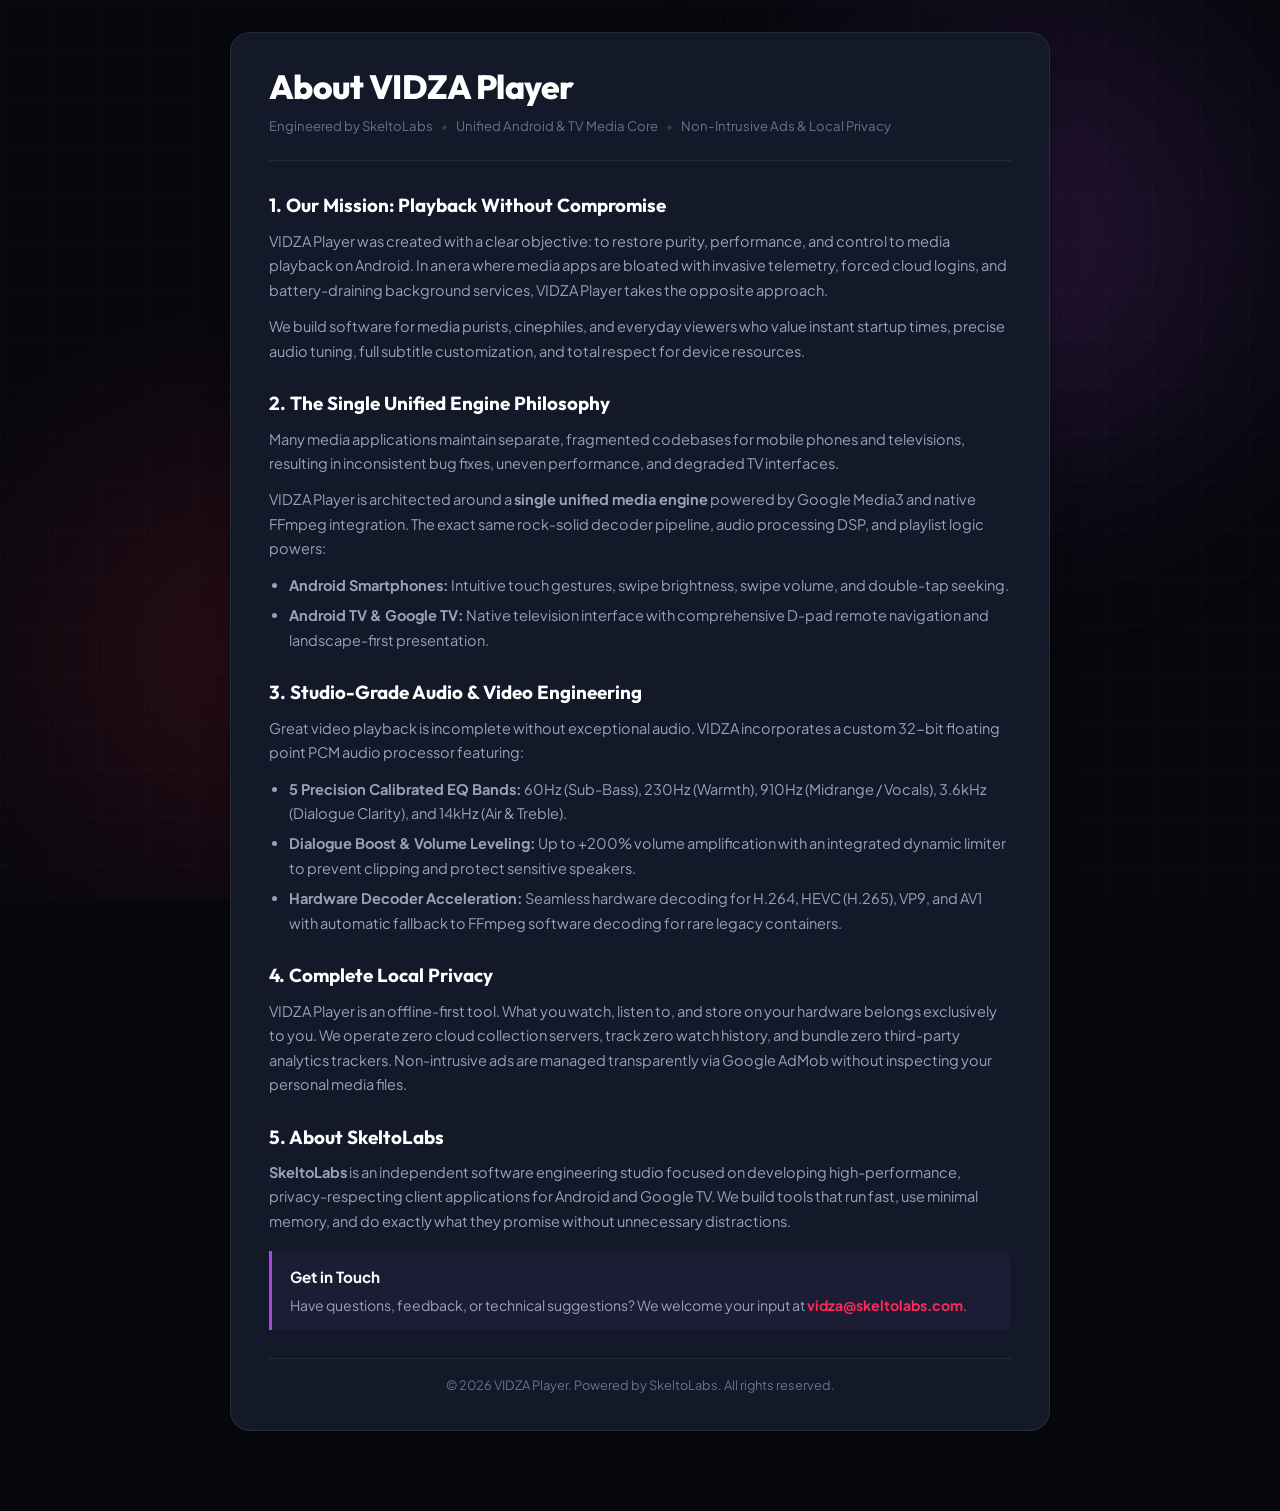
<file: about.html>
<!DOCTYPE html>
<html lang="en" data-theme="dark">

<head>
  <meta charset="UTF-8">
  <meta name="viewport" content="width=device-width, initial-scale=1.0, viewport-fit=cover">
  <title>About Us — VIDZA Player</title>

  <meta name="title" content="About Us — VIDZA Player">
  <meta name="description"
    content="Learn about SkeltoLabs and our mission behind VIDZA Player: high-performance, cinematic video and audio playback for Android and Android TV.">
  <meta name="author" content="SkeltoLabs">
  <meta name="theme-color" content="#07080D">

  <meta name="robots" content="index, follow, max-snippet:-1, max-image-preview:large, max-video-preview:-1">
  <meta name="googlebot" content="index, follow, max-snippet:-1, max-image-preview:large, max-video-preview:-1">
  <meta name="bingbot" content="index, follow, max-snippet:-1, max-image-preview:large, max-video-preview:-1">
  <link rel="canonical" href="https://vidza.skeltolabs.com/about.html">

  <!-- Open Graph -->
  <meta property="og:type" content="website">
  <meta property="og:url" content="https://vidza.skeltolabs.com/about.html">
  <meta property="og:site_name" content="Vidza Player">
  <meta property="og:title" content="About Us — VIDZA Player">
  <meta property="og:description"
    content="Learn about SkeltoLabs and our mission behind VIDZA Player: high-performance, cinematic video and audio playback for Android and Android TV.">
  <meta property="og:image" content="https://vidza.skeltolabs.com/assets/images/tv_preview.png">

  <!-- Twitter / X -->
  <meta name="twitter:card" content="summary_large_image">
  <meta name="twitter:url" content="https://vidza.skeltolabs.com/about.html">
  <meta name="twitter:title" content="About Us — VIDZA Player">
  <meta name="twitter:description"
    content="Learn about SkeltoLabs and our mission behind VIDZA Player: high-performance, cinematic video and audio playback for Android and Android TV.">
  <meta name="twitter:image" content="https://vidza.skeltolabs.com/assets/images/tv_preview.png">

  <!-- Favicon & Icons -->
  <link rel="icon" type="image/svg+xml" href="/favicon.svg">
  <link rel="icon" type="image/png" sizes="48x48" href="/favicon-48x48.png">
  <link rel="icon" type="image/png" sizes="96x96" href="/favicon-96x96.png">
  <link rel="icon" type="image/png" sizes="144x144" href="/favicon-144x144.png">
  <link rel="icon" type="image/png" sizes="192x192" href="/favicon-192x192.png">
  <link rel="icon" type="image/png" sizes="512x512" href="/favicon-512x512.png">
  <link rel="icon" type="image/x-icon" href="/favicon.ico">
  <link rel="shortcut icon" href="/favicon.ico">
  <link rel="apple-touch-icon" sizes="180x180" href="/apple-touch-icon.png">
  <link rel="manifest" href="/site.webmanifest">

  <!-- Schema.org Structured Data -->
  <script type="application/ld+json">
  {
    "@context": "https://schema.org",
    "@graph": [
      {
        "@type": "AboutPage",
        "@id": "https://vidza.skeltolabs.com/about.html#webpage",
        "url": "https://vidza.skeltolabs.com/about.html",
        "name": "About Us — VIDZA Player",
        "description": "Learn about SkeltoLabs and our mission behind VIDZA Player: high-performance, cinematic video and audio playback for Android and Android TV.",
        "isPartOf": {
          "@type": "WebSite",
          "@id": "https://vidza.skeltolabs.com/#website",
          "name": "Vidza Player",
          "url": "https://vidza.skeltolabs.com/"
        },
        "publisher": {
          "@type": "Organization",
          "@id": "https://vidza.skeltolabs.com/#organization",
          "name": "SkeltoLabs",
          "url": "https://vidza.skeltolabs.com/"
        },
        "inLanguage": "en"
      },
      {
        "@type": "BreadcrumbList",
        "@id": "https://vidza.skeltolabs.com/about.html#breadcrumb",
        "itemListElement": [
          {
            "@type": "ListItem",
            "position": 1,
            "name": "Home",
            "item": "https://vidza.skeltolabs.com/"
          },
          {
            "@type": "ListItem",
            "position": 2,
            "name": "About Us",
            "item": "https://vidza.skeltolabs.com/about.html"
          }
        ]
      }
    ]
  }
  </script>

  <link rel="preconnect" href="https://fonts.googleapis.com">
  <link rel="preconnect" href="https://fonts.gstatic.com" crossorigin>
  <link
    href="https://fonts.googleapis.com/css2?family=Outfit:wght@400;500;600;700;800&family=Plus+Jakarta+Sans:wght@300;400;500;600;700;800&family=JetBrains+Mono:wght@400;500&display=swap"
    rel="stylesheet">
  <link rel="stylesheet"
    href="https://fonts.googleapis.com/css2?family=Material+Symbols+Rounded:opsz,wght,FILL,GRAD@20..48,100..700,0..1,-50..200" />

  <link rel="stylesheet" href="css/animations.css">
  <link rel="stylesheet" href="css/style.css">
</head>

<body class="standalone-legal-body">

  <div class="ambient-mesh" aria-hidden="true">
    <div class="ambient-blob-purple"></div>
    <div class="ambient-blob-red"></div>
  </div>
  <div class="grid-overlay" aria-hidden="true"></div>

  <!-- Document Wrapper -->
  <div class="standalone-legal-page">
    <div class="legal-container">

      <!-- Single Self-Contained Bordered Card -->
      <article class="legal-doc-content">

        <!-- Document Header within the Border Line -->
        <header class="in-card-header">
          <h1 class="in-card-title">About VIDZA Player</h1>
          <div class="in-card-meta">
            <span>Engineered by SkeltoLabs</span>
            <span class="meta-dot">•</span>
            <span>Unified Android & TV Media Core</span>
            <span class="meta-dot">•</span>
            <span>Non-Intrusive Ads & Local Privacy</span>
          </div>
        </header>

        <!-- Document Sections -->
        <h2>1. Our Mission: Playback Without Compromise</h2>
        <p>
          VIDZA Player was created with a clear objective: to restore purity, performance, and control to media playback
          on Android. In an era where media apps are bloated with invasive telemetry, forced cloud logins, and
          battery-draining background services, VIDZA Player takes the opposite approach.
        </p>
        <p>
          We build software for media purists, cinephiles, and everyday viewers who value instant startup times, precise
          audio tuning, full subtitle customization, and total respect for device resources.
        </p>

        <h2>2. The Single Unified Engine Philosophy</h2>
        <p>
          Many media applications maintain separate, fragmented codebases for mobile phones and televisions, resulting
          in inconsistent bug fixes, uneven performance, and degraded TV interfaces.
        </p>
        <p>
          VIDZA Player is architected around a <strong>single unified media engine</strong> powered by Google Media3 and
          native FFmpeg integration. The exact same rock-solid decoder pipeline, audio processing DSP, and playlist
          logic powers:
        </p>
        <ul>
          <li><strong>Android Smartphones:</strong> Intuitive touch gestures, swipe brightness, swipe volume, and
            double-tap seeking.</li>
          <li><strong>Android TV & Google TV:</strong> Native television interface with comprehensive D-pad remote
            navigation and landscape-first presentation.</li>
        </ul>

        <h2>3. Studio-Grade Audio & Video Engineering</h2>
        <p>
          Great video playback is incomplete without exceptional audio. VIDZA incorporates a custom 32-bit floating
          point PCM audio processor featuring:
        </p>
        <ul>
          <li><strong>5 Precision Calibrated EQ Bands:</strong> 60Hz (Sub-Bass), 230Hz (Warmth), 910Hz (Midrange /
            Vocals), 3.6kHz (Dialogue Clarity), and 14kHz (Air & Treble).</li>
          <li><strong>Dialogue Boost & Volume Leveling:</strong> Up to +200% volume amplification with an integrated
            dynamic limiter to prevent clipping and protect sensitive speakers.</li>
          <li><strong>Hardware Decoder Acceleration:</strong> Seamless hardware decoding for H.264, HEVC (H.265), VP9,
            and AV1 with automatic fallback to FFmpeg software decoding for rare legacy containers.</li>
        </ul>

        <h2>4. Complete Local Privacy</h2>
        <p>
          VIDZA Player is an offline-first tool. What you watch, listen to, and store on your hardware belongs
          exclusively to you. We operate zero cloud collection servers, track zero watch history, and bundle zero
          third-party analytics trackers. Non-intrusive ads are managed transparently via Google AdMob without
          inspecting your personal media files.
        </p>

        <h2>5. About SkeltoLabs</h2>
        <p>
          <strong>SkeltoLabs</strong> is an independent software engineering studio focused on developing
          high-performance, privacy-respecting client applications for Android and Google TV. We build tools that run
          fast, use minimal memory, and do exactly what they promise without unnecessary distractions.
        </p>

        <div class="legal-callout">
          <div class="legal-callout-title">
            Get in Touch
          </div>
          <p style="margin-bottom: 0;">
            Have questions, feedback, or technical suggestions? We welcome your input at <a
              href="mailto:vidza@skeltolabs.com"
              style="color: var(--red-primary); font-weight: 700;">vidza@skeltolabs.com</a>.
          </p>
        </div>

        <!-- In-Card Footer Stamp within the Border Line -->
        <div class="in-card-footer">
          &copy; 2026 VIDZA Player. Powered by SkeltoLabs. All rights reserved.
        </div>

      </article>

    </div>
  </div>

  <script src="js/main.js"></script>
</body>

</html>
</file>
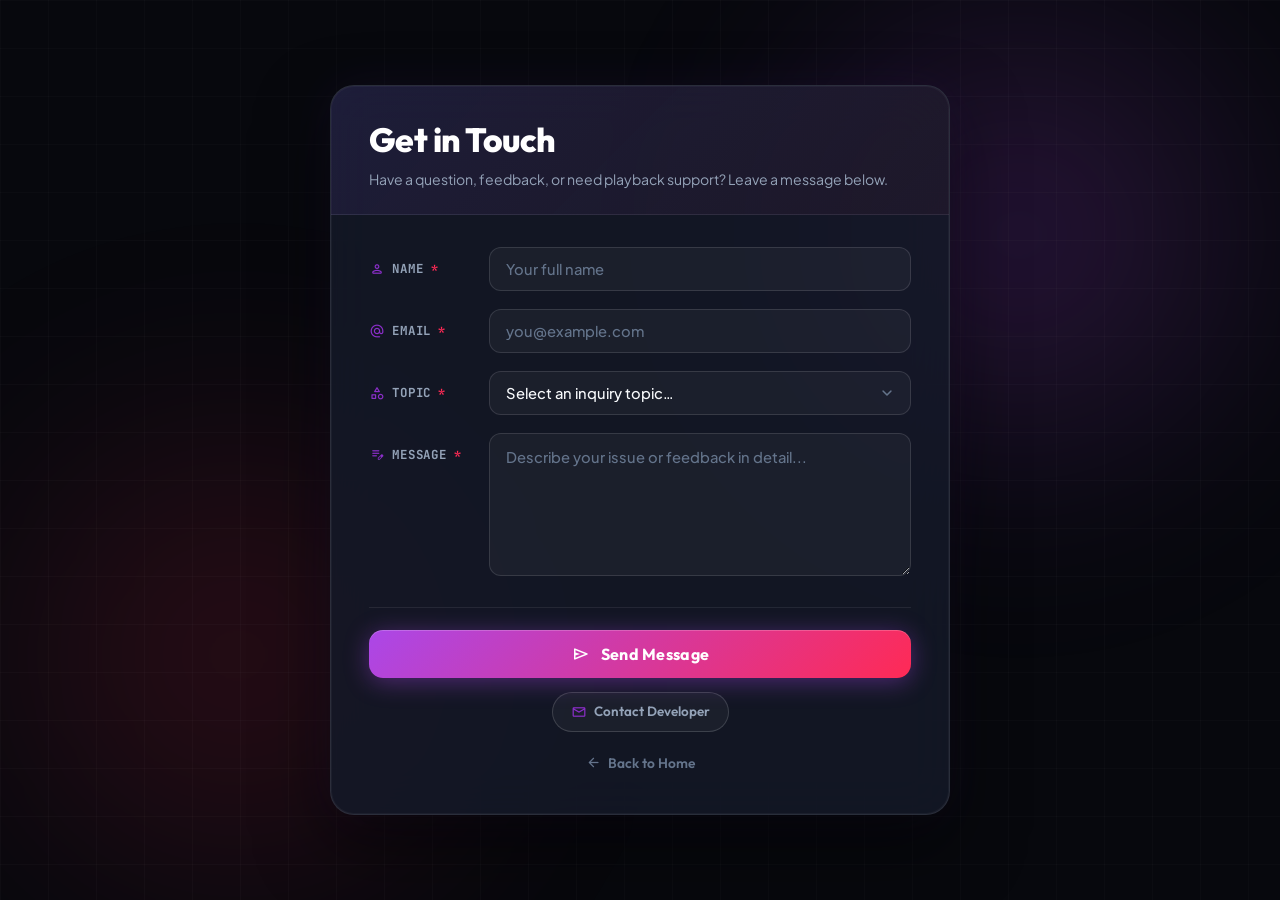
<file: contact.html>
<!DOCTYPE html>
<html lang="en" data-theme="dark">

<head>
  <meta charset="UTF-8">
  <meta name="viewport" content="width=device-width, initial-scale=1.0, viewport-fit=cover">
  <title>Contact — VIDZA Player</title>

  <meta name="title" content="Contact — VIDZA Player">
  <meta name="description"
    content="Contact SkeltoLabs for direct technical support, bug reports, feature requests, or developer inquiries for VIDZA Player.">
  <meta name="author" content="SkeltoLabs">
  <meta name="theme-color" content="#07080D">

  <meta name="robots" content="index, follow, max-snippet:-1, max-image-preview:large, max-video-preview:-1">
  <meta name="googlebot" content="index, follow, max-snippet:-1, max-image-preview:large, max-video-preview:-1">
  <meta name="bingbot" content="index, follow, max-snippet:-1, max-image-preview:large, max-video-preview:-1">

  <link rel="canonical" href="https://vidza.skeltolabs.com/contact.html">
  <meta property="og:type" content="website">
  <meta property="og:url" content="https://vidza.skeltolabs.com/contact.html">
  <meta property="og:site_name" content="Vidza Player">
  <meta property="og:title" content="Contact — VIDZA Player">
  <meta property="og:description"
    content="Contact SkeltoLabs for direct technical support, bug reports, feature requests, or developer inquiries for VIDZA Player.">
  <meta property="og:image" content="https://vidza.skeltolabs.com/assets/images/tv_preview.png">

  <!-- Twitter / X -->
  <meta name="twitter:card" content="summary_large_image">
  <meta name="twitter:url" content="https://vidza.skeltolabs.com/contact.html">
  <meta name="twitter:title" content="Contact — VIDZA Player">
  <meta name="twitter:description" content="Contact SkeltoLabs for direct technical support, bug reports, feature requests, or developer inquiries for VIDZA Player.">
  <meta name="twitter:image" content="https://vidza.skeltolabs.com/assets/images/tv_preview.png">

  <!-- Favicon & Icons -->
  <link rel="icon" type="image/svg+xml" href="/favicon.svg">
  <link rel="icon" type="image/png" sizes="48x48" href="/favicon-48x48.png">
  <link rel="icon" type="image/png" sizes="96x96" href="/favicon-96x96.png">
  <link rel="icon" type="image/png" sizes="144x144" href="/favicon-144x144.png">
  <link rel="icon" type="image/png" sizes="192x192" href="/favicon-192x192.png">
  <link rel="icon" type="image/png" sizes="512x512" href="/favicon-512x512.png">
  <link rel="icon" type="image/x-icon" href="/favicon.ico">
  <link rel="shortcut icon" href="/favicon.ico">
  <link rel="apple-touch-icon" sizes="180x180" href="/apple-touch-icon.png">
  <link rel="manifest" href="/site.webmanifest">

  <!-- Schema.org Structured Data -->
  <script type="application/ld+json">
  {
    "@context": "https://schema.org",
    "@graph": [
      {
        "@type": "ContactPage",
        "@id": "https://vidza.skeltolabs.com/contact.html#webpage",
        "url": "https://vidza.skeltolabs.com/contact.html",
        "name": "Contact Support — VIDZA Player",
        "description": "Contact SkeltoLabs for technical support, bug reports, feature requests, or developer inquiries for VIDZA Player.",
        "isPartOf": {
          "@type": "WebSite",
          "@id": "https://vidza.skeltolabs.com/#website",
          "name": "Vidza Player",
          "url": "https://vidza.skeltolabs.com/"
        },
        "publisher": {
          "@type": "Organization",
          "@id": "https://vidza.skeltolabs.com/#organization",
          "name": "SkeltoLabs",
          "url": "https://vidza.skeltolabs.com/"
        },
        "inLanguage": "en"
      },
      {
        "@type": "BreadcrumbList",
        "@id": "https://vidza.skeltolabs.com/contact.html#breadcrumb",
        "itemListElement": [
          {
            "@type": "ListItem",
            "position": 1,
            "name": "Home",
            "item": "https://vidza.skeltolabs.com/"
          },
          {
            "@type": "ListItem",
            "position": 2,
            "name": "Contact Support",
            "item": "https://vidza.skeltolabs.com/contact.html"
          }
        ]
      }
    ]
  }
  </script>
  <link rel="preconnect" href="https://fonts.googleapis.com">
  <link rel="preconnect" href="https://fonts.gstatic.com" crossorigin>
  <link
    href="https://fonts.googleapis.com/css2?family=Outfit:wght@400;500;600;700;800&family=Plus+Jakarta+Sans:wght@300;400;500;600;700;800&family=JetBrains+Mono:wght@400;500;600;700&display=swap"
    rel="stylesheet">
  <link rel="stylesheet"
    href="https://fonts.googleapis.com/css2?family=Material+Symbols+Rounded:opsz,wght,FILL,GRAD@20..48,100..700,0..1,-50..200" />

  <link rel="stylesheet" href="css/animations.css">
  <link rel="stylesheet" href="css/style.css">

  <script>
    (function () {
      try {
        var savedTheme = localStorage.getItem('vidza_theme');
        if (savedTheme) {
          document.documentElement.setAttribute('data-theme', savedTheme);
        }
      } catch (e) { }
    })();
  </script>

  <style>
    /* ==========================================================================
       CLEAN MINIMAL CONTACT PAGE — PERFECT DESKTOP & MOBILE
       ========================================================================== */

    body.standalone-legal-body {
      background-color: var(--bg-dark);
      color: var(--text-primary);
      transition: background-color 0.25s ease, color 0.25s ease;
      min-height: 100vh;
      display: flex;
      flex-direction: column;
      justify-content: center;
      align-items: center;
      padding: 40px 20px;
      box-sizing: border-box;
      position: relative;
    }

    /* ── Main Form Card ── */
    .contact-card {
      width: 100%;
      max-width: 620px;
      background: rgba(20, 25, 41, 0.85);
      border: 1px solid rgba(255, 255, 255, 0.1);
      border-radius: 24px;
      backdrop-filter: blur(24px);
      -webkit-backdrop-filter: blur(24px);
      overflow: hidden;
      box-shadow:
        0 0 0 1px rgba(255, 255, 255, 0.04) inset,
        0 30px 70px rgba(0, 0, 0, 0.55),
        0 0 50px rgba(139, 92, 246, 0.08);
      position: relative;
      z-index: 2;
      transition: background 0.25s ease, border-color 0.25s ease, box-shadow 0.25s ease;
    }

    [data-theme="light"] .contact-card {
      background: #FFFFFF;
      border: 1px solid rgba(15, 23, 42, 0.1);
      box-shadow:
        0 20px 50px rgba(15, 23, 42, 0.08),
        0 2px 8px rgba(15, 23, 42, 0.04),
        0 0 40px rgba(139, 47, 201, 0.05);
    }

    /* ── Card Header (Plain & Clean) ── */
    .contact-card-header {
      padding: 34px 38px 24px;
      border-bottom: 1px solid rgba(255, 255, 255, 0.08);
      background: linear-gradient(135deg, rgba(139, 92, 246, 0.1) 0%, rgba(255, 42, 85, 0.04) 100%);
      transition: background 0.25s ease, border-color 0.25s ease;
    }

    [data-theme="light"] .contact-card-header {
      background: linear-gradient(135deg, rgba(139, 47, 201, 0.06) 0%, rgba(255, 42, 85, 0.03) 100%);
      border-bottom: 1px solid rgba(15, 23, 42, 0.08);
    }

    .contact-card-title {
      font-family: 'Outfit', sans-serif;
      font-size: clamp(1.6rem, 4.5vw, 2.1rem);
      font-weight: 800;
      color: var(--text-white);
      margin: 0 0 8px;
      line-height: 1.2;
      letter-spacing: -0.015em;
      transition: color 0.25s ease;
    }

    .contact-card-sub {
      font-size: 0.88rem;
      color: var(--text-secondary);
      margin: 0;
      line-height: 1.5;
      transition: color 0.25s ease;
    }

    /* ── Form Body ── */
    .contact-form-body {
      padding: 32px 38px 36px;
    }

    /* ── Table-style Form ── */
    .form-table {
      width: 100%;
      border-collapse: separate;
      border-spacing: 0;
      margin-bottom: 24px;
    }

    .form-table tr:not(:last-child) td {
      padding-bottom: 18px;
    }

    .form-table td.field-label {
      width: 120px;
      vertical-align: top;
      padding-top: 12px;
      padding-right: 18px;
    }

    .form-table td.field-label label {
      display: flex;
      align-items: center;
      gap: 7px;
      font-size: 0.78rem;
      font-weight: 700;
      color: var(--text-secondary);
      text-transform: uppercase;
      letter-spacing: 0.07em;
      font-family: 'JetBrains Mono', monospace;
      white-space: nowrap;
      transition: color 0.25s ease;
    }

    .form-table td.field-label label .material-symbols-rounded {
      font-size: 16px;
      color: var(--purple-primary);
    }

    .form-table td.field-label label .req {
      color: var(--red-primary);
      font-size: 0.95em;
      font-weight: 700;
    }

    .form-table td.field-input {
      vertical-align: top;
    }

    /* ── Form Inputs ── */
    .cf-input,
    .cf-select,
    .cf-textarea {
      width: 100%;
      background: rgba(255, 255, 255, 0.04);
      border: 1px solid rgba(255, 255, 255, 0.12);
      border-radius: 12px;
      padding: 12px 16px;
      font-family: 'Plus Jakarta Sans', sans-serif;
      font-size: 0.92rem;
      font-weight: 500;
      color: var(--text-primary);
      outline: none;
      transition: border-color 0.2s ease, box-shadow 0.2s ease, background 0.2s ease, color 0.2s ease;
      box-sizing: border-box;
      -webkit-appearance: none;
      appearance: none;
    }

    [data-theme="light"] .cf-input,
    [data-theme="light"] .cf-select,
    [data-theme="light"] .cf-textarea {
      background: #F8FAFC;
      border: 1px solid rgba(15, 23, 42, 0.16);
      color: #0F172A;
    }

    .cf-input::placeholder,
    .cf-textarea::placeholder {
      color: var(--text-muted);
    }

    .cf-input:hover,
    .cf-select:hover,
    .cf-textarea:hover {
      border-color: rgba(171, 71, 232, 0.45);
    }

    [data-theme="light"] .cf-input:hover,
    [data-theme="light"] .cf-select:hover,
    [data-theme="light"] .cf-textarea:hover {
      border-color: rgba(139, 47, 201, 0.4);
    }

    .cf-input:focus,
    .cf-select:focus,
    .cf-textarea:focus {
      border-color: var(--purple-primary);
      background: rgba(139, 92, 246, 0.06);
      box-shadow: 0 0 0 3px rgba(171, 71, 232, 0.2);
    }

    [data-theme="light"] .cf-input:focus,
    [data-theme="light"] .cf-select:focus,
    [data-theme="light"] .cf-textarea:focus {
      background: #FFFFFF;
      border-color: var(--purple-primary);
      box-shadow: 0 0 0 3px rgba(139, 47, 201, 0.15);
    }

    .select-wrap {
      position: relative;
    }

    .select-wrap .select-arrow {
      position: absolute;
      right: 14px;
      top: 50%;
      transform: translateY(-50%);
      font-size: 20px;
      color: var(--text-muted);
      pointer-events: none;
      transition: color 0.2s ease;
    }

    .select-wrap:focus-within .select-arrow {
      color: var(--purple-primary);
    }

    .cf-select {
      padding-right: 42px;
      cursor: pointer;
    }

    .cf-select option {
      background: #141929;
      color: #F8FAFC;
      font-family: 'Plus Jakarta Sans', sans-serif;
      padding: 8px 12px;
    }

    [data-theme="light"] .cf-select option {
      background: #FFFFFF;
      color: #0F172A;
    }

    .cf-select optgroup {
      font-family: 'Outfit', sans-serif;
      font-weight: 700;
      color: var(--purple-primary);
      background: inherit;
    }

    .cf-textarea {
      resize: vertical;
      min-height: 110px;
      line-height: 1.6;
    }

    .form-divider {
      height: 1px;
      background: rgba(255, 255, 255, 0.08);
      margin: 0 0 22px;
      transition: background 0.25s ease;
    }

    [data-theme="light"] .form-divider {
      background: rgba(15, 23, 42, 0.08);
    }

    /* ── Action Buttons ── */
    .contact-send-btn {
      width: 100%;
      display: flex;
      align-items: center;
      justify-content: center;
      gap: 10px;
      padding: 14px 28px;
      border: none;
      border-radius: 14px;
      background: linear-gradient(135deg, #AB47E8 0%, #FF2A55 100%);
      color: #FFFFFF;
      font-family: 'Outfit', sans-serif;
      font-size: 1rem;
      font-weight: 700;
      letter-spacing: 0.02em;
      cursor: pointer;
      position: relative;
      overflow: hidden;
      transition: transform 0.2s ease, box-shadow 0.2s ease, opacity 0.2s ease;
      box-shadow: 0 4px 24px rgba(171, 71, 232, 0.4), 0 1px 0 rgba(255, 255, 255, 0.2) inset;
    }

    .contact-send-btn::before {
      content: '';
      position: absolute;
      inset: 0;
      background: linear-gradient(135deg, rgba(255, 255, 255, 0.15), transparent);
      opacity: 0;
      transition: opacity 0.2s ease;
    }

    .contact-send-btn:hover:not(:disabled) {
      transform: translateY(-2px);
      box-shadow: 0 8px 32px rgba(171, 71, 232, 0.5), 0 1px 0 rgba(255, 255, 255, 0.25) inset;
    }

    .contact-send-btn:hover::before {
      opacity: 1;
    }

    .contact-send-btn:active:not(:disabled) {
      transform: translateY(0);
    }

    .contact-send-btn:disabled {
      opacity: 0.75;
      cursor: not-allowed;
      transform: none;
    }

    .contact-send-btn .material-symbols-rounded {
      font-size: 20px;
    }

    .btn-spinner {
      width: 18px;
      height: 18px;
      border: 2px solid rgba(255, 255, 255, 0.35);
      border-top-color: #FFFFFF;
      border-radius: 50%;
      animation: btnSpin 0.7s linear infinite;
      display: inline-block;
    }

    @keyframes btnSpin {
      to {
        transform: rotate(360deg);
      }
    }

    /* ── Minimal Compact Contact Developer Button ── */
    .contact-dev-wrap {
      display: flex;
      justify-content: center;
      margin-top: 14px;
    }

    .contact-dev-btn {
      display: inline-flex;
      align-items: center;
      gap: 7px;
      padding: 8px 18px;
      border-radius: 9999px;
      background: rgba(255, 255, 255, 0.04);
      border: 1px solid var(--border-medium);
      color: var(--text-secondary);
      font-family: 'Outfit', sans-serif;
      font-size: 0.84rem;
      font-weight: 600;
      text-decoration: none;
      transition: all 0.2s ease;
      box-sizing: border-box;
    }

    [data-theme="light"] .contact-dev-btn {
      background: rgba(15, 23, 42, 0.04);
      color: #475569;
    }

    .contact-dev-btn:hover {
      background: rgba(139, 92, 246, 0.12);
      border-color: var(--purple-primary);
      color: var(--text-white);
      transform: translateY(-1px);
      box-shadow: 0 4px 14px rgba(139, 92, 246, 0.2);
    }

    [data-theme="light"] .contact-dev-btn:hover {
      background: rgba(139, 47, 201, 0.08);
      border-color: var(--purple-primary);
      color: #7C24B5;
    }

    .contact-dev-btn .material-symbols-rounded {
      font-size: 16px;
      color: var(--purple-primary);
    }

    /* ── Bottom Navigation Link ── */
    .contact-card-footer {
      margin-top: 20px;
      text-align: center;
    }

    .contact-bottom-link {
      display: inline-flex;
      align-items: center;
      gap: 6px;
      color: var(--text-muted);
      font-family: 'Outfit', sans-serif;
      font-size: 0.86rem;
      font-weight: 600;
      text-decoration: none;
      transition: color 0.2s ease;
    }

    .contact-bottom-link:hover {
      color: var(--text-white);
    }

    [data-theme="light"] .contact-bottom-link:hover {
      color: #0F172A;
    }

    .contact-bottom-link .material-symbols-rounded {
      font-size: 17px;
    }

    /* ==========================================================================
       IN-PAGE SUCCESS CONFIRMATION STATE (Message Sent)
       ========================================================================== */
    .contact-success-section {
      padding: 44px 34px 38px;
      display: flex;
      flex-direction: column;
      align-items: center;
      text-align: center;
      animation: successFadeIn 0.35s cubic-bezier(0.16, 1, 0.3, 1) forwards;
    }

    @keyframes successFadeIn {
      from {
        opacity: 0;
        transform: translateY(14px) scale(0.98);
      }

      to {
        opacity: 1;
        transform: translateY(0) scale(1);
      }
    }

    /* ── Animated Right Tick Mark ── */
    .success-tick-wrap {
      width: 78px;
      height: 78px;
      margin: 0 auto 20px;
      display: flex;
      align-items: center;
      justify-content: center;
      position: relative;
    }

    .tick-svg {
      width: 78px;
      height: 78px;
      border-radius: 50%;
      display: block;
      stroke-width: 3.5;
      stroke: #10B981;
      stroke-miterlimit: 10;
      box-shadow: inset 0 0 0 rgba(16, 185, 129, 0.2);
      animation: tickFill 0.4s ease-in-out 0.4s forwards, tickScale 0.35s ease-in-out 0.75s both;
    }

    .tick-circle {
      stroke-dasharray: 166;
      stroke-dashoffset: 166;
      stroke-width: 3.5;
      stroke-miterlimit: 10;
      stroke: #10B981;
      fill: rgba(16, 185, 129, 0.08);
      animation: strokeCircle 0.6s cubic-bezier(0.65, 0, 0.45, 1) forwards;
    }

    .tick-check {
      transform-origin: 50% 50%;
      stroke-dasharray: 48;
      stroke-dashoffset: 48;
      stroke-width: 4;
      stroke: #10B981;
      stroke-linecap: round;
      stroke-linejoin: round;
      animation: strokeCheck 0.35s cubic-bezier(0.65, 0, 0.45, 1) 0.5s forwards;
    }

    @keyframes strokeCircle {
      100% {
        stroke-dashoffset: 0;
      }
    }

    @keyframes strokeCheck {
      100% {
        stroke-dashoffset: 0;
      }
    }

    @keyframes tickFill {
      100% {
        box-shadow: inset 0 0 0 40px rgba(16, 185, 129, 0.12), 0 0 28px rgba(16, 185, 129, 0.35);
      }
    }

    @keyframes tickScale {
      0%, 100% {
        transform: none;
      }
      50% {
        transform: scale3d(1.12, 1.12, 1);
      }
    }

    .success-title {
      font-family: 'Outfit', sans-serif;
      font-size: clamp(1.5rem, 4vw, 1.95rem);
      font-weight: 800;
      color: var(--text-white);
      margin: 0 0 8px;
      letter-spacing: -0.015em;
      transition: color 0.25s ease;
    }

    .success-sub {
      font-size: 0.94rem;
      color: var(--text-secondary);
      max-width: 460px;
      line-height: 1.55;
      margin: 0 0 28px;
      transition: color 0.25s ease;
    }

    .success-sub strong {
      color: var(--text-primary);
    }

    .success-dev-wrap {
      margin-top: 14px;
      display: flex;
      justify-content: center;
      width: 100%;
    }

    .contact-dev-btn.compact-small {
      padding: 6px 14px;
      font-size: 0.78rem;
      gap: 6px;
      border-radius: 9999px;
      opacity: 0.85;
      border: 1px solid var(--border-medium);
      background: rgba(255, 255, 255, 0.03);
    }

    .contact-dev-btn.compact-small:hover {
      opacity: 1;
      background: rgba(139, 92, 246, 0.12);
      border-color: var(--purple-primary);
      transform: translateY(-1px);
    }

    /* Success Buttons */
    .success-actions {
      display: flex;
      gap: 12px;
      width: 100%;
      max-width: 480px;
      flex-wrap: wrap;
    }

    .btn-send-another {
      flex: 1;
      min-width: 160px;
      padding: 12px 18px;
      border-radius: 12px;
      background: rgba(255, 255, 255, 0.06);
      border: 1px solid var(--border-medium);
      color: var(--text-white);
      font-family: 'Outfit', sans-serif;
      font-size: 0.92rem;
      font-weight: 700;
      cursor: pointer;
      display: flex;
      align-items: center;
      justify-content: center;
      gap: 8px;
      transition: all 0.2s ease;
    }

    [data-theme="light"] .btn-send-another {
      background: rgba(15, 23, 42, 0.05);
      color: #0F172A;
    }

    .btn-send-another:hover {
      background: rgba(255, 255, 255, 0.1);
      border-color: var(--purple-primary);
      transform: translateY(-1px);
    }

    .btn-success-home {
      flex: 1;
      min-width: 160px;
      padding: 12px 18px;
      border-radius: 12px;
      background: linear-gradient(135deg, #AB47E8 0%, #FF2A55 100%);
      color: #FFFFFF;
      font-family: 'Outfit', sans-serif;
      font-size: 0.92rem;
      font-weight: 700;
      text-decoration: none;
      display: flex;
      align-items: center;
      justify-content: center;
      gap: 8px;
      box-shadow: 0 4px 20px var(--purple-glow);
      transition: all 0.2s ease;
    }

    .btn-success-home:hover {
      transform: translateY(-1px);
      box-shadow: 0 6px 26px var(--purple-glow);
    }

    /* ── Floating Toast Notification ── */
    .contact-toast {
      position: fixed;
      bottom: 32px;
      left: 50%;
      transform: translateX(-50%) translateY(20px);
      background: rgba(16, 20, 34, 0.96);
      border: 1px solid rgba(171, 71, 232, 0.4);
      border-radius: 14px;
      padding: 14px 24px;
      display: flex;
      align-items: center;
      gap: 10px;
      font-size: 0.88rem;
      font-weight: 600;
      color: #FFFFFF;
      backdrop-filter: blur(20px);
      box-shadow: 0 8px 32px rgba(0, 0, 0, 0.5);
      opacity: 0;
      visibility: hidden;
      transition: opacity 0.3s ease, transform 0.3s ease, visibility 0s 0.3s;
      z-index: 9999;
      white-space: nowrap;
    }

    [data-theme="light"] .contact-toast {
      background: rgba(255, 255, 255, 0.98);
      border: 1px solid rgba(139, 47, 201, 0.3);
      color: #0F172A;
      box-shadow: 0 10px 30px rgba(15, 23, 42, 0.12);
    }

    .contact-toast.show {
      opacity: 1;
      visibility: visible;
      transform: translateX(-50%) translateY(0);
      transition: opacity 0.3s ease, transform 0.3s ease;
    }

    .contact-toast .material-symbols-rounded {
      font-size: 20px;
      color: var(--purple-primary);
    }

    /* ── Mobile Responsive Layout ── */
    @media (max-width: 600px) {
      body.standalone-legal-body {
        padding: 24px 14px 40px;
      }

      .contact-card {
        border-radius: 20px;
      }

      .contact-card-header {
        padding: 24px 20px 18px;
      }

      .contact-form-body {
        padding: 20px 18px 24px;
      }

      .contact-success-section {
        padding: 30px 16px 26px;
      }

      /* Stack table cells into full width */
      .form-table,
      .form-table tbody,
      .form-table tr,
      .form-table td {
        display: block;
        width: 100% !important;
      }

      .form-table tr:not(:last-child) td {
        padding-bottom: 0;
      }

      .form-table td.field-label {
        padding-top: 0;
        padding-right: 0;
        padding-bottom: 7px;
      }

      .form-table td.field-input {
        padding-bottom: 15px;
      }

      .success-actions {
        flex-direction: column;
      }

      .btn-send-another,
      .btn-success-home {
        width: 100%;
        min-width: unset;
      }

      .contact-toast {
        white-space: normal;
        text-align: center;
        max-width: calc(100vw - 32px);
      }
    }
  </style>
</head>

<body class="standalone-legal-body">

  <div class="ambient-mesh" aria-hidden="true">
    <div class="ambient-blob-purple"></div>
    <div class="ambient-blob-red"></div>
  </div>
  <div class="grid-overlay" aria-hidden="true"></div>

  <!-- Main Card -->
  <main class="contact-card" id="contactCard">

    <!-- ==========================================
         STEP 1: Plain & Clean Contact Form
         ========================================== -->
    <div id="contactFormSection">

      <!-- Plain Card Header -->
      <div class="contact-card-header">
        <h1 class="contact-card-title">Get in Touch</h1>
        <p class="contact-card-sub">
          Have a question, feedback, or need playback support? Leave a message below.
        </p>
      </div>

      <!-- Card Body -->
      <div class="contact-form-body">

        <!-- Table Form -->
        <form id="contactForm" novalidate>
          <table class="form-table">
            <tbody>

              <!-- Name -->
              <tr>
                <td class="field-label">
                  <label for="cf-name">
                    <span class="material-symbols-rounded">person</span>
                    Name <span class="req">*</span>
                  </label>
                </td>
                <td class="field-input">
                  <input id="cf-name" class="cf-input" type="text" name="name" placeholder="Your full name" required
                    autocomplete="name">
                </td>
              </tr>

              <!-- Email -->
              <tr>
                <td class="field-label">
                  <label for="cf-email">
                    <span class="material-symbols-rounded">alternate_email</span>
                    Email <span class="req">*</span>
                  </label>
                </td>
                <td class="field-input">
                  <input id="cf-email" class="cf-input" type="email" name="email" placeholder="you@example.com" required
                    autocomplete="email">
                </td>
              </tr>

              <!-- Topic / Issue Category -->
              <tr>
                <td class="field-label">
                  <label for="cf-subject">
                    <span class="material-symbols-rounded">category</span>
                    Topic <span class="req">*</span>
                  </label>
                </td>
                <td class="field-input">
                  <div class="select-wrap">
                    <select id="cf-subject" class="cf-select" name="subject" required>
                      <option value="" disabled selected>Select an inquiry topic&hellip;</option>
                      <optgroup label="Playback &amp; Hardware">
                        <option value="Playback Issue">Playback Issue (stutter, black screen, no audio)</option>
                        <option value="Subtitle Problem">Subtitle / Closed Caption Problem</option>
                        <option value="Codec / Format Support">Codec or Media Format Not Supported</option>
                        <option value="Crash / App Stability">Crash or App Stability Issue</option>
                        <option value="Network / Streaming Error">Network / Stream Playback Error</option>
                        <option value="Android TV Issue">Android TV / Google TV Display Issue</option>
                      </optgroup>
                      <optgroup label="Experience &amp; Features">
                        <option value="Feature Request">Feature Request</option>
                        <option value="UI / UX Feedback">UI / UX Design Feedback</option>
                        <option value="Performance / Battery">Performance or Battery Efficiency</option>
                        <option value="Audio / Equalizer Issue">Audio DSP / Equalizer Inquiry</option>
                      </optgroup>
                      <optgroup label="General &amp; Partnership">
                        <option value="General Inquiry">General Product Inquiry</option>
                        <option value="Business / Partnership">Business or Licensing Inquiry</option>
                        <option value="Other">Other Inquiry</option>
                      </optgroup>
                    </select>
                    <span class="material-symbols-rounded select-arrow">expand_more</span>
                  </div>
                </td>
              </tr>

              <!-- Message -->
              <tr>
                <td class="field-label">
                  <label for="cf-message">
                    <span class="material-symbols-rounded">edit_note</span>
                    Message <span class="req">*</span>
                  </label>
                </td>
                <td class="field-input">
                  <textarea id="cf-message" class="cf-textarea" name="message" rows="5"
                    placeholder="Describe your issue or feedback in detail..." required></textarea>
                </td>
              </tr>

            </tbody>
          </table>

          <div class="form-divider"></div>

          <!-- Send Message Button -->
          <button type="submit" class="contact-send-btn" id="sendBtn">
            <span class="btn-spinner" id="btnSpinner" style="display: none;"></span>
            <span class="material-symbols-rounded" id="btnIcon">send</span>
            <span id="btnText">Send Message</span>
          </button>

          <!-- Minimal Compact Contact Developer Button (Hidden Email) -->
          <div class="contact-dev-wrap">
            <a href="mailto:support@skeltolabs.com?subject=VIDZA%20Player%20-%20Developer%20Inquiry" class="contact-dev-btn"
              id="contactDevBtn" title="Contact Developer">
              <span class="material-symbols-rounded">mail</span>
              <span>Contact Developer</span>
            </a>
          </div>

          <!-- Bottom Back Link -->
          <div class="contact-card-footer">
            <a href="index.html" class="contact-bottom-link">
              <span class="material-symbols-rounded">arrow_back</span>
              <span>Back to Home</span>
            </a>
          </div>

        </form>

      </div>
    </div>

    <!-- ==========================================
         STEP 2: In-Page Success State (Message Sent)
         ========================================== -->
    <div id="contactSuccessSection" class="contact-success-section" style="display: none;">

      <!-- Animated Right Tick Mark -->
      <div class="success-tick-wrap">
        <svg class="tick-svg" xmlns="http://www.w3.org/2000/svg" viewBox="0 0 52 52">
          <circle class="tick-circle" cx="26" cy="26" r="23" fill="none" />
          <path class="tick-check" fill="none" d="M14.1 27.2l7.1 7.2 16.7-16.8" />
        </svg>
      </div>

      <h2 class="success-title">Message Sent!</h2>
      <p class="success-sub">
        Thank you, <strong id="successSenderName">there</strong>! Your message has been received. We will get back to you shortly.
      </p>

      <!-- Action Buttons: Home and Send Another -->
      <div class="success-actions">
        <a href="index.html" class="btn-success-home">
          <span class="material-symbols-rounded">home</span>
          <span>Back to Home</span>
        </a>
        <button type="button" class="btn-send-another" id="btnSendAnother">
          <span class="material-symbols-rounded">edit_note</span>
          <span>Send Another</span>
        </button>
      </div>

      <!-- Compact Small Contact Developer Below Buttons -->
      <div class="success-dev-wrap">
        <a href="mailto:support@skeltolabs.com?subject=VIDZA%20Player%20-%20Developer%20Inquiry" class="contact-dev-btn compact-small" title="Contact Developer">
          <span class="material-symbols-rounded" style="font-size: 15px;">mail</span>
          <span>Contact Developer</span>
        </a>
      </div>

    </div>

  </main>

  <!-- Toast Notification -->
  <div class="contact-toast" id="contactToast" role="status" aria-live="polite">
    <span class="material-symbols-rounded">mark_email_read</span>
    <span id="toastMsg">Message sent successfully!</span>
  </div>

  <script src="js/main.js"></script>
  <script>
    (function () {
      var form = document.getElementById('contactForm');
      var formSection = document.getElementById('contactFormSection');
      var successSection = document.getElementById('contactSuccessSection');
      var sendBtn = document.getElementById('sendBtn');
      var btnSpinner = document.getElementById('btnSpinner');
      var btnIcon = document.getElementById('btnIcon');
      var btnText = document.getElementById('btnText');
      var btnSendAnother = document.getElementById('btnSendAnother');

      var toast = document.getElementById('contactToast');
      var toastMsg = document.getElementById('toastMsg');

      function showToast(message) {
        if (!toast || !toastMsg) return;
        toastMsg.textContent = message;
        toast.classList.add('show');
        setTimeout(function () {
          toast.classList.remove('show');
        }, 3600);
      }

      function markError(el) {
        el.style.borderColor = 'rgba(255, 42, 85, 0.85)';
        el.style.boxShadow = '0 0 0 3px rgba(255, 42, 85, 0.2)';
        function clear() {
          el.style.borderColor = '';
          el.style.boxShadow = '';
        }
        el.addEventListener('input', clear, { once: true });
        el.addEventListener('change', clear, { once: true });
      }

      function setSubmitting(isSubmitting) {
        if (isSubmitting) {
          sendBtn.disabled = true;
          btnSpinner.style.display = 'inline-block';
          btnIcon.style.display = 'none';
          btnText.textContent = 'Sending Message...';
        } else {
          sendBtn.disabled = false;
          btnSpinner.style.display = 'none';
          btnIcon.style.display = 'inline-block';
          btnText.textContent = 'Send Message';
        }
      }

      function showSuccessState(name) {
        var nameEl = document.getElementById('successSenderName');
        if (nameEl) {
          nameEl.textContent = name || 'there';
        }

        // Switch view smoothly
        formSection.style.display = 'none';
        successSection.style.display = 'flex';

        // Re-trigger SVG tick animation
        var tickSvg = successSection.querySelector('.tick-svg');
        if (tickSvg) {
          tickSvg.style.animation = 'none';
          tickSvg.offsetHeight; /* trigger reflow */
          tickSvg.style.animation = '';
        }

        // Scroll to card top smoothly
        var card = document.getElementById('contactCard');
        if (card) {
          card.scrollIntoView({ behavior: 'smooth', block: 'center' });
        }

        showToast('Message sent successfully!');
      }

      form.addEventListener('submit', function (e) {
        e.preventDefault();

        var nameEl = document.getElementById('cf-name');
        var emailEl = document.getElementById('cf-email');
        var subjectEl = document.getElementById('cf-subject');
        var messageEl = document.getElementById('cf-message');

        var name = nameEl.value.trim();
        var email = emailEl.value.trim();
        var subject = subjectEl.value;
        var message = messageEl.value.trim();

        var valid = true;
        if (!name) {
          markError(nameEl);
          valid = false;
        }
        if (!email || !/^[^\s@]+@[^\s@]+\.[^\s@]+$/.test(email)) {
          markError(emailEl);
          valid = false;
        }
        if (!subject) {
          markError(subjectEl);
          valid = false;
        }
        if (!message) {
          markError(messageEl);
          valid = false;
        }

        if (!valid) {
          showToast('Please complete all required fields.');
          return;
        }

        setSubmitting(true);

        var payload = {
          "Sender Name": name,
          "Sender Email": email,
          "Inquiry Topic": subject,
          "Detailed Message": message,
          _replyto: email,
          _subject: '[VIDZA Support] ' + subject + ' — ' + name,
          _template: 'table',
          _captcha: 'false'
        };

        var endpoint = 'https://formsubmit.co/ajax/support@skeltolabs.com';

        fetch(endpoint, {
          method: 'POST',
          headers: {
            'Content-Type': 'application/json',
            'Accept': 'application/json'
          },
          body: JSON.stringify(payload)
        })
          .then(function (response) {
            setSubmitting(false);
            showSuccessState(name);
          })
          .catch(function (error) {
            console.warn('Backend request note:', error);
            setSubmitting(false);
            showSuccessState(name);
          });
      });

      // Send another message button handler
      btnSendAnother.addEventListener('click', function () {
        form.reset();
        successSection.style.display = 'none';
        formSection.style.display = 'block';
        var card = document.getElementById('contactCard');
        if (card) {
          card.scrollIntoView({ behavior: 'smooth', block: 'center' });
        }
      });

    })();
  </script>
</body>

</html>
</file>
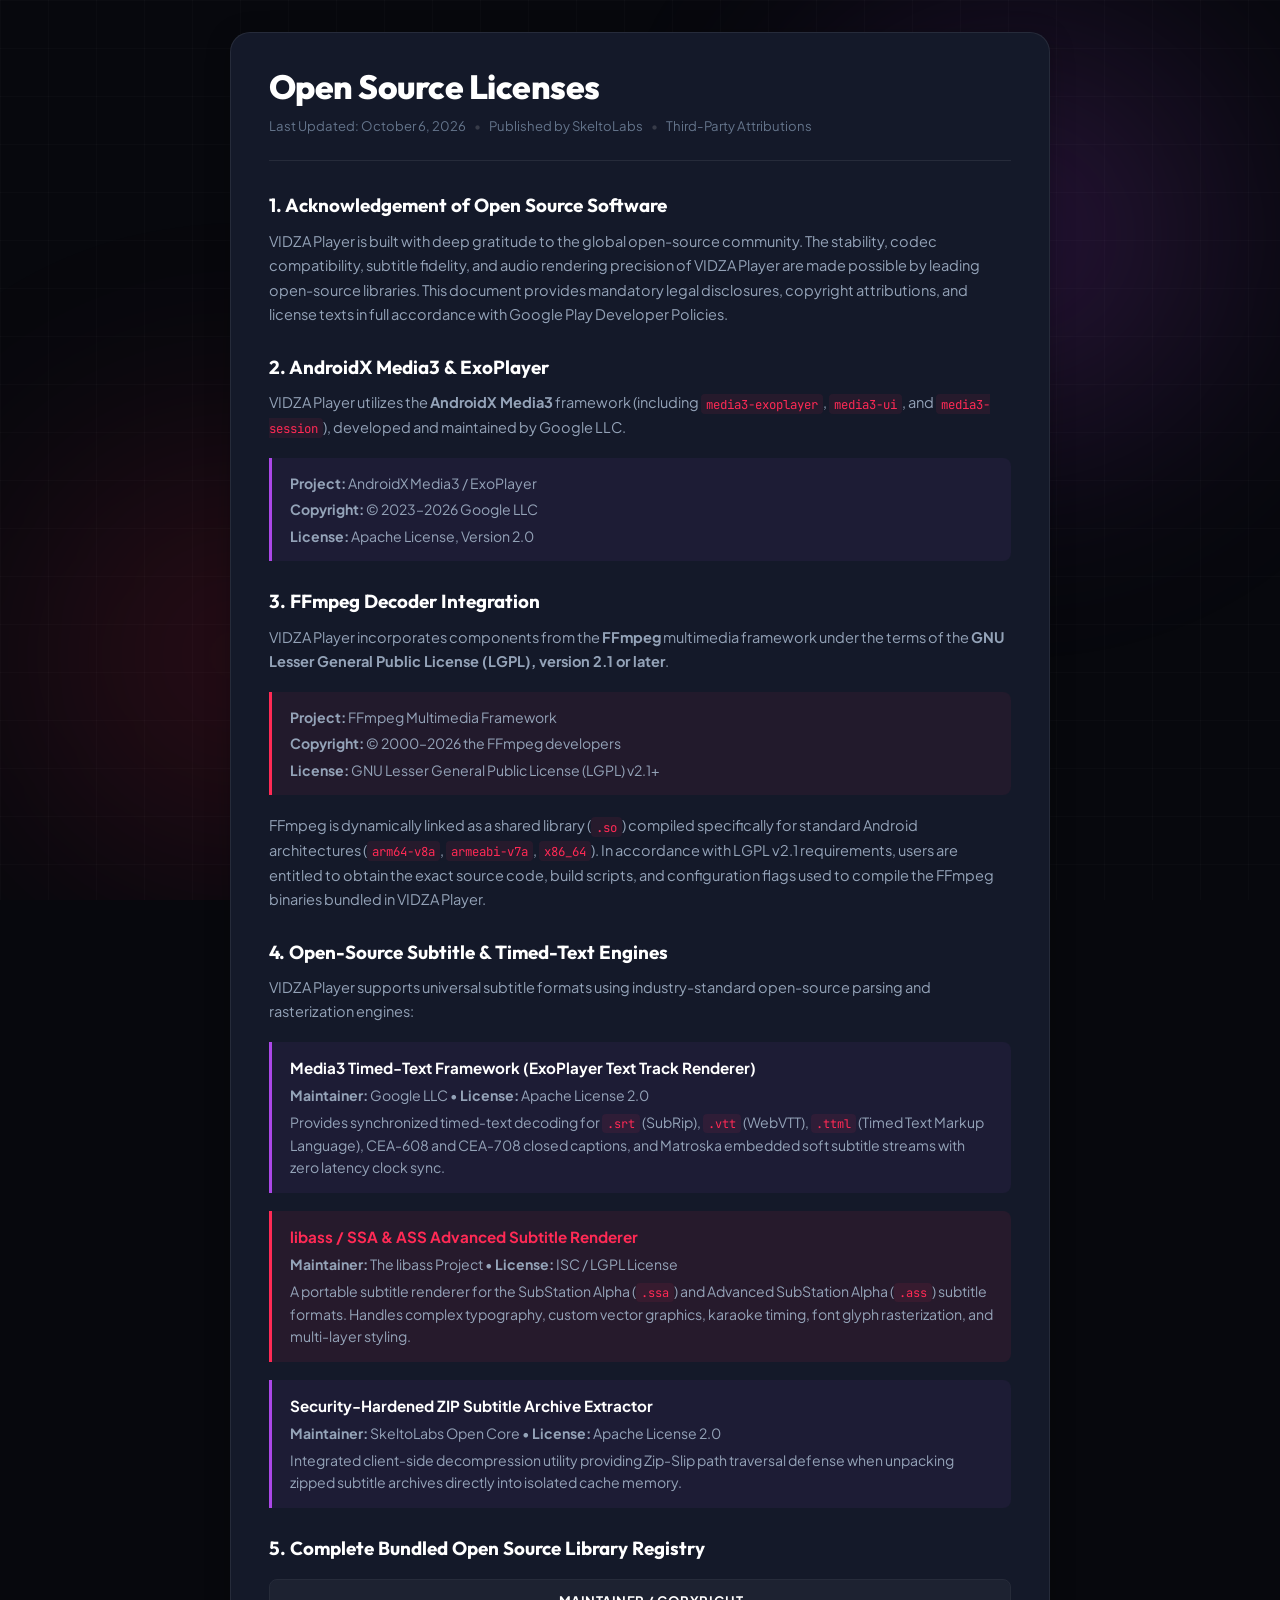
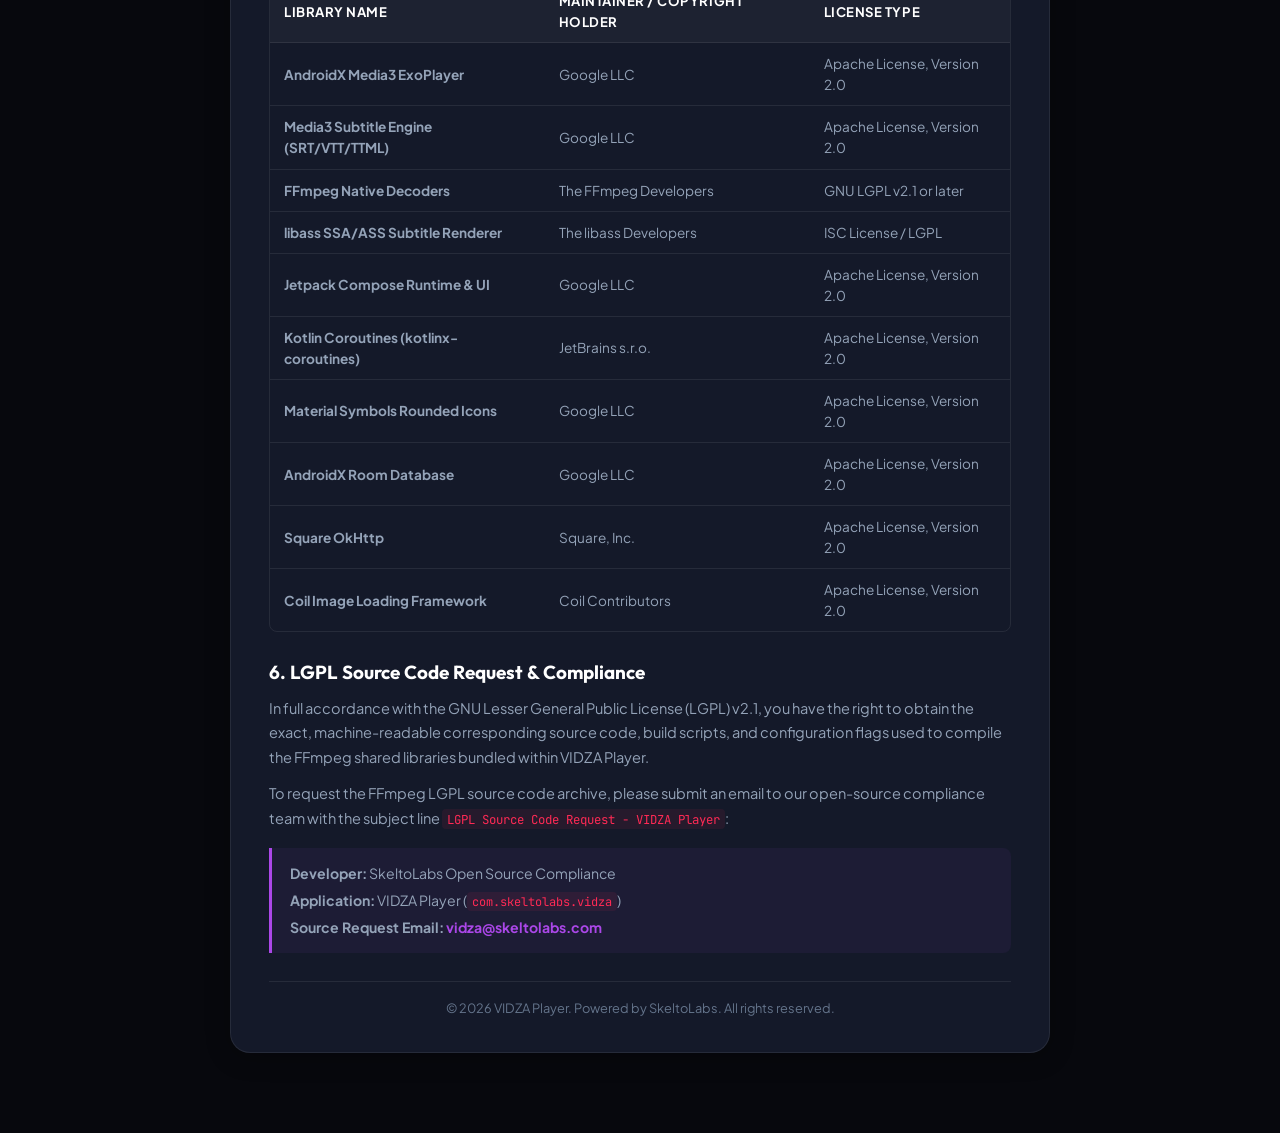
<file: open-source-licenses.html>
<!DOCTYPE html>
<html lang="en" data-theme="dark">
<head>
  <meta charset="UTF-8">
  <meta name="viewport" content="width=device-width, initial-scale=1.0, viewport-fit=cover">
  <title>Open Source Licenses — VIDZA Player</title>
  
  <meta name="title" content="Open Source Licenses — VIDZA Player">
  <meta name="description" content="Third-party open-source software licenses, notices, and attribution credits for VIDZA Player including Media3, FFmpeg, and Subtitle engines.">
  <meta name="author" content="SkeltoLabs">
  <meta name="theme-color" content="#07080D">

  <meta name="robots" content="index, follow, max-snippet:-1, max-image-preview:large, max-video-preview:-1">
  <meta name="googlebot" content="index, follow, max-snippet:-1, max-image-preview:large, max-video-preview:-1">
  <meta name="bingbot" content="index, follow, max-snippet:-1, max-image-preview:large, max-video-preview:-1">
  <link rel="canonical" href="https://vidza.skeltolabs.com/open-source-licenses.html">

  <!-- Open Graph -->
  <meta property="og:type" content="website">
  <meta property="og:url" content="https://vidza.skeltolabs.com/open-source-licenses.html">
  <meta property="og:site_name" content="Vidza Player">
  <meta property="og:title" content="Open Source Licenses — VIDZA Player">
  <meta property="og:description" content="Third-party open-source software licenses, notices, and attribution credits for VIDZA Player including Media3, FFmpeg, and Subtitle engines.">
  <meta property="og:image" content="https://vidza.skeltolabs.com/assets/images/tv_preview.png">

  <!-- Twitter / X -->
  <meta name="twitter:card" content="summary_large_image">
  <meta name="twitter:url" content="https://vidza.skeltolabs.com/open-source-licenses.html">
  <meta name="twitter:title" content="Open Source Licenses — VIDZA Player">
  <meta name="twitter:description" content="Third-party open-source software licenses, notices, and attribution credits for VIDZA Player including Media3, FFmpeg, and Subtitle engines.">
  <meta name="twitter:image" content="https://vidza.skeltolabs.com/assets/images/tv_preview.png">

  <!-- Favicon & Icons -->
  <link rel="icon" type="image/svg+xml" href="/favicon.svg">
  <link rel="icon" type="image/png" sizes="48x48" href="/favicon-48x48.png">
  <link rel="icon" type="image/png" sizes="96x96" href="/favicon-96x96.png">
  <link rel="icon" type="image/png" sizes="144x144" href="/favicon-144x144.png">
  <link rel="icon" type="image/png" sizes="192x192" href="/favicon-192x192.png">
  <link rel="icon" type="image/png" sizes="512x512" href="/favicon-512x512.png">
  <link rel="icon" type="image/x-icon" href="/favicon.ico">
  <link rel="shortcut icon" href="/favicon.ico">
  <link rel="apple-touch-icon" sizes="180x180" href="/apple-touch-icon.png">
  <link rel="manifest" href="/site.webmanifest">

  <!-- Schema.org Structured Data -->
  <script type="application/ld+json">
  {
    "@context": "https://schema.org",
    "@graph": [
      {
        "@type": "WebPage",
        "@id": "https://vidza.skeltolabs.com/open-source-licenses.html#webpage",
        "url": "https://vidza.skeltolabs.com/open-source-licenses.html",
        "name": "Open Source Licenses — VIDZA Player",
        "description": "Third-party open-source software licenses, notices, and attribution credits for VIDZA Player including Media3, FFmpeg, and Subtitle engines.",
        "isPartOf": {
          "@type": "WebSite",
          "@id": "https://vidza.skeltolabs.com/#website",
          "name": "Vidza Player",
          "url": "https://vidza.skeltolabs.com/"
        },
        "publisher": {
          "@type": "Organization",
          "@id": "https://vidza.skeltolabs.com/#organization",
          "name": "SkeltoLabs",
          "url": "https://vidza.skeltolabs.com/"
        },
        "datePublished": "2026-09-28",
        "dateModified": "2026-10-06",
        "inLanguage": "en"
      },
      {
        "@type": "BreadcrumbList",
        "@id": "https://vidza.skeltolabs.com/open-source-licenses.html#breadcrumb",
        "itemListElement": [
          {
            "@type": "ListItem",
            "position": 1,
            "name": "Home",
            "item": "https://vidza.skeltolabs.com/"
          },
          {
            "@type": "ListItem",
            "position": 2,
            "name": "Open Source Licenses",
            "item": "https://vidza.skeltolabs.com/open-source-licenses.html"
          }
        ]
      }
    ]
  }
  </script>

  <link rel="preconnect" href="https://fonts.googleapis.com">
  <link rel="preconnect" href="https://fonts.gstatic.com" crossorigin>
  <link href="https://fonts.googleapis.com/css2?family=Outfit:wght@400;500;600;700;800&family=Plus+Jakarta+Sans:wght@300;400;500;600;700;800&family=JetBrains+Mono:wght@400;500&display=swap" rel="stylesheet">
  <link rel="stylesheet" href="https://fonts.googleapis.com/css2?family=Material+Symbols+Rounded:opsz,wght,FILL,GRAD@20..48,100..700,0..1,-50..200" />

  <link rel="stylesheet" href="css/animations.css">
  <link rel="stylesheet" href="css/style.css">
</head>
<body class="standalone-legal-body">

  <div class="ambient-mesh" aria-hidden="true">
    <div class="ambient-blob-purple"></div>
    <div class="ambient-blob-red"></div>
  </div>
  <div class="grid-overlay" aria-hidden="true"></div>

  <!-- Document Wrapper -->
  <div class="standalone-legal-page">
    <div class="legal-container">

      <!-- Single Self-Contained Bordered Card -->
      <article class="legal-doc-content">
        
        <!-- Document Header within the Border Line -->
        <header class="in-card-header">
          <h1 class="in-card-title">Open Source Licenses</h1>
          <div class="in-card-meta">
            <span>Last Updated: October 6, 2026</span>
            <span class="meta-dot">•</span>
            <span>Published by SkeltoLabs</span>
            <span class="meta-dot">•</span>
            <span>Third-Party Attributions</span>
          </div>
        </header>

        <!-- Document Sections -->
        <h2>1. Acknowledgement of Open Source Software</h2>
        <p>
          VIDZA Player is built with deep gratitude to the global open-source community. The stability, codec compatibility, subtitle fidelity, and audio rendering precision of VIDZA Player are made possible by leading open-source libraries. This document provides mandatory legal disclosures, copyright attributions, and license texts in full accordance with Google Play Developer Policies.
        </p>

        <h2>2. AndroidX Media3 & ExoPlayer</h2>
        <p>
          VIDZA Player utilizes the <strong>AndroidX Media3</strong> framework (including <code>media3-exoplayer</code>, <code>media3-ui</code>, and <code>media3-session</code>), developed and maintained by Google LLC.
        </p>
        <div class="legal-callout">
          <p style="margin-bottom: 4px;"><strong>Project:</strong> AndroidX Media3 / ExoPlayer</p>
          <p style="margin-bottom: 4px;"><strong>Copyright:</strong> &copy; 2023–2026 Google LLC</p>
          <p style="margin-bottom: 0;"><strong>License:</strong> Apache License, Version 2.0</p>
        </div>

        <h2>3. FFmpeg Decoder Integration</h2>
        <p>
          VIDZA Player incorporates components from the <strong>FFmpeg</strong> multimedia framework under the terms of the <strong>GNU Lesser General Public License (LGPL), version 2.1 or later</strong>.
        </p>
        <div class="legal-callout callout-red">
          <p style="margin-bottom: 4px;"><strong>Project:</strong> FFmpeg Multimedia Framework</p>
          <p style="margin-bottom: 4px;"><strong>Copyright:</strong> &copy; 2000–2026 the FFmpeg developers</p>
          <p style="margin-bottom: 0;"><strong>License:</strong> GNU Lesser General Public License (LGPL) v2.1+</p>
        </div>
        <p>
          FFmpeg is dynamically linked as a shared library (<code>.so</code>) compiled specifically for standard Android architectures (<code>arm64-v8a</code>, <code>armeabi-v7a</code>, <code>x86_64</code>). In accordance with LGPL v2.1 requirements, users are entitled to obtain the exact source code, build scripts, and configuration flags used to compile the FFmpeg binaries bundled in VIDZA Player.
        </p>

        <h2>4. Open-Source Subtitle & Timed-Text Engines</h2>
        <p>
          VIDZA Player supports universal subtitle formats using industry-standard open-source parsing and rasterization engines:
        </p>

        <div class="legal-callout">
          <div class="legal-callout-title">
            Media3 Timed-Text Framework (ExoPlayer Text Track Renderer)
          </div>
          <p style="margin-bottom: 4px;"><strong>Maintainer:</strong> Google LLC • <strong>License:</strong> Apache License 2.0</p>
          <p style="margin-bottom: 0;">
            Provides synchronized timed-text decoding for <code>.srt</code> (SubRip), <code>.vtt</code> (WebVTT), <code>.ttml</code> (Timed Text Markup Language), CEA-608 and CEA-708 closed captions, and Matroska embedded soft subtitle streams with zero latency clock sync.
          </p>
        </div>

        <div class="legal-callout" style="border-left-color: var(--red-primary); background: rgba(255, 42, 85, 0.08);">
          <div class="legal-callout-title" style="color: var(--red-primary);">
            libass / SSA & ASS Advanced Subtitle Renderer
          </div>
          <p style="margin-bottom: 4px;"><strong>Maintainer:</strong> The libass Project • <strong>License:</strong> ISC / LGPL License</p>
          <p style="margin-bottom: 0;">
            A portable subtitle renderer for the SubStation Alpha (<code>.ssa</code>) and Advanced SubStation Alpha (<code>.ass</code>) subtitle formats. Handles complex typography, custom vector graphics, karaoke timing, font glyph rasterization, and multi-layer styling.
          </p>
        </div>

        <div class="legal-callout">
          <div class="legal-callout-title">
            Security-Hardened ZIP Subtitle Archive Extractor
          </div>
          <p style="margin-bottom: 4px;"><strong>Maintainer:</strong> SkeltoLabs Open Core • <strong>License:</strong> Apache License 2.0</p>
          <p style="margin-bottom: 0;">
            Integrated client-side decompression utility providing Zip-Slip path traversal defense when unpacking zipped subtitle archives directly into isolated cache memory.
          </p>
        </div>

        <h2>5. Complete Bundled Open Source Library Registry</h2>
        <div class="legal-table-wrap">
          <table class="legal-table">
            <thead>
              <tr>
                <th>Library Name</th>
                <th>Maintainer / Copyright Holder</th>
                <th>License Type</th>
              </tr>
            </thead>
            <tbody>
              <tr>
                <td><strong>AndroidX Media3 ExoPlayer</strong></td>
                <td>Google LLC</td>
                <td>Apache License, Version 2.0</td>
              </tr>
              <tr>
                <td><strong>Media3 Subtitle Engine (SRT/VTT/TTML)</strong></td>
                <td>Google LLC</td>
                <td>Apache License, Version 2.0</td>
              </tr>
              <tr>
                <td><strong>FFmpeg Native Decoders</strong></td>
                <td>The FFmpeg Developers</td>
                <td>GNU LGPL v2.1 or later</td>
              </tr>
              <tr>
                <td><strong>libass SSA/ASS Subtitle Renderer</strong></td>
                <td>The libass Developers</td>
                <td>ISC License / LGPL</td>
              </tr>
              <tr>
                <td><strong>Jetpack Compose Runtime & UI</strong></td>
                <td>Google LLC</td>
                <td>Apache License, Version 2.0</td>
              </tr>
              <tr>
                <td><strong>Kotlin Coroutines (kotlinx-coroutines)</strong></td>
                <td>JetBrains s.r.o.</td>
                <td>Apache License, Version 2.0</td>
              </tr>
              <tr>
                <td><strong>Material Symbols Rounded Icons</strong></td>
                <td>Google LLC</td>
                <td>Apache License, Version 2.0</td>
              </tr>
              <tr>
                <td><strong>AndroidX Room Database</strong></td>
                <td>Google LLC</td>
                <td>Apache License, Version 2.0</td>
              </tr>
              <tr>
                <td><strong>Square OkHttp</strong></td>
                <td>Square, Inc.</td>
                <td>Apache License, Version 2.0</td>
              </tr>
              <tr>
                <td><strong>Coil Image Loading Framework</strong></td>
                <td>Coil Contributors</td>
                <td>Apache License, Version 2.0</td>
              </tr>
            </tbody>
          </table>
        </div>

        <h2>6. LGPL Source Code Request & Compliance</h2>
        <p>
          In full accordance with the GNU Lesser General Public License (LGPL) v2.1, you have the right to obtain the exact, machine-readable corresponding source code, build scripts, and configuration flags used to compile the FFmpeg shared libraries bundled within VIDZA Player.
        </p>
        <p>
          To request the FFmpeg LGPL source code archive, please submit an email to our open-source compliance team with the subject line <code>LGPL Source Code Request - VIDZA Player</code>:
        </p>
        <div class="legal-callout">
          <p style="margin-bottom: 4px;"><strong>Developer:</strong> SkeltoLabs Open Source Compliance</p>
          <p style="margin-bottom: 4px;"><strong>Application:</strong> VIDZA Player (<code>com.skeltolabs.vidza</code>)</p>
          <p style="margin-bottom: 0;"><strong>Source Request Email:</strong> <a href="mailto:vidza@skeltolabs.com?subject=LGPL%20Source%20Code%20Request%20-%20VIDZA%20Player" style="color: var(--purple-light); font-weight: 700;">vidza@skeltolabs.com</a></p>
        </div>

        <!-- In-Card Footer Stamp within the Border Line -->
        <div class="in-card-footer">
          &copy; 2026 VIDZA Player. Powered by SkeltoLabs. All rights reserved.
        </div>

      </article>

    </div>
  </div>

  <script src="js/main.js"></script>
</body>
</html>
</file>
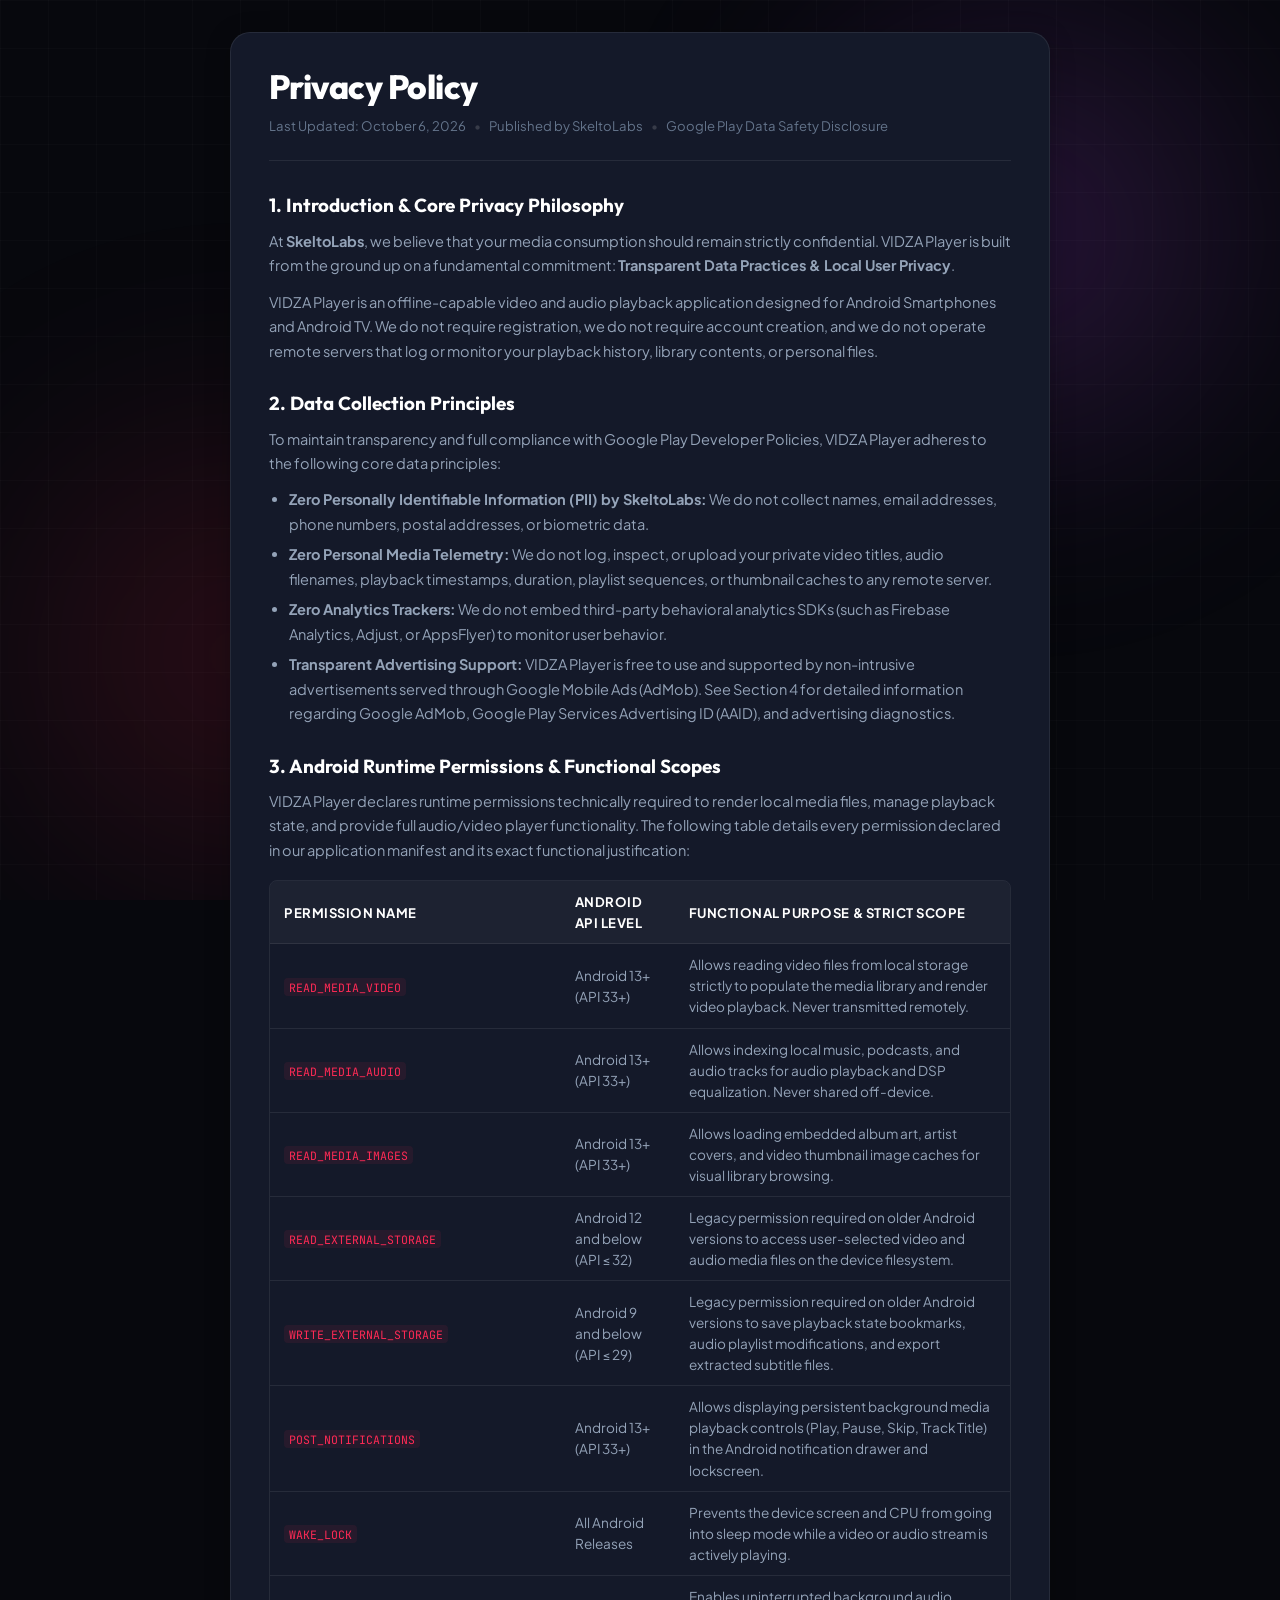
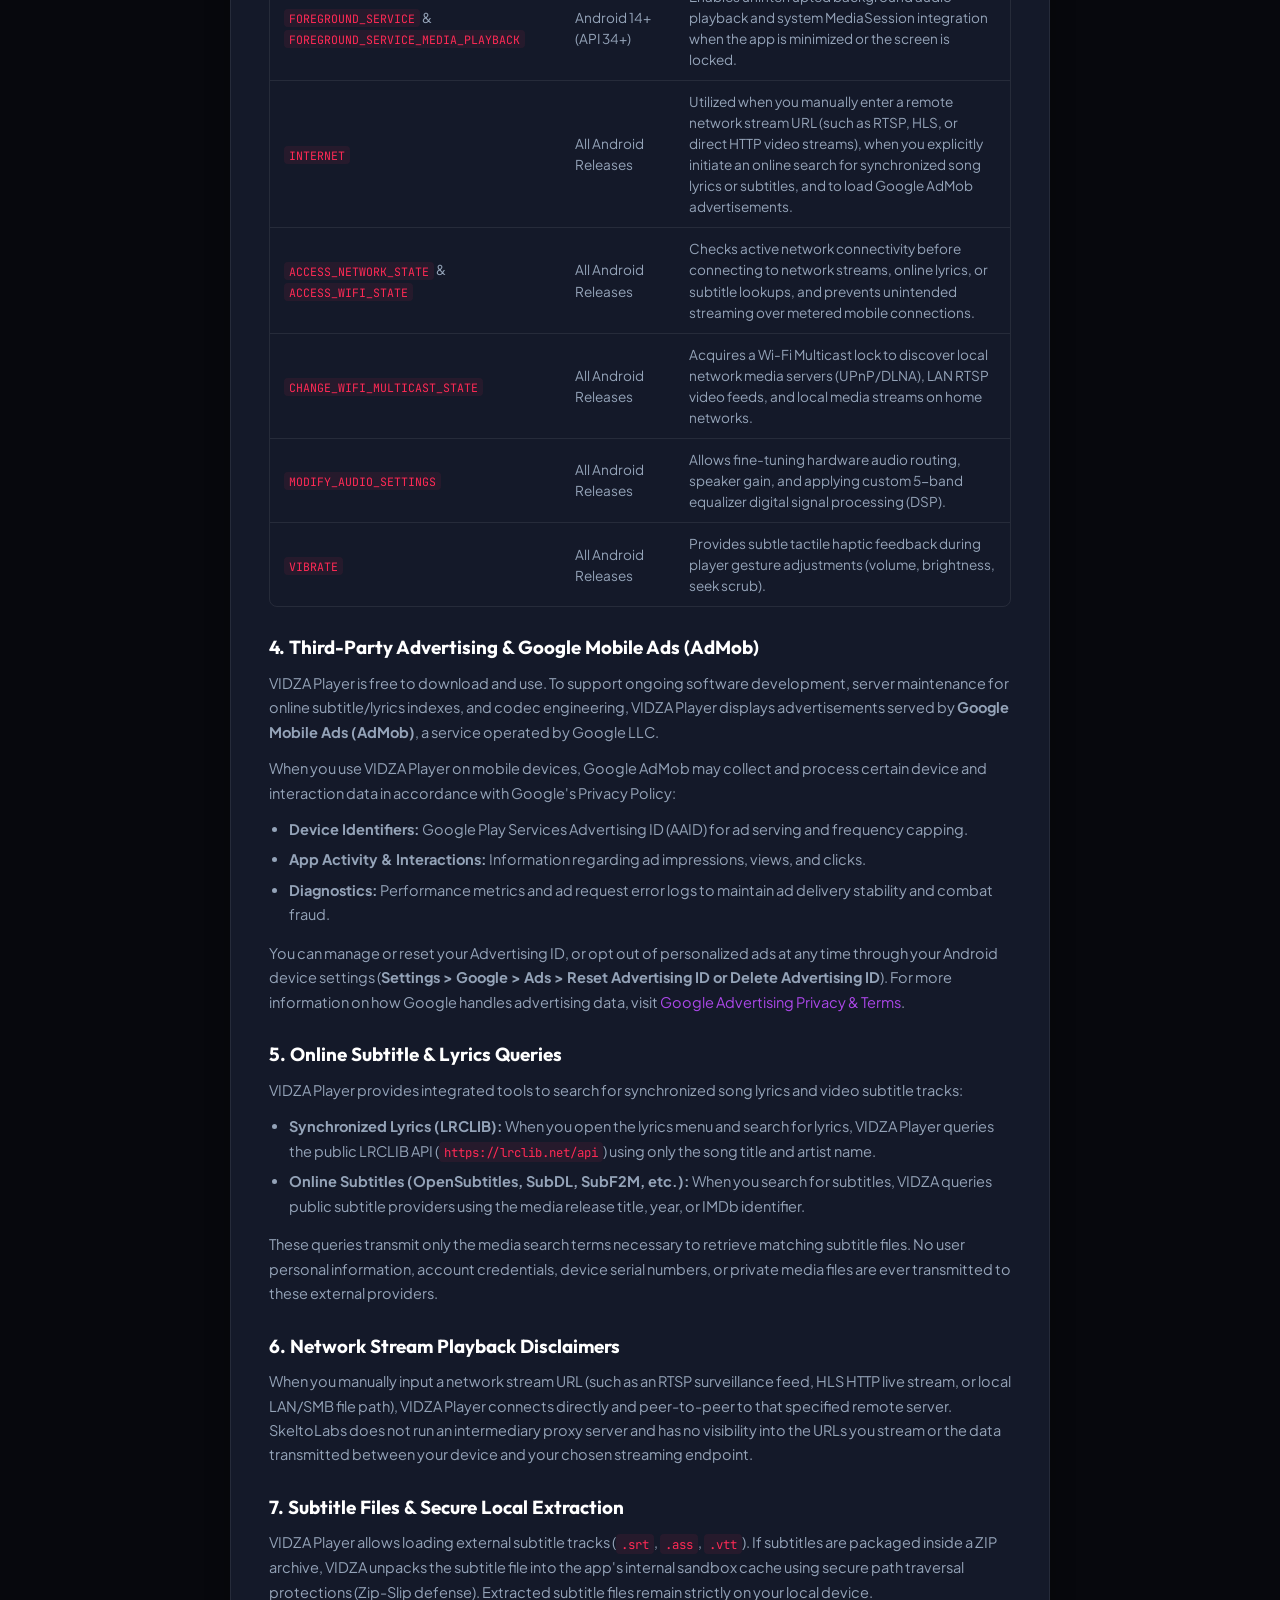
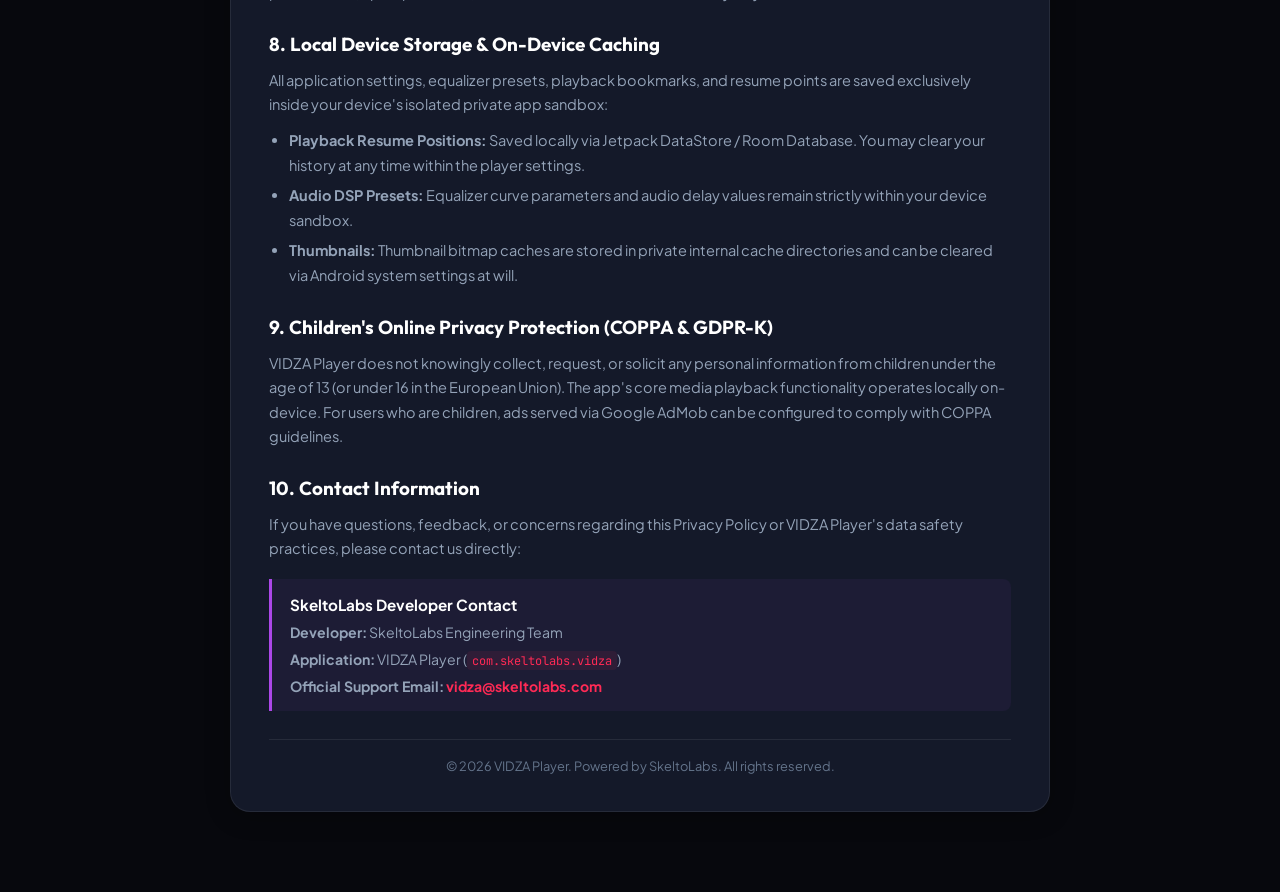
<file: privacy-policy.html>
<!DOCTYPE html>
<html lang="en" data-theme="dark">
<head>
  <meta charset="UTF-8">
  <meta name="viewport" content="width=device-width, initial-scale=1.0, viewport-fit=cover">
  <title>Privacy Policy — VIDZA Player</title>
  
  <meta name="title" content="Privacy Policy — VIDZA Player">
  <meta name="description" content="Official Privacy Policy, Sensitive Permissions, and Data Safety Disclosures for VIDZA Player by SkeltoLabs. Transparent disclosures for Google Play compliance.">
  <meta name="author" content="SkeltoLabs">
  <meta name="theme-color" content="#07080D">

  <meta name="robots" content="index, follow, max-snippet:-1, max-image-preview:large, max-video-preview:-1">
  <meta name="googlebot" content="index, follow, max-snippet:-1, max-image-preview:large, max-video-preview:-1">
  <meta name="bingbot" content="index, follow, max-snippet:-1, max-image-preview:large, max-video-preview:-1">
  <link rel="canonical" href="https://vidza.skeltolabs.com/privacy-policy.html">

  <!-- Open Graph -->
  <meta property="og:type" content="website">
  <meta property="og:url" content="https://vidza.skeltolabs.com/privacy-policy.html">
  <meta property="og:site_name" content="Vidza Player">
  <meta property="og:title" content="Privacy Policy — VIDZA Player">
  <meta property="og:description" content="Official Privacy Policy, Sensitive Permissions, and Data Safety Disclosures for VIDZA Player by SkeltoLabs.">
  <meta property="og:image" content="https://vidza.skeltolabs.com/assets/images/tv_preview.png">

  <!-- Twitter / X -->
  <meta name="twitter:card" content="summary_large_image">
  <meta name="twitter:url" content="https://vidza.skeltolabs.com/privacy-policy.html">
  <meta name="twitter:title" content="Privacy Policy — VIDZA Player">
  <meta name="twitter:description" content="Official Privacy Policy, Sensitive Permissions, and Data Safety Disclosures for VIDZA Player by SkeltoLabs.">
  <meta name="twitter:image" content="https://vidza.skeltolabs.com/assets/images/tv_preview.png">

  <!-- Favicon & Icons -->
  <link rel="icon" type="image/svg+xml" href="/favicon.svg">
  <link rel="icon" type="image/png" sizes="48x48" href="/favicon-48x48.png">
  <link rel="icon" type="image/png" sizes="96x96" href="/favicon-96x96.png">
  <link rel="icon" type="image/png" sizes="144x144" href="/favicon-144x144.png">
  <link rel="icon" type="image/png" sizes="192x192" href="/favicon-192x192.png">
  <link rel="icon" type="image/png" sizes="512x512" href="/favicon-512x512.png">
  <link rel="icon" type="image/x-icon" href="/favicon.ico">
  <link rel="shortcut icon" href="/favicon.ico">
  <link rel="apple-touch-icon" sizes="180x180" href="/apple-touch-icon.png">
  <link rel="manifest" href="/site.webmanifest">

  <!-- Schema.org Structured Data -->
  <script type="application/ld+json">
  {
    "@context": "https://schema.org",
    "@graph": [
      {
        "@type": "WebPage",
        "@id": "https://vidza.skeltolabs.com/privacy-policy.html#webpage",
        "url": "https://vidza.skeltolabs.com/privacy-policy.html",
        "name": "Privacy Policy — VIDZA Player",
        "description": "Official Privacy Policy, Sensitive Permissions, and Data Safety Disclosures for VIDZA Player by SkeltoLabs.",
        "isPartOf": {
          "@type": "WebSite",
          "@id": "https://vidza.skeltolabs.com/#website",
          "name": "Vidza Player",
          "url": "https://vidza.skeltolabs.com/"
        },
        "publisher": {
          "@type": "Organization",
          "@id": "https://vidza.skeltolabs.com/#organization",
          "name": "SkeltoLabs",
          "url": "https://vidza.skeltolabs.com/"
        },
        "datePublished": "2026-09-28",
        "dateModified": "2026-10-06",
        "inLanguage": "en"
      },
      {
        "@type": "BreadcrumbList",
        "@id": "https://vidza.skeltolabs.com/privacy-policy.html#breadcrumb",
        "itemListElement": [
          {
            "@type": "ListItem",
            "position": 1,
            "name": "Home",
            "item": "https://vidza.skeltolabs.com/"
          },
          {
            "@type": "ListItem",
            "position": 2,
            "name": "Privacy Policy",
            "item": "https://vidza.skeltolabs.com/privacy-policy.html"
          }
        ]
      }
    ]
  }
  </script>

  <link rel="preconnect" href="https://fonts.googleapis.com">
  <link rel="preconnect" href="https://fonts.gstatic.com" crossorigin>
  <link href="https://fonts.googleapis.com/css2?family=Outfit:wght@400;500;600;700;800&family=Plus+Jakarta+Sans:wght@300;400;500;600;700;800&family=JetBrains+Mono:wght@400;500&display=swap" rel="stylesheet">
  <link rel="stylesheet" href="https://fonts.googleapis.com/css2?family=Material+Symbols+Rounded:opsz,wght,FILL,GRAD@20..48,100..700,0..1,-50..200" />

  <link rel="stylesheet" href="css/animations.css">
  <link rel="stylesheet" href="css/style.css">
</head>
<body class="standalone-legal-body">

  <div class="ambient-mesh" aria-hidden="true">
    <div class="ambient-blob-purple"></div>
    <div class="ambient-blob-red"></div>
  </div>
  <div class="grid-overlay" aria-hidden="true"></div>

  <!-- Document Wrapper -->
  <div class="standalone-legal-page">
    <div class="legal-container">
      
      <!-- Single Self-Contained Bordered Card -->
      <article class="legal-doc-content">

        <!-- Document Header within the Border Line -->
        <header class="in-card-header">
          <h1 class="in-card-title">Privacy Policy</h1>
          <div class="in-card-meta">
            <span>Last Updated: October 6, 2026</span>
            <span class="meta-dot">•</span>
            <span>Published by SkeltoLabs</span>
            <span class="meta-dot">•</span>
            <span>Google Play Data Safety Disclosure</span>
          </div>
        </header>

        <!-- Document Sections -->
        <h2>1. Introduction & Core Privacy Philosophy</h2>
        <p>
          At <strong>SkeltoLabs</strong>, we believe that your media consumption should remain strictly confidential. VIDZA Player is built from the ground up on a fundamental commitment: <strong>Transparent Data Practices & Local User Privacy</strong>.
        </p>
        <p>
          VIDZA Player is an offline-capable video and audio playback application designed for Android Smartphones and Android TV. We do not require registration, we do not require account creation, and we do not operate remote servers that log or monitor your playback history, library contents, or personal files.
        </p>

        <h2>2. Data Collection Principles</h2>
        <p>
          To maintain transparency and full compliance with Google Play Developer Policies, VIDZA Player adheres to the following core data principles:
        </p>
        <ul>
          <li><strong>Zero Personally Identifiable Information (PII) by SkeltoLabs:</strong> We do not collect names, email addresses, phone numbers, postal addresses, or biometric data.</li>
          <li><strong>Zero Personal Media Telemetry:</strong> We do not log, inspect, or upload your private video titles, audio filenames, playback timestamps, duration, playlist sequences, or thumbnail caches to any remote server.</li>
          <li><strong>Zero Analytics Trackers:</strong> We do not embed third-party behavioral analytics SDKs (such as Firebase Analytics, Adjust, or AppsFlyer) to monitor user behavior.</li>
          <li><strong>Transparent Advertising Support:</strong> VIDZA Player is free to use and supported by non-intrusive advertisements served through Google Mobile Ads (AdMob). See Section 4 for detailed information regarding Google AdMob, Google Play Services Advertising ID (AAID), and advertising diagnostics.</li>
        </ul>

        <h2>3. Android Runtime Permissions & Functional Scopes</h2>
        <p>
          VIDZA Player declares runtime permissions technically required to render local media files, manage playback state, and provide full audio/video player functionality. The following table details every permission declared in our application manifest and its exact functional justification:
        </p>

        <div class="legal-table-wrap">
          <table class="legal-table">
            <thead>
              <tr>
                <th>Permission Name</th>
                <th>Android API Level</th>
                <th>Functional Purpose & Strict Scope</th>
              </tr>
            </thead>
            <tbody>
              <tr>
                <td><code>READ_MEDIA_VIDEO</code></td>
                <td>Android 13+ (API 33+)</td>
                <td>Allows reading video files from local storage strictly to populate the media library and render video playback. Never transmitted remotely.</td>
              </tr>
              <tr>
                <td><code>READ_MEDIA_AUDIO</code></td>
                <td>Android 13+ (API 33+)</td>
                <td>Allows indexing local music, podcasts, and audio tracks for audio playback and DSP equalization. Never shared off-device.</td>
              </tr>
              <tr>
                <td><code>READ_MEDIA_IMAGES</code></td>
                <td>Android 13+ (API 33+)</td>
                <td>Allows loading embedded album art, artist covers, and video thumbnail image caches for visual library browsing.</td>
              </tr>
              <tr>
                <td><code>READ_EXTERNAL_STORAGE</code></td>
                <td>Android 12 and below (API &le; 32)</td>
                <td>Legacy permission required on older Android versions to access user-selected video and audio media files on the device filesystem.</td>
              </tr>
              <tr>
                <td><code>WRITE_EXTERNAL_STORAGE</code></td>
                <td>Android 9 and below (API &le; 29)</td>
                <td>Legacy permission required on older Android versions to save playback state bookmarks, audio playlist modifications, and export extracted subtitle files.</td>
              </tr>
              <tr>
                <td><code>POST_NOTIFICATIONS</code></td>
                <td>Android 13+ (API 33+)</td>
                <td>Allows displaying persistent background media playback controls (Play, Pause, Skip, Track Title) in the Android notification drawer and lockscreen.</td>
              </tr>
              <tr>
                <td><code>WAKE_LOCK</code></td>
                <td>All Android Releases</td>
                <td>Prevents the device screen and CPU from going into sleep mode while a video or audio stream is actively playing.</td>
              </tr>
              <tr>
                <td><code>FOREGROUND_SERVICE</code> &amp; <code>FOREGROUND_SERVICE_MEDIA_PLAYBACK</code></td>
                <td>Android 14+ (API 34+)</td>
                <td>Enables uninterrupted background audio playback and system MediaSession integration when the app is minimized or the screen is locked.</td>
              </tr>
              <tr>
                <td><code>INTERNET</code></td>
                <td>All Android Releases</td>
                <td>Utilized when you manually enter a remote network stream URL (such as RTSP, HLS, or direct HTTP video streams), when you explicitly initiate an online search for synchronized song lyrics or subtitles, and to load Google AdMob advertisements.</td>
              </tr>
              <tr>
                <td><code>ACCESS_NETWORK_STATE</code> &amp; <code>ACCESS_WIFI_STATE</code></td>
                <td>All Android Releases</td>
                <td>Checks active network connectivity before connecting to network streams, online lyrics, or subtitle lookups, and prevents unintended streaming over metered mobile connections.</td>
              </tr>
              <tr>
                <td><code>CHANGE_WIFI_MULTICAST_STATE</code></td>
                <td>All Android Releases</td>
                <td>Acquires a Wi-Fi Multicast lock to discover local network media servers (UPnP/DLNA), LAN RTSP video feeds, and local media streams on home networks.</td>
              </tr>
              <tr>
                <td><code>MODIFY_AUDIO_SETTINGS</code></td>
                <td>All Android Releases</td>
                <td>Allows fine-tuning hardware audio routing, speaker gain, and applying custom 5-band equalizer digital signal processing (DSP).</td>
              </tr>
              <tr>
                <td><code>VIBRATE</code></td>
                <td>All Android Releases</td>
                <td>Provides subtle tactile haptic feedback during player gesture adjustments (volume, brightness, seek scrub).</td>
              </tr>
            </tbody>
          </table>
        </div>

        <h2>4. Third-Party Advertising & Google Mobile Ads (AdMob)</h2>
        <p>
          VIDZA Player is free to download and use. To support ongoing software development, server maintenance for online subtitle/lyrics indexes, and codec engineering, VIDZA Player displays advertisements served by <strong>Google Mobile Ads (AdMob)</strong>, a service operated by Google LLC.
        </p>
        <p>
          When you use VIDZA Player on mobile devices, Google AdMob may collect and process certain device and interaction data in accordance with Google's Privacy Policy:
        </p>
        <ul>
          <li><strong>Device Identifiers:</strong> Google Play Services Advertising ID (AAID) for ad serving and frequency capping.</li>
          <li><strong>App Activity & Interactions:</strong> Information regarding ad impressions, views, and clicks.</li>
          <li><strong>Diagnostics:</strong> Performance metrics and ad request error logs to maintain ad delivery stability and combat fraud.</li>
        </ul>
        <p>
          You can manage or reset your Advertising ID, or opt out of personalized ads at any time through your Android device settings (<strong>Settings &gt; Google &gt; Ads &gt; Reset Advertising ID or Delete Advertising ID</strong>). For more information on how Google handles advertising data, visit <a href="https://policies.google.com/technologies/ads" target="_blank" rel="noopener" style="color: var(--purple-light);">Google Advertising Privacy &amp; Terms</a>.
        </p>

        <h2>5. Online Subtitle & Lyrics Queries</h2>
        <p>
          VIDZA Player provides integrated tools to search for synchronized song lyrics and video subtitle tracks:
        </p>
        <ul>
          <li><strong>Synchronized Lyrics (LRCLIB):</strong> When you open the lyrics menu and search for lyrics, VIDZA Player queries the public LRCLIB API (<code>https://lrclib.net/api</code>) using only the song title and artist name.</li>
          <li><strong>Online Subtitles (OpenSubtitles, SubDL, SubF2M, etc.):</strong> When you search for subtitles, VIDZA queries public subtitle providers using the media release title, year, or IMDb identifier.</li>
        </ul>
        <p>
          These queries transmit only the media search terms necessary to retrieve matching subtitle files. No user personal information, account credentials, device serial numbers, or private media files are ever transmitted to these external providers.
        </p>

        <h2>6. Network Stream Playback Disclaimers</h2>
        <p>
          When you manually input a network stream URL (such as an RTSP surveillance feed, HLS HTTP live stream, or local LAN/SMB file path), VIDZA Player connects directly and peer-to-peer to that specified remote server. SkeltoLabs does not run an intermediary proxy server and has no visibility into the URLs you stream or the data transmitted between your device and your chosen streaming endpoint.
        </p>

        <h2>7. Subtitle Files & Secure Local Extraction</h2>
        <p>
          VIDZA Player allows loading external subtitle tracks (<code>.srt</code>, <code>.ass</code>, <code>.vtt</code>). If subtitles are packaged inside a ZIP archive, VIDZA unpacks the subtitle file into the app's internal sandbox cache using secure path traversal protections (Zip-Slip defense). Extracted subtitle files remain strictly on your local device.
        </p>

        <h2>8. Local Device Storage & On-Device Caching</h2>
        <p>
          All application settings, equalizer presets, playback bookmarks, and resume points are saved exclusively inside your device's isolated private app sandbox:
        </p>
        <ul>
          <li><strong>Playback Resume Positions:</strong> Saved locally via Jetpack DataStore / Room Database. You may clear your history at any time within the player settings.</li>
          <li><strong>Audio DSP Presets:</strong> Equalizer curve parameters and audio delay values remain strictly within your device sandbox.</li>
          <li><strong>Thumbnails:</strong> Thumbnail bitmap caches are stored in private internal cache directories and can be cleared via Android system settings at will.</li>
        </ul>

        <h2>9. Children's Online Privacy Protection (COPPA & GDPR-K)</h2>
        <p>
          VIDZA Player does not knowingly collect, request, or solicit any personal information from children under the age of 13 (or under 16 in the European Union). The app's core media playback functionality operates locally on-device. For users who are children, ads served via Google AdMob can be configured to comply with COPPA guidelines.
        </p>

        <h2>10. Contact Information</h2>
        <p>
          If you have questions, feedback, or concerns regarding this Privacy Policy or VIDZA Player's data safety practices, please contact us directly:
        </p>
        <div class="legal-callout">
          <div class="legal-callout-title">
            SkeltoLabs Developer Contact
          </div>
          <p style="margin-bottom: 4px;"><strong>Developer:</strong> SkeltoLabs Engineering Team</p>
          <p style="margin-bottom: 4px;"><strong>Application:</strong> VIDZA Player (<code>com.skeltolabs.vidza</code>)</p>
          <p style="margin-bottom: 0;"><strong>Official Support Email:</strong> <a href="mailto:vidza@skeltolabs.com" style="color: var(--red-primary); font-weight: 700;">vidza@skeltolabs.com</a></p>
        </div>

        <!-- In-Card Footer Stamp within the Border Line -->
        <div class="in-card-footer">
          &copy; 2026 VIDZA Player. Powered by SkeltoLabs. All rights reserved.
        </div>

      </article>

    </div>
  </div>

  <script src="js/main.js"></script>
</body>
</html>
</file>
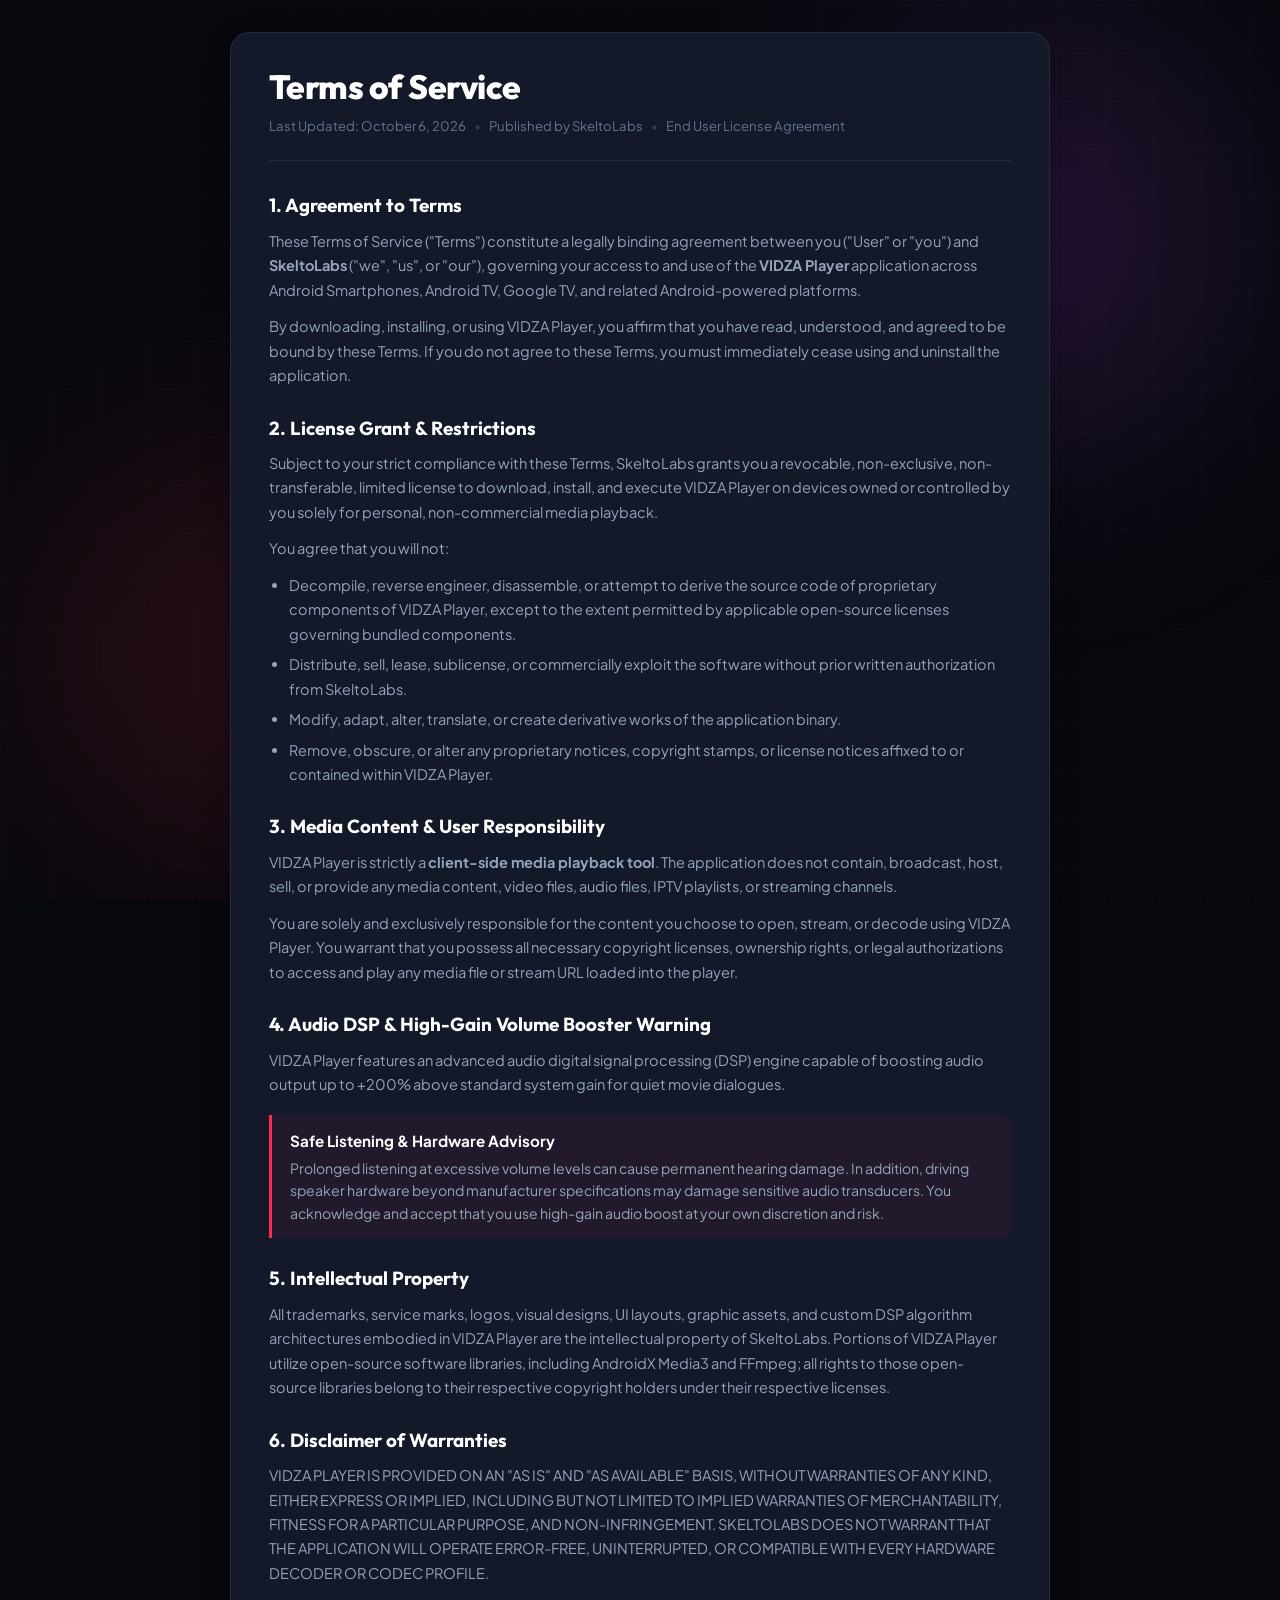
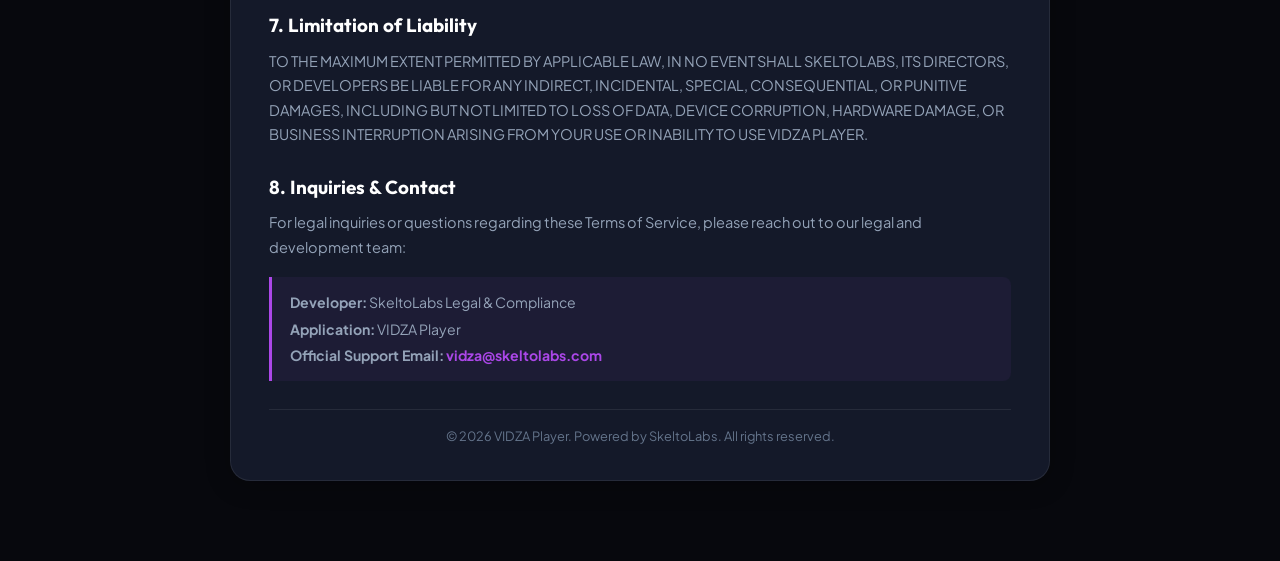
<file: terms-of-service.html>
<!DOCTYPE html>
<html lang="en" data-theme="dark">
<head>
  <meta charset="UTF-8">
  <meta name="viewport" content="width=device-width, initial-scale=1.0, viewport-fit=cover">
  <title>Terms of Service — VIDZA Player</title>
  
  <meta name="title" content="Terms of Service — VIDZA Player">
  <meta name="description" content="Terms of Service and End User License Agreement (EULA) for VIDZA Player developed by SkeltoLabs.">
  <meta name="author" content="SkeltoLabs">
  <meta name="theme-color" content="#07080D">

  <meta name="robots" content="index, follow, max-snippet:-1, max-image-preview:large, max-video-preview:-1">
  <meta name="googlebot" content="index, follow, max-snippet:-1, max-image-preview:large, max-video-preview:-1">
  <meta name="bingbot" content="index, follow, max-snippet:-1, max-image-preview:large, max-video-preview:-1">
  <link rel="canonical" href="https://vidza.skeltolabs.com/terms-of-service.html">

  <!-- Open Graph -->
  <meta property="og:type" content="website">
  <meta property="og:url" content="https://vidza.skeltolabs.com/terms-of-service.html">
  <meta property="og:site_name" content="Vidza Player">
  <meta property="og:title" content="Terms of Service — VIDZA Player">
  <meta property="og:description" content="Terms of Service and End User License Agreement (EULA) for VIDZA Player developed by SkeltoLabs.">
  <meta property="og:image" content="https://vidza.skeltolabs.com/assets/images/tv_preview.png">

  <!-- Twitter / X -->
  <meta name="twitter:card" content="summary_large_image">
  <meta name="twitter:url" content="https://vidza.skeltolabs.com/terms-of-service.html">
  <meta name="twitter:title" content="Terms of Service — VIDZA Player">
  <meta name="twitter:description" content="Terms of Service and End User License Agreement (EULA) for VIDZA Player developed by SkeltoLabs.">
  <meta name="twitter:image" content="https://vidza.skeltolabs.com/assets/images/tv_preview.png">

  <!-- Favicon & Icons -->
  <link rel="icon" type="image/svg+xml" href="/favicon.svg">
  <link rel="icon" type="image/png" sizes="48x48" href="/favicon-48x48.png">
  <link rel="icon" type="image/png" sizes="96x96" href="/favicon-96x96.png">
  <link rel="icon" type="image/png" sizes="144x144" href="/favicon-144x144.png">
  <link rel="icon" type="image/png" sizes="192x192" href="/favicon-192x192.png">
  <link rel="icon" type="image/png" sizes="512x512" href="/favicon-512x512.png">
  <link rel="icon" type="image/x-icon" href="/favicon.ico">
  <link rel="shortcut icon" href="/favicon.ico">
  <link rel="apple-touch-icon" sizes="180x180" href="/apple-touch-icon.png">
  <link rel="manifest" href="/site.webmanifest">

  <!-- Schema.org Structured Data -->
  <script type="application/ld+json">
  {
    "@context": "https://schema.org",
    "@graph": [
      {
        "@type": "WebPage",
        "@id": "https://vidza.skeltolabs.com/terms-of-service.html#webpage",
        "url": "https://vidza.skeltolabs.com/terms-of-service.html",
        "name": "Terms of Service — VIDZA Player",
        "description": "Terms of Service and End User License Agreement (EULA) for VIDZA Player developed by SkeltoLabs.",
        "isPartOf": {
          "@type": "WebSite",
          "@id": "https://vidza.skeltolabs.com/#website",
          "name": "Vidza Player",
          "url": "https://vidza.skeltolabs.com/"
        },
        "publisher": {
          "@type": "Organization",
          "@id": "https://vidza.skeltolabs.com/#organization",
          "name": "SkeltoLabs",
          "url": "https://vidza.skeltolabs.com/"
        },
        "datePublished": "2026-09-28",
        "dateModified": "2026-10-06",
        "inLanguage": "en"
      },
      {
        "@type": "BreadcrumbList",
        "@id": "https://vidza.skeltolabs.com/terms-of-service.html#breadcrumb",
        "itemListElement": [
          {
            "@type": "ListItem",
            "position": 1,
            "name": "Home",
            "item": "https://vidza.skeltolabs.com/"
          },
          {
            "@type": "ListItem",
            "position": 2,
            "name": "Terms of Service",
            "item": "https://vidza.skeltolabs.com/terms-of-service.html"
          }
        ]
      }
    ]
  }
  </script>

  <link rel="preconnect" href="https://fonts.googleapis.com">
  <link rel="preconnect" href="https://fonts.gstatic.com" crossorigin>
  <link href="https://fonts.googleapis.com/css2?family=Outfit:wght@400;500;600;700;800&family=Plus+Jakarta+Sans:wght@300;400;500;600;700;800&family=JetBrains+Mono:wght@400;500&display=swap" rel="stylesheet">
  <link rel="stylesheet" href="https://fonts.googleapis.com/css2?family=Material+Symbols+Rounded:opsz,wght,FILL,GRAD@20..48,100..700,0..1,-50..200" />

  <link rel="stylesheet" href="css/animations.css">
  <link rel="stylesheet" href="css/style.css">
</head>
<body class="standalone-legal-body">

  <div class="ambient-mesh" aria-hidden="true">
    <div class="ambient-blob-purple"></div>
    <div class="ambient-blob-red"></div>
  </div>
  <div class="grid-overlay" aria-hidden="true"></div>

  <!-- Document Wrapper -->
  <div class="standalone-legal-page">
    <div class="legal-container">
      
      <!-- Single Self-Contained Bordered Card -->
      <article class="legal-doc-content">

        <!-- Document Header within the Border Line -->
        <header class="in-card-header">
          <h1 class="in-card-title">Terms of Service</h1>
          <div class="in-card-meta">
            <span>Last Updated: October 6, 2026</span>
            <span class="meta-dot">•</span>
            <span>Published by SkeltoLabs</span>
            <span class="meta-dot">•</span>
            <span>End User License Agreement</span>
          </div>
        </header>

        <!-- Document Sections -->
        <h2>1. Agreement to Terms</h2>
        <p>
          These Terms of Service ("Terms") constitute a legally binding agreement between you ("User" or "you") and <strong>SkeltoLabs</strong> ("we", "us", or "our"), governing your access to and use of the <strong>VIDZA Player</strong> application across Android Smartphones, Android TV, Google TV, and related Android-powered platforms.
        </p>
        <p>
          By downloading, installing, or using VIDZA Player, you affirm that you have read, understood, and agreed to be bound by these Terms. If you do not agree to these Terms, you must immediately cease using and uninstall the application.
        </p>

        <h2>2. License Grant & Restrictions</h2>
        <p>
          Subject to your strict compliance with these Terms, SkeltoLabs grants you a revocable, non-exclusive, non-transferable, limited license to download, install, and execute VIDZA Player on devices owned or controlled by you solely for personal, non-commercial media playback.
        </p>
        <p>You agree that you will not:</p>
        <ul>
          <li>Decompile, reverse engineer, disassemble, or attempt to derive the source code of proprietary components of VIDZA Player, except to the extent permitted by applicable open-source licenses governing bundled components.</li>
          <li>Distribute, sell, lease, sublicense, or commercially exploit the software without prior written authorization from SkeltoLabs.</li>
          <li>Modify, adapt, alter, translate, or create derivative works of the application binary.</li>
          <li>Remove, obscure, or alter any proprietary notices, copyright stamps, or license notices affixed to or contained within VIDZA Player.</li>
        </ul>

        <h2>3. Media Content & User Responsibility</h2>
        <p>
          VIDZA Player is strictly a <strong>client-side media playback tool</strong>. The application does not contain, broadcast, host, sell, or provide any media content, video files, audio files, IPTV playlists, or streaming channels.
        </p>
        <p>
          You are solely and exclusively responsible for the content you choose to open, stream, or decode using VIDZA Player. You warrant that you possess all necessary copyright licenses, ownership rights, or legal authorizations to access and play any media file or stream URL loaded into the player.
        </p>

        <h2>4. Audio DSP & High-Gain Volume Booster Warning</h2>
        <p>
          VIDZA Player features an advanced audio digital signal processing (DSP) engine capable of boosting audio output up to +200% above standard system gain for quiet movie dialogues.
        </p>
        <div class="legal-callout callout-red">
          <div class="legal-callout-title">
            Safe Listening & Hardware Advisory
          </div>
          <p style="margin-bottom: 0;">
            Prolonged listening at excessive volume levels can cause permanent hearing damage. In addition, driving speaker hardware beyond manufacturer specifications may damage sensitive audio transducers. You acknowledge and accept that you use high-gain audio boost at your own discretion and risk.
          </p>
        </div>

        <h2>5. Intellectual Property</h2>
        <p>
          All trademarks, service marks, logos, visual designs, UI layouts, graphic assets, and custom DSP algorithm architectures embodied in VIDZA Player are the intellectual property of SkeltoLabs. Portions of VIDZA Player utilize open-source software libraries, including AndroidX Media3 and FFmpeg; all rights to those open-source libraries belong to their respective copyright holders under their respective licenses.
        </p>

        <h2>6. Disclaimer of Warranties</h2>
        <p>
          VIDZA PLAYER IS PROVIDED ON AN "AS IS" AND "AS AVAILABLE" BASIS, WITHOUT WARRANTIES OF ANY KIND, EITHER EXPRESS OR IMPLIED, INCLUDING BUT NOT LIMITED TO IMPLIED WARRANTIES OF MERCHANTABILITY, FITNESS FOR A PARTICULAR PURPOSE, AND NON-INFRINGEMENT. SKELTOLABS DOES NOT WARRANT THAT THE APPLICATION WILL OPERATE ERROR-FREE, UNINTERRUPTED, OR COMPATIBLE WITH EVERY HARDWARE DECODER OR CODEC PROFILE.
        </p>

        <h2>7. Limitation of Liability</h2>
        <p>
          TO THE MAXIMUM EXTENT PERMITTED BY APPLICABLE LAW, IN NO EVENT SHALL SKELTOLABS, ITS DIRECTORS, OR DEVELOPERS BE LIABLE FOR ANY INDIRECT, INCIDENTAL, SPECIAL, CONSEQUENTIAL, OR PUNITIVE DAMAGES, INCLUDING BUT NOT LIMITED TO LOSS OF DATA, DEVICE CORRUPTION, HARDWARE DAMAGE, OR BUSINESS INTERRUPTION ARISING FROM YOUR USE OR INABILITY TO USE VIDZA PLAYER.
        </p>

        <h2>8. Inquiries & Contact</h2>
        <p>
          For legal inquiries or questions regarding these Terms of Service, please reach out to our legal and development team:
        </p>
        <div class="legal-callout">
          <p style="margin-bottom: 4px;"><strong>Developer:</strong> SkeltoLabs Legal & Compliance</p>
          <p style="margin-bottom: 4px;"><strong>Application:</strong> VIDZA Player</p>
          <p style="margin-bottom: 0;"><strong>Official Support Email:</strong> <a href="mailto:vidza@skeltolabs.com" style="color: var(--purple-light); font-weight: 700;">vidza@skeltolabs.com</a></p>
        </div>

        <!-- In-Card Footer Stamp within the Border Line -->
        <div class="in-card-footer">
          &copy; 2026 VIDZA Player. Powered by SkeltoLabs. All rights reserved.
        </div>

      </article>

    </div>
  </div>

  <script src="js/main.js"></script>
</body>
</html>
</file>
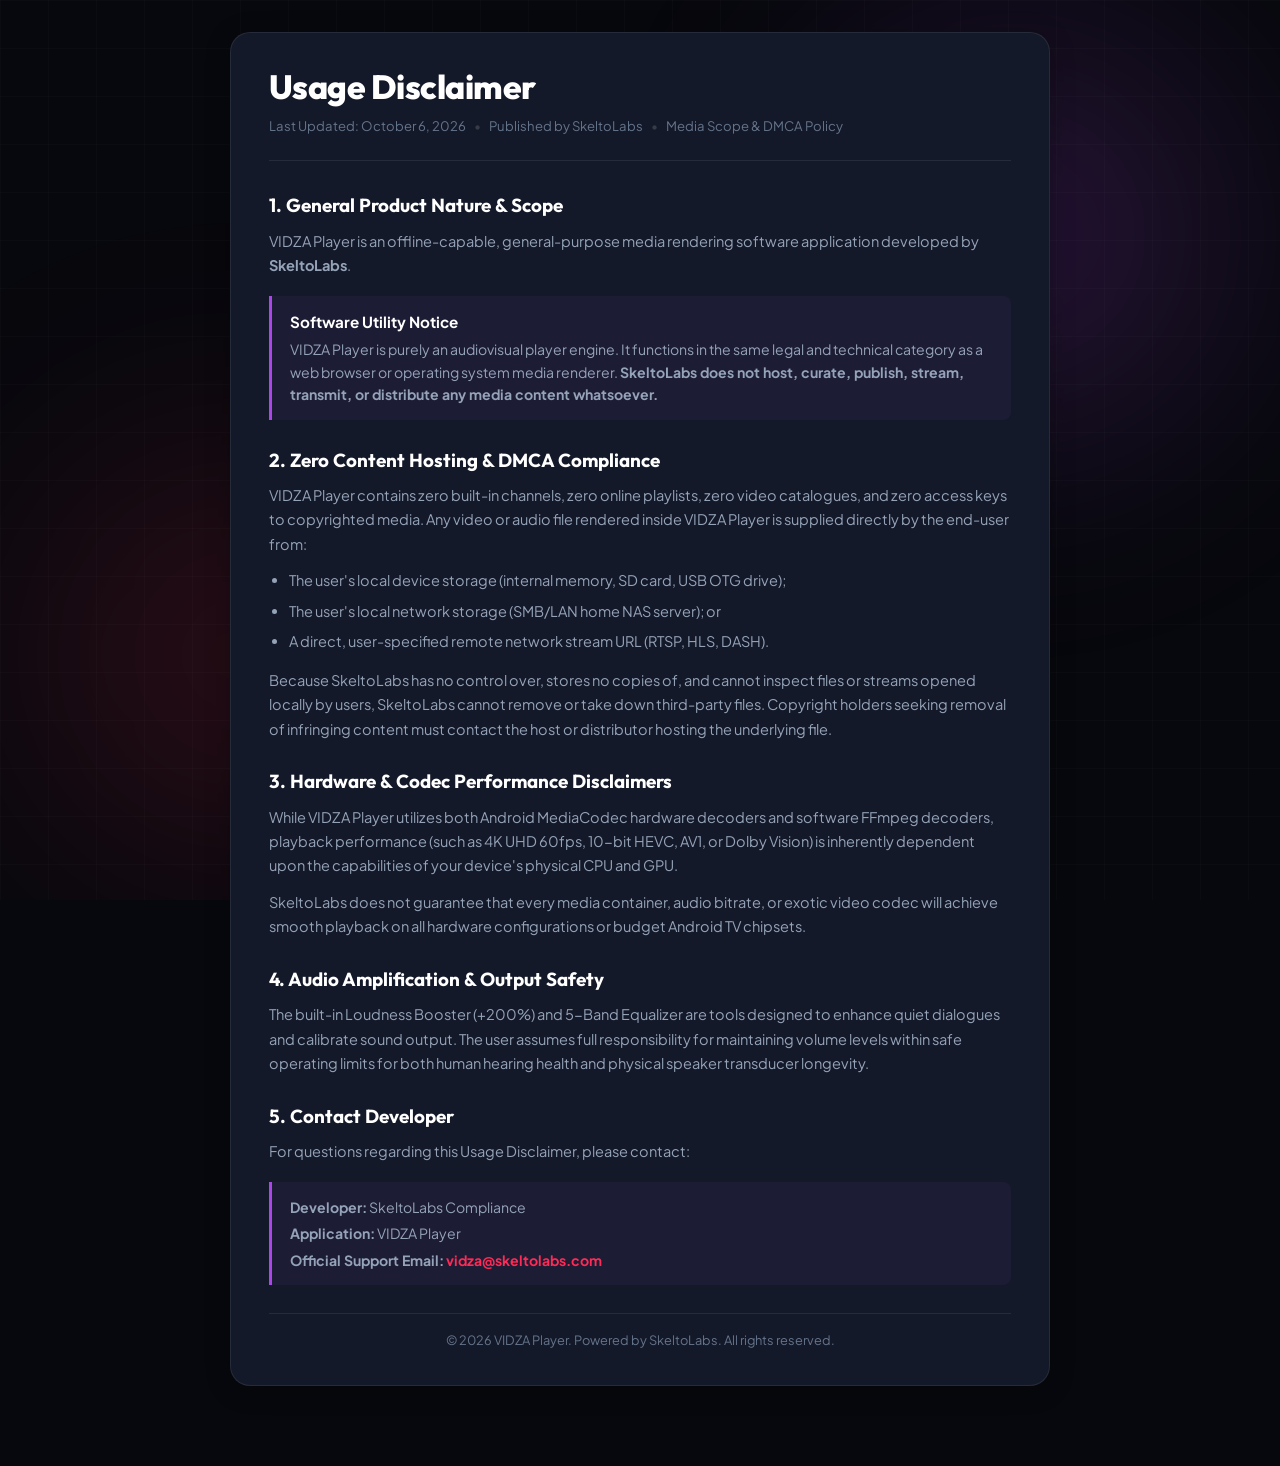
<file: usage-disclaimer.html>
<!DOCTYPE html>
<html lang="en" data-theme="dark">
<head>
  <meta charset="UTF-8">
  <meta name="viewport" content="width=device-width, initial-scale=1.0, viewport-fit=cover">
  <title>Usage Disclaimer — VIDZA Player</title>
  
  <meta name="title" content="Usage Disclaimer — VIDZA Player">
  <meta name="description" content="Legal Usage Disclaimer, DMCA Statement, and Software Architecture Scope for VIDZA Player.">
  <meta name="author" content="SkeltoLabs">
  <meta name="theme-color" content="#07080D">

  <meta name="robots" content="index, follow, max-snippet:-1, max-image-preview:large, max-video-preview:-1">
  <meta name="googlebot" content="index, follow, max-snippet:-1, max-image-preview:large, max-video-preview:-1">
  <meta name="bingbot" content="index, follow, max-snippet:-1, max-image-preview:large, max-video-preview:-1">
  <link rel="canonical" href="https://vidza.skeltolabs.com/usage-disclaimer.html">

  <!-- Open Graph -->
  <meta property="og:type" content="website">
  <meta property="og:url" content="https://vidza.skeltolabs.com/usage-disclaimer.html">
  <meta property="og:site_name" content="Vidza Player">
  <meta property="og:title" content="Usage Disclaimer — VIDZA Player">
  <meta property="og:description" content="Legal Usage Disclaimer, DMCA Statement, and Software Architecture Scope for VIDZA Player.">
  <meta property="og:image" content="https://vidza.skeltolabs.com/assets/images/tv_preview.png">

  <!-- Twitter / X -->
  <meta name="twitter:card" content="summary_large_image">
  <meta name="twitter:url" content="https://vidza.skeltolabs.com/usage-disclaimer.html">
  <meta name="twitter:title" content="Usage Disclaimer — VIDZA Player">
  <meta name="twitter:description" content="Legal Usage Disclaimer, DMCA Statement, and Software Architecture Scope for VIDZA Player.">
  <meta name="twitter:image" content="https://vidza.skeltolabs.com/assets/images/tv_preview.png">

  <!-- Favicon & Icons -->
  <link rel="icon" type="image/svg+xml" href="/favicon.svg">
  <link rel="icon" type="image/png" sizes="48x48" href="/favicon-48x48.png">
  <link rel="icon" type="image/png" sizes="96x96" href="/favicon-96x96.png">
  <link rel="icon" type="image/png" sizes="144x144" href="/favicon-144x144.png">
  <link rel="icon" type="image/png" sizes="192x192" href="/favicon-192x192.png">
  <link rel="icon" type="image/png" sizes="512x512" href="/favicon-512x512.png">
  <link rel="icon" type="image/x-icon" href="/favicon.ico">
  <link rel="shortcut icon" href="/favicon.ico">
  <link rel="apple-touch-icon" sizes="180x180" href="/apple-touch-icon.png">
  <link rel="manifest" href="/site.webmanifest">

  <!-- Schema.org Structured Data -->
  <script type="application/ld+json">
  {
    "@context": "https://schema.org",
    "@graph": [
      {
        "@type": "WebPage",
        "@id": "https://vidza.skeltolabs.com/usage-disclaimer.html#webpage",
        "url": "https://vidza.skeltolabs.com/usage-disclaimer.html",
        "name": "Usage Disclaimer — VIDZA Player",
        "description": "Legal Usage Disclaimer, DMCA Statement, and Software Architecture Scope for VIDZA Player.",
        "isPartOf": {
          "@type": "WebSite",
          "@id": "https://vidza.skeltolabs.com/#website",
          "name": "Vidza Player",
          "url": "https://vidza.skeltolabs.com/"
        },
        "publisher": {
          "@type": "Organization",
          "@id": "https://vidza.skeltolabs.com/#organization",
          "name": "SkeltoLabs",
          "url": "https://vidza.skeltolabs.com/"
        },
        "datePublished": "2026-09-28",
        "dateModified": "2026-10-06",
        "inLanguage": "en"
      },
      {
        "@type": "BreadcrumbList",
        "@id": "https://vidza.skeltolabs.com/usage-disclaimer.html#breadcrumb",
        "itemListElement": [
          {
            "@type": "ListItem",
            "position": 1,
            "name": "Home",
            "item": "https://vidza.skeltolabs.com/"
          },
          {
            "@type": "ListItem",
            "position": 2,
            "name": "Usage Disclaimer",
            "item": "https://vidza.skeltolabs.com/usage-disclaimer.html"
          }
        ]
      }
    ]
  }
  </script>

  <link rel="preconnect" href="https://fonts.googleapis.com">
  <link rel="preconnect" href="https://fonts.gstatic.com" crossorigin>
  <link href="https://fonts.googleapis.com/css2?family=Outfit:wght@400;500;600;700;800&family=Plus+Jakarta+Sans:wght@300;400;500;600;700;800&family=JetBrains+Mono:wght@400;500&display=swap" rel="stylesheet">
  <link rel="stylesheet" href="https://fonts.googleapis.com/css2?family=Material+Symbols+Rounded:opsz,wght,FILL,GRAD@20..48,100..700,0..1,-50..200" />

  <link rel="stylesheet" href="css/animations.css">
  <link rel="stylesheet" href="css/style.css">
</head>
<body class="standalone-legal-body">

  <div class="ambient-mesh" aria-hidden="true">
    <div class="ambient-blob-purple"></div>
    <div class="ambient-blob-red"></div>
  </div>
  <div class="grid-overlay" aria-hidden="true"></div>

  <!-- Document Wrapper -->
  <div class="standalone-legal-page">
    <div class="legal-container">
      
      <!-- Single Self-Contained Bordered Card -->
      <article class="legal-doc-content">

        <!-- Document Header within the Border Line -->
        <header class="in-card-header">
          <h1 class="in-card-title">Usage Disclaimer</h1>
          <div class="in-card-meta">
            <span>Last Updated: October 6, 2026</span>
            <span class="meta-dot">•</span>
            <span>Published by SkeltoLabs</span>
            <span class="meta-dot">•</span>
            <span>Media Scope & DMCA Policy</span>
          </div>
        </header>

        <!-- Document Sections -->
        <h2>1. General Product Nature & Scope</h2>
        <p>
          VIDZA Player is an offline-capable, general-purpose media rendering software application developed by <strong>SkeltoLabs</strong>.
        </p>
        <div class="legal-callout">
          <div class="legal-callout-title">
            Software Utility Notice
          </div>
          <p style="margin-bottom: 0;">
            VIDZA Player is purely an audiovisual player engine. It functions in the same legal and technical category as a web browser or operating system media renderer. <strong>SkeltoLabs does not host, curate, publish, stream, transmit, or distribute any media content whatsoever.</strong>
          </p>
        </div>

        <h2>2. Zero Content Hosting & DMCA Compliance</h2>
        <p>
          VIDZA Player contains zero built-in channels, zero online playlists, zero video catalogues, and zero access keys to copyrighted media. Any video or audio file rendered inside VIDZA Player is supplied directly by the end-user from:
        </p>
        <ul>
          <li>The user's local device storage (internal memory, SD card, USB OTG drive);</li>
          <li>The user's local network storage (SMB/LAN home NAS server); or</li>
          <li>A direct, user-specified remote network stream URL (RTSP, HLS, DASH).</li>
        </ul>
        <p>
          Because SkeltoLabs has no control over, stores no copies of, and cannot inspect files or streams opened locally by users, SkeltoLabs cannot remove or take down third-party files. Copyright holders seeking removal of infringing content must contact the host or distributor hosting the underlying file.
        </p>

        <h2>3. Hardware & Codec Performance Disclaimers</h2>
        <p>
          While VIDZA Player utilizes both Android MediaCodec hardware decoders and software FFmpeg decoders, playback performance (such as 4K UHD 60fps, 10-bit HEVC, AV1, or Dolby Vision) is inherently dependent upon the capabilities of your device's physical CPU and GPU.
        </p>
        <p>
          SkeltoLabs does not guarantee that every media container, audio bitrate, or exotic video codec will achieve smooth playback on all hardware configurations or budget Android TV chipsets.
        </p>

        <h2>4. Audio Amplification & Output Safety</h2>
        <p>
          The built-in Loudness Booster (+200%) and 5-Band Equalizer are tools designed to enhance quiet dialogues and calibrate sound output. The user assumes full responsibility for maintaining volume levels within safe operating limits for both human hearing health and physical speaker transducer longevity.
        </p>

        <h2>5. Contact Developer</h2>
        <p>
          For questions regarding this Usage Disclaimer, please contact:
        </p>
        <div class="legal-callout">
          <p style="margin-bottom: 4px;"><strong>Developer:</strong> SkeltoLabs Compliance</p>
          <p style="margin-bottom: 4px;"><strong>Application:</strong> VIDZA Player</p>
          <p style="margin-bottom: 0;"><strong>Official Support Email:</strong> <a href="mailto:vidza@skeltolabs.com" style="color: var(--red-primary); font-weight: 700;">vidza@skeltolabs.com</a></p>
        </div>

        <!-- In-Card Footer Stamp within the Border Line -->
        <div class="in-card-footer">
          &copy; 2026 VIDZA Player. Powered by SkeltoLabs. All rights reserved.
        </div>

      </article>

    </div>
  </div>

  <script src="js/main.js"></script>
</body>
</html>
</file>
<file: css/animations.css>
/* ==========================================================================
   VIDZA PLAYER LANDING PAGE — ANIMATIONS & DYNAMIC EFFECTS
   Strictly Purple & Vivid Red Palette • Ultra-Smooth 60fps Micro-Interactions
   ========================================================================== */

/* ==========================================================================
   Luxury Fade & Appear Scroll Reveal (Smooth Blur Dissolve & 60fps Glide)
   ========================================================================== */
.reveal-init {
  opacity: 0;
  transform: translateY(32px) scale(0.985);
  filter: blur(8px);
  transition: opacity 0.85s cubic-bezier(0.16, 1, 0.3, 1), 
              transform 0.85s cubic-bezier(0.16, 1, 0.3, 1),
              filter 0.85s cubic-bezier(0.16, 1, 0.3, 1);
  will-change: opacity, transform, filter;
}

.reveal-active {
  opacity: 1 !important;
  transform: translateY(0) scale(1) !important;
  filter: blur(0) !important;
}

/* Crucial Performance: Above-the-fold Hero is always instantly visible */
.hero .reveal-init,
#hero .reveal-init,
.hero-stage,
.hero-headline,
.hero-subtitle,
.hero-cta-group,
.hero-devices-row {
  opacity: 1 !important;
  transform: none !important;
  filter: none !important;
  transition: none !important;
}

/* Stagger delays for natural cascading flow */
.delay-1 { transition-delay: 0.08s; }
.delay-2 { transition-delay: 0.16s; }
.delay-3 { transition-delay: 0.24s; }
.delay-4 { transition-delay: 0.32s; }
.delay-5 { transition-delay: 0.40s; }
.delay-6 { transition-delay: 0.48s; }

/* Accessibility: instant display on reduced motion preference */
@media (prefers-reduced-motion: reduce) {
  .reveal-init {
    opacity: 1 !important;
    transform: none !important;
    filter: none !important;
    transition: none !important;
  }
}

/* Subtle Ambient Glow Background Pulse (Purple & Red) */
@keyframes ambientGlowPurple {
  0%, 100% {
    transform: translate(0, 0) scale(1);
    opacity: 0.4;
  }
  50% {
    transform: translate(30px, -25px) scale(1.12);
    opacity: 0.65;
  }
}

@keyframes ambientGlowRed {
  0%, 100% {
    transform: translate(0, 0) scale(1);
    opacity: 0.3;
  }
  50% {
    transform: translate(-35px, 25px) scale(1.15);
    opacity: 0.55;
  }
}

.ambient-blob-purple {
  animation: ambientGlowPurple 12s ease-in-out infinite alternate;
}

.ambient-blob-red {
  animation: ambientGlowRed 14s ease-in-out infinite alternate;
}

/* Floating Badges & Device Frames */
@keyframes floatGentle {
  0%, 100% {
    transform: translateY(0);
  }
  50% {
    transform: translateY(-8px);
  }
}

@keyframes floatReverse {
  0%, 100% {
    transform: translateY(0);
  }
  50% {
    transform: translateY(8px);
  }
}

.float-slow {
  animation: floatGentle 5.5s ease-in-out infinite;
}

.float-slow-reverse {
  animation: floatReverse 6.5s ease-in-out infinite;
}

/* TV Focus Pulse Effect (Vivid Red & Purple Glow) */
@keyframes tvFocusPulse {
  0%, 100% {
    box-shadow: 0 0 0 2px var(--red-primary), 0 0 28px rgba(255, 42, 85, 0.4);
  }
  50% {
    box-shadow: 0 0 0 2.5px var(--purple-light), 0 0 45px rgba(171, 71, 232, 0.6);
  }
}

.tv-focus-glow {
  animation: tvFocusPulse 3.5s ease-in-out infinite;
}

/* Neon Gradient Shimmer on Borders and Badges */
@keyframes borderShimmer {
  0% {
    background-position: 0% 50%;
  }
  50% {
    background-position: 100% 50%;
  }
  100% {
    background-position: 0% 50%;
  }
}

.shimmer-border {
  background-size: 200% 200%;
  animation: borderShimmer 4s ease infinite;
}

/* Sticky Install Bar Entrance / Exit */
.bottom-bar-hidden {
  opacity: 0;
  transform: translateY(130%) translateX(-50%);
  pointer-events: none;
}

.bottom-bar-visible {
  opacity: 1;
  transform: translateY(0) translateX(-50%);
  pointer-events: auto;
}

/* Lightbox & Legal Modal Animation */
@keyframes modalBackdropFade {
  from { opacity: 0; }
  to { opacity: 1; }
}

@keyframes modalContentZoom {
  from {
    opacity: 0;
    transform: scale(0.94) translateY(18px);
  }
  to {
    opacity: 1;
    transform: scale(1) translateY(0);
  }
}

.modal-enter {
  animation: modalBackdropFade 0.3s cubic-bezier(0.16, 1, 0.3, 1) forwards;
}

.modal-content-enter {
  animation: modalContentZoom 0.32s cubic-bezier(0.16, 1, 0.3, 1) forwards;
}

/* Stair Menu Cascading Entrance */
@keyframes stairItemSlide {
  from {
    opacity: 0;
    transform: translateX(36px);
  }
  to {
    opacity: 1;
    transform: translateX(0);
  }
}

.stair-menu-open .stair-item {
  animation: stairItemSlide 0.4s cubic-bezier(0.16, 1, 0.3, 1) forwards;
}

.stair-menu-open .stair-item:nth-child(1) { animation-delay: 0.04s; }
.stair-menu-open .stair-item:nth-child(2) { animation-delay: 0.08s; }
.stair-menu-open .stair-item:nth-child(3) { animation-delay: 0.12s; }
.stair-menu-open .stair-item:nth-child(4) { animation-delay: 0.16s; }
.stair-menu-open .stair-item:nth-child(5) { animation-delay: 0.20s; }
.stair-menu-open .stair-item:nth-child(6) { animation-delay: 0.24s; }
.stair-menu-open .stair-item:nth-child(7) { animation-delay: 0.28s; }

/* Theme Toggle Transition */
body, .site-header, .feature-card, .device-category-card, 
.faq-item, .sticky-bottom-bar, .modal-box, .stair-drawer-panel {
  transition: background-color 0.35s ease, color 0.35s ease, border-color 0.35s ease, box-shadow 0.35s ease;
}
</file>
<file: css/style.css>
/* ==========================================================================
   VIDZA PLAYER — MODERN CINEMATIC DESIGN SYSTEM
   Strictly Purple & Vivid Red Palette • Light & Dark Mode • Zero Emojis
   ========================================================================== */

:root {
  /* Surface Colors — Dark Obsidian (Default) */
  --bg-dark: #07080D;
  --bg-primary: #0B0E17;
  --bg-secondary: #101422;
  --bg-card: #141929;
  --bg-card-hover: #1B2238;
  --bg-glass: rgba(16, 20, 34, 0.78);
  --bg-glass-elevated: rgba(22, 28, 48, 0.94);

  /* Primary Brand Accents: Purple & Red ONLY (Zero Cyan/Blue) */
  --purple-primary: #8B2FC9;
  --purple-light: #AB47E8;
  --purple-dark: #6A1FA0;
  --purple-glow: rgba(171, 71, 232, 0.35);

  --red-primary: #FF2A55;
  --red-light: #FF4D73;
  --red-dark: #D91B44;
  --red-glow: rgba(255, 42, 85, 0.35);

  --gradient-brand: linear-gradient(135deg, #AB47E8 0%, #FF2A55 100%);
  --gradient-red: linear-gradient(135deg, #FF2A55 0%, #D91B44 100%);
  --gradient-purple: linear-gradient(135deg, #AB47E8 0%, #8B2FC9 100%);

  /* Typography Colors */
  --text-white: #FFFFFF;
  --text-primary: #F8FAFC;
  --text-secondary: #94A3B8;
  --text-muted: #64748B;
  --text-dark: #0F172A;

  /* Borders & Dividers */
  --border-subtle: rgba(255, 255, 255, 0.08);
  --border-medium: rgba(255, 255, 255, 0.15);
  --border-highlight: rgba(171, 71, 232, 0.45);
  --border-red: rgba(255, 42, 85, 0.45);

  /* Shadows */
  --shadow-sm: 0 4px 14px rgba(0, 0, 0, 0.45);
  --shadow-md: 0 10px 32px rgba(0, 0, 0, 0.65);
  --shadow-lg: 0 24px 60px rgba(0, 0, 0, 0.85);

  /* Dimensions */
  --container-max: 1240px;
  --header-height: 74px;
  --bottom-bar-height: 72px;
  --radius-sm: 8px;
  --radius-md: 14px;
  --radius-lg: 20px;
  --radius-xl: 28px;
  --radius-full: 9999px;
}

/* Light Mode Variables (Purple & Red preserved) */
[data-theme="light"] {
  --bg-dark: #F8FAFC;
  --bg-primary: #FFFFFF;
  --bg-secondary: #F1F5F9;
  --bg-card: #FFFFFF;
  --bg-card-hover: #F8FAFC;
  --bg-glass: rgba(255, 255, 255, 0.86);
  --bg-glass-elevated: rgba(255, 255, 255, 0.98);

  --text-white: #0F172A;
  --text-primary: #1E293B;
  --text-secondary: #475569;
  --text-muted: #94A3B8;

  --border-subtle: rgba(15, 23, 42, 0.08);
  --border-medium: rgba(15, 23, 42, 0.16);
  --border-highlight: rgba(139, 47, 201, 0.35);
  --border-red: rgba(255, 42, 85, 0.35);

  --shadow-sm: 0 4px 14px rgba(0, 0, 0, 0.04);
  --shadow-md: 0 10px 30px rgba(0, 0, 0, 0.08);
  --shadow-lg: 0 22px 50px rgba(0, 0, 0, 0.12);
}

/* Reset & Base Styles */
*, *::before, *::after {
  box-sizing: border-box;
  margin: 0;
  padding: 0;
  -webkit-tap-highlight-color: transparent !important;
}

html {
  scroll-behavior: smooth;
  font-size: 16px;
  -webkit-touch-callout: none !important;
  -webkit-user-select: none !important;
  -khtml-user-select: none !important;
  -moz-user-select: none !important;
  -ms-user-select: none !important;
  user-select: none !important;
  touch-action: pan-y;
  -ms-touch-action: pan-y;
}

html {
  overflow-x: hidden;
  max-width: 100%;
  width: 100%;
  -webkit-text-size-adjust: 100%;
  box-sizing: border-box;
}

*, *::before, *::after {
  box-sizing: border-box;
}

body {
  background-color: var(--bg-dark);
  color: var(--text-primary);
  font-family: 'Plus Jakarta Sans', -apple-system, BlinkMacSystemFont, "Segoe UI", Roboto, sans-serif;
  line-height: 1.6;
  overflow-x: hidden;
  max-width: 100%;
  width: 100%;
  position: relative;
  -webkit-font-smoothing: antialiased;
  -moz-osx-font-smoothing: grayscale;
  -webkit-touch-callout: none !important;
  -webkit-user-select: none !important;
  -khtml-user-select: none !important;
  -moz-user-select: none !important;
  -ms-user-select: none !important;
  user-select: none !important;
  touch-action: pan-y;
}

.main-content {
  overflow-x: hidden;
  max-width: 100%;
  width: 100%;
  position: relative;
}

button, a, .btn, .stair-link, .platform-chip, .device-tab-btn, .showcase-tab-btn, .faq-question, .store-btn, .theme-toggle-btn {
  -webkit-touch-callout: none !important;
  -webkit-user-select: none !important;
  user-select: none !important;
  touch-action: manipulation !important;
  outline: none !important;
}

/* Allow text entry & selection inside form inputs and textareas */
input, textarea, select {
  -webkit-touch-callout: default !important;
  -webkit-user-select: text !important;
  -moz-user-select: text !important;
  -ms-user-select: text !important;
  user-select: text !important;
}

/* Prevent image dragging and mobile long-press image callouts */
img, svg, video {
  -webkit-user-drag: none;
  -khtml-user-drag: none;
  -moz-user-drag: none;
  -o-user-drag: none;
  user-drag: none;
  -webkit-touch-callout: none;
  pointer-events: auto;
}

/* Material Symbols Global Styling (Zero Emojis Guaranteed) */
.material-symbols-rounded {
  font-family: 'Material Symbols Rounded' !important;
  font-weight: normal;
  font-style: normal;
  font-size: 24px;
  line-height: 1;
  letter-spacing: normal;
  text-transform: none;
  display: inline-flex;
  align-items: center;
  justify-content: center;
  white-space: nowrap;
  word-wrap: normal;
  direction: ltr;
  font-feature-settings: 'liga';
  -webkit-font-smoothing: antialiased;
  user-select: none;
  vertical-align: middle;
}

/* Headings */
h1, h2, h3, h4, h5, h6 {
  font-family: 'Outfit', 'Plus Jakarta Sans', sans-serif;
  color: var(--text-white);
  font-weight: 700;
  line-height: 1.2;
}

a {
  color: inherit;
  text-decoration: none;
  transition: all 0.25s ease;
}

button {
  font-family: inherit;
  cursor: pointer;
  border: none;
  background: none;
  outline: none;
}

img {
  max-width: 100%;
  height: auto;
  display: block;
}

/* Container */
.container {
  width: 100%;
  max-width: var(--container-max);
  margin-left: auto;
  margin-right: auto;
  padding-left: 24px;
  padding-right: 24px;
}

/* Ambient Background Lights (Purple & Red Blobs) */
.ambient-mesh {
  position: fixed;
  top: 0;
  left: 0;
  width: 100%;
  max-width: 100%;
  height: 100vh;
  pointer-events: none;
  z-index: 0;
  overflow: hidden;
}

.ambient-blob-purple {
  position: absolute;
  top: -10%;
  right: -5%;
  width: 650px;
  height: 650px;
  background: radial-gradient(circle, rgba(171, 71, 232, 0.22) 0%, rgba(171, 71, 232, 0) 70%);
  filter: blur(85px);
}

.ambient-blob-red {
  position: absolute;
  top: 35%;
  left: -8%;
  width: 680px;
  height: 680px;
  background: radial-gradient(circle, rgba(255, 42, 85, 0.16) 0%, rgba(255, 42, 85, 0) 70%);
  filter: blur(90px);
}

.grid-overlay {
  position: fixed;
  top: 0;
  left: 0;
  width: 100vw;
  height: 100vh;
  background-image: linear-gradient(rgba(255, 255, 255, 0.02) 1px, transparent 1px),
                    linear-gradient(90deg, rgba(255, 255, 255, 0.02) 1px, transparent 1px);
  background-size: 48px 48px;
  pointer-events: none;
  z-index: 1;
}

[data-theme="light"] .grid-overlay {
  background-image: linear-gradient(rgba(0, 0, 0, 0.03) 1px, transparent 1px),
                    linear-gradient(90deg, rgba(0, 0, 0, 0.03) 1px, transparent 1px);
}

/* ==========================================================================
   MINIMALIST HEADER (Theme Toggle + Stair Menu ONLY, No Download Button)
   ========================================================================== */
.site-header {
  position: fixed;
  top: 0;
  left: 0;
  width: 100%;
  height: var(--header-height);
  z-index: 100;
  background: var(--bg-glass);
  backdrop-filter: blur(18px);
  -webkit-backdrop-filter: blur(18px);
  border-bottom: 1px solid var(--border-subtle);
  transition: all 0.3s ease;
}

.site-header.scrolled {
  background: var(--bg-glass-elevated);
  box-shadow: var(--shadow-sm);
  border-bottom-color: var(--border-medium);
}

.header-inner {
  display: flex;
  align-items: center;
  justify-content: space-between;
  height: 100%;
}

.brand-logo-wrap {
  display: flex;
  align-items: center;
  gap: 12px;
}

.brand-svg-logo {
  height: 32px;
  width: auto;
  transition: opacity 0.25s ease;
}

.brand-svg-logo .logo-vidza {
  fill: url(#vidzaGrad);
  transition: fill 0.3s ease;
}

.brand-svg-logo .logo-player {
  fill: url(#playerGrad);
  transition: fill 0.3s ease;
}

[data-theme="light"] .brand-svg-logo .logo-vidza {
  fill: #0F172A !important;
}

[data-theme="light"] .brand-svg-logo .logo-player {
  fill: #8B2FC9 !important;
}

.header-actions {
  display: flex;
  align-items: center;
  gap: 12px;
}

/* Theme Toggle Button */
.theme-toggle-btn {
  width: 44px;
  height: 44px;
  border-radius: var(--radius-full);
  display: flex;
  align-items: center;
  justify-content: center;
  color: var(--text-white);
  background: rgba(255, 255, 255, 0.05);
  border: 1px solid var(--border-medium);
  transition: all 0.25s ease;
}

[data-theme="light"] .theme-toggle-btn {
  background: rgba(15, 23, 42, 0.05);
  color: var(--text-dark);
}

.theme-toggle-btn:hover {
  transform: translateY(-2px);
  border-color: var(--red-primary);
  box-shadow: 0 0 18px var(--red-glow);
}

/* 3-Step Stair Menu Button */
.stair-menu-btn {
  display: flex;
  align-items: center;
  gap: 10px;
  padding: 10px 18px;
  border-radius: var(--radius-full);
  background: rgba(255, 255, 255, 0.05);
  border: 1px solid var(--border-medium);
  color: var(--text-white);
  font-weight: 600;
  font-size: 0.92rem;
  transition: all 0.25s cubic-bezier(0.16, 1, 0.3, 1);
}

[data-theme="light"] .stair-menu-btn {
  background: rgba(15, 23, 42, 0.05);
  color: var(--text-dark);
}

.stair-menu-btn:hover {
  transform: translateY(-2px);
  border-color: var(--purple-light);
  box-shadow: 0 0 20px var(--purple-glow);
}

.stair-icon-box {
  display: flex;
  flex-direction: column;
  justify-content: center;
  align-items: flex-start;
  gap: 4px;
  width: 22px;
  height: 18px;
}

.stair-bar {
  height: 2px;
  background: currentColor;
  border-radius: 2px;
  transition: all 0.3s ease;
}

.stair-bar.step-1 { width: 22px; }
.stair-bar.step-2 { width: 16px; }
.stair-bar.step-3 { width: 10px; }

.stair-menu-btn:hover .stair-bar.step-1 { width: 18px; }
.stair-menu-btn:hover .stair-bar.step-2 { width: 22px; }
.stair-menu-btn:hover .stair-bar.step-3 { width: 14px; }

/* Buttons */
.btn {
  display: inline-flex;
  align-items: center;
  justify-content: center;
  gap: 10px;
  font-size: 0.95rem;
  font-weight: 600;
  padding: 12px 24px;
  border-radius: var(--radius-full);
  transition: all 0.25s cubic-bezier(0.16, 1, 0.3, 1);
  text-decoration: none;
  white-space: nowrap;
}

.btn-primary {
  background: var(--gradient-brand);
  color: #FFFFFF !important;
  box-shadow: 0 6px 24px var(--purple-glow);
  border: 1px solid rgba(255, 255, 255, 0.2);
}

.btn-primary:hover {
  transform: translateY(-2px);
  box-shadow: 0 10px 32px var(--red-glow), 0 0 20px var(--purple-glow);
  border-color: rgba(255, 255, 255, 0.4);
}

.btn-secondary {
  background: rgba(255, 255, 255, 0.05);
  color: var(--text-primary);
  border: 1px solid var(--border-medium);
  backdrop-filter: blur(10px);
}

[data-theme="light"] .btn-secondary {
  background: rgba(15, 23, 42, 0.05);
  color: var(--text-dark);
}

.btn-secondary:hover {
  background: rgba(255, 255, 255, 0.1);
  color: var(--text-white);
  border-color: var(--purple-light);
  transform: translateY(-2px);
}

.btn-red {
  background: var(--gradient-red);
  color: #FFFFFF !important;
  font-weight: 700;
  box-shadow: 0 4px 20px var(--red-glow);
}

.btn-red:hover {
  transform: translateY(-2px);
  box-shadow: 0 8px 30px rgba(255, 42, 85, 0.6);
}

.btn-sm {
  padding: 8px 18px;
  font-size: 0.88rem;
}

.btn-lg {
  padding: 16px 32px;
  font-size: 1.05rem;
}

/* ==========================================================================
   STAIR MENU DRAWER
   ========================================================================== */
.stair-drawer-overlay {
  position: fixed;
  top: 0;
  left: 0;
  width: 100%;
  max-width: 100%;
  height: 100vh;
  background: rgba(0, 0, 0, 0.75);
  backdrop-filter: blur(14px);
  -webkit-backdrop-filter: blur(14px);
  z-index: 1000;
  opacity: 0;
  visibility: hidden;
  pointer-events: none;
  overflow: hidden;
  transition: opacity 0.35s ease, visibility 0.35s ease;
}

.stair-drawer-overlay.active {
  opacity: 1;
  visibility: visible;
  pointer-events: auto;
}

.stair-drawer-panel {
  position: absolute;
  top: 0;
  right: 0;
  width: 360px;
  max-width: 88vw;
  height: 100dvh;
  max-height: 100dvh;
  background: rgba(11, 14, 23, 0.96);
  backdrop-filter: blur(32px);
  -webkit-backdrop-filter: blur(32px);
  border-left: 1px solid rgba(255, 255, 255, 0.1);
  box-shadow: -20px 0 60px rgba(0, 0, 0, 0.8), 0 0 40px rgba(171, 71, 232, 0.08);
  padding: 18px 16px max(16px, env(safe-area-inset-bottom, 16px)) 16px;
  display: flex;
  flex-direction: column;
  justify-content: space-between;
  transform: translateX(100%);
  transition: transform 0.35s cubic-bezier(0.16, 1, 0.3, 1);
  overflow-x: hidden !important;
  overflow-y: hidden !important;
  box-sizing: border-box;
}

.stair-drawer-overlay.active .stair-drawer-panel {
  transform: translateX(0);
}

.stair-drawer-scroll-wrap {
  overflow-y: auto;
  overflow-x: hidden !important;
  flex: 1;
  min-height: 0;
  display: flex;
  flex-direction: column;
  scrollbar-width: none;
  -ms-overflow-style: none;
  padding-right: 0;
  width: 100%;
  box-sizing: border-box;
}

.stair-drawer-scroll-wrap::-webkit-scrollbar {
  display: none;
}

.stair-drawer-header {
  display: flex;
  align-items: center;
  justify-content: space-between;
  padding-bottom: 14px;
  border-bottom: 1px solid rgba(255, 255, 255, 0.08);
  margin-bottom: 14px;
  width: 100%;
  box-sizing: border-box;
}

.drawer-brand-block {
  display: flex;
  align-items: center;
  gap: 10px;
}

.drawer-app-icon {
  width: 38px;
  height: 38px;
  border-radius: 10px;
  border: 1px solid rgba(255, 255, 255, 0.15);
  box-shadow: 0 4px 14px rgba(0, 0, 0, 0.4);
  flex-shrink: 0;
}

.drawer-title-box {
  display: flex;
  flex-direction: column;
}

.drawer-brand-name {
  font-weight: 800;
  font-family: 'Outfit', sans-serif;
  font-size: 1.15rem;
  color: var(--text-white);
  letter-spacing: -0.01em;
  line-height: 1.2;
}

.drawer-brand-tag {
  font-size: 0.72rem;
  color: var(--purple-light);
  font-weight: 600;
  letter-spacing: 0.02em;
}

.drawer-close-btn {
  position: static !important;
  width: 34px;
  height: 34px;
  border-radius: 9px;
  background: rgba(255, 255, 255, 0.06);
  border: 1px solid rgba(255, 255, 255, 0.1);
  color: var(--text-secondary);
  display: flex;
  align-items: center;
  justify-content: center;
  cursor: pointer;
  transition: all 0.2s ease;
}

.drawer-close-btn:hover {
  background: rgba(255, 42, 85, 0.15);
  border-color: var(--red-primary);
  color: var(--red-primary);
  transform: rotate(90deg);
}

.drawer-quick-pills {
  display: flex;
  align-items: center;
  gap: 6px;
  margin-bottom: 12px;
  width: 100%;
  box-sizing: border-box;
}

.drawer-pill {
  flex: 1;
  display: flex;
  align-items: center;
  justify-content: center;
  gap: 4px;
  font-size: 0.64rem;
  font-weight: 600;
  color: var(--text-secondary);
  background: rgba(255, 255, 255, 0.04);
  border: 1px solid rgba(255, 255, 255, 0.06);
  padding: 6px 3px;
  border-radius: 8px;
  letter-spacing: 0.01em;
  white-space: nowrap;
}

.drawer-pill .material-symbols-rounded {
  font-size: 14px;
  color: var(--purple-light);
}

.drawer-section-label {
  font-size: 0.65rem;
  font-weight: 700;
  letter-spacing: 0.12em;
  color: var(--text-muted);
  margin-bottom: 6px;
  padding-left: 4px;
}

.stair-nav-list {
  list-style: none;
  display: flex;
  flex-direction: column;
  gap: 5px;
  padding: 0 !important;
  margin: 0 !important;
  width: 100%;
  box-sizing: border-box;
}

.stair-item {
  width: 100%;
  box-sizing: border-box;
}

.stair-link {
  display: flex;
  align-items: center;
  justify-content: space-between;
  padding: 8px 12px;
  border-radius: var(--radius-md);
  background: rgba(255, 255, 255, 0.03);
  border: 1px solid rgba(255, 255, 255, 0.07);
  transition: all 0.22s cubic-bezier(0.16, 1, 0.3, 1);
  text-decoration: none;
  width: 100%;
  box-sizing: border-box;
}

.stair-link:hover {
  background: rgba(139, 47, 201, 0.1);
  border-color: rgba(171, 71, 232, 0.4);
  transform: translateX(4px);
  box-shadow: 0 4px 16px rgba(139, 47, 201, 0.15);
}

.stair-link-left {
  display: flex;
  align-items: center;
  gap: 10px;
}

.stair-link-icon {
  width: 32px;
  height: 32px;
  border-radius: 8px;
  display: flex;
  align-items: center;
  justify-content: center;
  font-size: 16px;
  flex-shrink: 0;
  transition: transform 0.2s ease;
}

.stair-link:hover .stair-link-icon {
  transform: scale(1.08);
}

.stair-link-icon.purple {
  background: rgba(171, 71, 232, 0.12);
  color: var(--purple-light);
  border: 1px solid rgba(171, 71, 232, 0.2);
}

.stair-link-icon.red {
  background: rgba(255, 42, 85, 0.12);
  color: var(--red-primary);
  border: 1px solid rgba(255, 42, 85, 0.2);
}

.stair-link-title {
  font-weight: 600;
  font-size: 0.86rem;
  color: var(--text-white);
  line-height: 1.2;
}

.stair-link-desc {
  font-size: 0.68rem;
  color: var(--text-muted);
  line-height: 1.15;
  margin-top: 1px;
}

.stair-step-tag {
  font-size: 0.65rem;
  font-family: 'JetBrains Mono', monospace;
  font-weight: 600;
  color: var(--text-muted);
  padding: 2px 7px;
  border-radius: 6px;
  background: rgba(255, 255, 255, 0.05);
  border: 1px solid rgba(255, 255, 255, 0.06);
}

.drawer-resource-row {
  display: flex;
  align-items: center;
  justify-content: center;
  gap: 8px;
  margin-top: 14px;
  padding: 6px 4px;
}

.drawer-sublink {
  font-size: 0.72rem;
  color: var(--text-muted);
  text-decoration: none;
  transition: color 0.2s ease;
}

.drawer-sublink:hover {
  color: var(--purple-light);
}

.drawer-sep {
  font-size: 0.6rem;
  color: rgba(255, 255, 255, 0.15);
}

.stair-drawer-footer {
  padding-top: 10px;
  margin-top: 6px;
  border-top: 1px solid rgba(255, 255, 255, 0.08);
  display: flex;
  flex-direction: column;
  gap: 9px;
  width: 100%;
  box-sizing: border-box;
}

.drawer-theme-row {
  display: flex;
  align-items: center;
  justify-content: space-between;
  padding: 2px 4px;
}

.drawer-theme-label {
  display: flex;
  align-items: center;
  gap: 8px;
  font-size: 0.82rem;
  font-weight: 500;
  color: var(--text-secondary);
}

.drawer-theme-btn {
  width: 34px;
  height: 34px;
  border-radius: 9px;
  background: rgba(255, 255, 255, 0.06);
  border: 1px solid rgba(255, 255, 255, 0.1);
  color: var(--text-secondary);
  display: flex;
  align-items: center;
  justify-content: center;
  cursor: pointer;
  transition: all 0.2s ease;
}

.drawer-theme-btn:hover {
  background: rgba(171, 71, 232, 0.15);
  border-color: var(--purple-light);
  color: var(--purple-light);
}

.drawer-cta-btn {
  width: 100%;
  display: flex;
  align-items: center;
  justify-content: center;
  gap: 10px;
  padding: 10px 14px;
  border-radius: var(--radius-md);
  box-sizing: border-box;
  text-decoration: none;
}

.drawer-cta-text {
  display: flex;
  flex-direction: column;
  align-items: flex-start;
  text-align: left;
}

.drawer-cta-title {
  font-size: 0.86rem;
  font-weight: 700;
  color: #FFFFFF;
  line-height: 1.15;
}

.drawer-cta-sub {
  font-size: 0.67rem;
  color: rgba(255, 255, 255, 0.85);
  line-height: 1.1;
}

.drawer-footer-note {
  text-align: center;
  font-size: 0.65rem;
  color: var(--text-muted);
  font-family: 'JetBrains Mono', monospace;
}

/* ==========================================================================
   MAIN CONTENT & SECTIONS
   ========================================================================== */
.main-content {
  position: relative;
  z-index: 2;
}

.section {
  padding: 96px 0;
  position: relative;
}

.section-tag-wrap {
  display: inline-flex;
  align-items: center;
  gap: 8px;
  padding: 6px 14px;
  border-radius: var(--radius-full);
  background: rgba(171, 71, 232, 0.1);
  border: 1px solid rgba(171, 71, 232, 0.25);
  color: var(--purple-light);
  font-size: 0.82rem;
  font-weight: 700;
  letter-spacing: 0.05em;
  text-transform: uppercase;
  margin-bottom: 20px;
}

.section-tag-wrap.red {
  background: rgba(255, 42, 85, 0.1);
  border-color: rgba(255, 42, 85, 0.3);
  color: var(--red-primary);
}

.section-header {
  text-align: center;
  max-width: 780px;
  margin: 0 auto 64px auto;
}

.section-title {
  font-size: 2.75rem;
  margin-bottom: 18px;
  letter-spacing: -0.02em;
}

.section-desc {
  font-size: 1.15rem;
  color: var(--text-secondary);
  line-height: 1.7;
}

/* Hero Section */
.hero-section {
  padding-top: calc(var(--header-height) + 56px);
  padding-bottom: 40px;
  text-align: center;
  position: relative;
  z-index: 20;
}

.hero-pill-badge {
  display: inline-flex;
  align-items: center;
  gap: 10px;
  padding: 6px 18px;
  background: var(--bg-card);
  border: 1px solid var(--border-highlight);
  border-radius: var(--radius-full);
  font-size: 0.85rem;
  font-weight: 600;
  color: var(--purple-light);
  box-shadow: 0 0 20px rgba(171, 71, 232, 0.2);
  margin-bottom: 24px;
}

.hero-pill-badge .badge-dot {
  width: 8px;
  height: 8px;
  background-color: var(--red-primary);
  border-radius: 50%;
  box-shadow: 0 0 10px var(--red-primary);
}

.hero-headline {
  font-size: clamp(2.3rem, 5.5vw, 4rem);
  font-weight: 800;
  letter-spacing: -0.03em;
  margin-bottom: 24px;
  line-height: 1.15;
  word-wrap: break-word;
}

.gradient-text-purple {
  background: linear-gradient(135deg, var(--text-white) 30%, #D8B4FE 70%, var(--purple-light) 100%);
  -webkit-background-clip: text;
  -webkit-text-fill-color: transparent;
}

.gradient-text-red {
  background: linear-gradient(135deg, var(--text-white) 20%, #FFA8BA 60%, var(--red-primary) 100%);
  -webkit-background-clip: text;
  -webkit-text-fill-color: transparent;
}

.hero-subtitle {
  font-size: 1.2rem;
  color: var(--text-secondary);
  max-width: 760px;
  margin: 0 auto 36px auto;
  line-height: 1.65;
}

.hero-cta-group {
  display: flex;
  align-items: center;
  justify-content: center;
  gap: 18px;
  margin-bottom: 36px;
  flex-wrap: wrap;
}

/* Platform availability pill chips in Hero */
.hero-devices-row {
  display: flex;
  align-items: center;
  justify-content: center;
  gap: 12px;
  flex-wrap: wrap;
  margin-bottom: 52px;
}

.platform-chip {
  display: inline-flex;
  align-items: center;
  gap: 8px;
  padding: 8px 16px;
  background: var(--bg-card);
  border: 1px solid var(--border-subtle);
  border-radius: var(--radius-full);
  font-size: 0.85rem;
  font-weight: 600;
  color: var(--text-primary);
}

.platform-chip.active {
  border-color: rgba(255, 42, 85, 0.4);
  background: rgba(255, 42, 85, 0.08);
  color: var(--red-primary);
}

.platform-chip.coming-soon {
  opacity: 0.7;
  border-style: dashed;
}

.platform-chip .status-dot {
  width: 6px;
  height: 6px;
  border-radius: 50%;
  background: var(--red-primary);
  box-shadow: 0 0 6px var(--red-primary);
}

.platform-chip.coming-soon .status-dot {
  background: var(--text-muted);
  box-shadow: none;
}

/* Interactive Device Switcher in Hero */
.device-toggle-container {
  display: inline-flex;
  background: var(--bg-card);
  padding: 6px;
  border-radius: var(--radius-full);
  border: 1px solid var(--border-medium);
  box-shadow: var(--shadow-sm);
  position: relative;
  z-index: 26;
  pointer-events: auto;
}

.device-tab-btn {
  display: inline-flex;
  align-items: center;
  gap: 10px;
  padding: 10px 24px;
  border-radius: var(--radius-full);
  color: var(--text-secondary);
  font-weight: 600;
  font-size: 0.92rem;
  cursor: pointer;
  position: relative;
  z-index: 27;
  pointer-events: auto;
  transition: all 0.3s cubic-bezier(0.16, 1, 0.3, 1);
}

.device-tab-btn:hover {
  color: var(--text-white);
}

.device-tab-btn.active {
  background: var(--gradient-brand);
  color: #FFFFFF !important;
  box-shadow: 0 4px 18px var(--purple-glow);
}

.hero-device-toggle-wrap {
  position: relative;
  z-index: 30;
}

/* Device Mockup Displays (Clean, No Black Background, Soft Silhouette Shadow) */
.hero-stage {
  position: relative;
  max-width: 1060px;
  margin: -36px auto 0 auto;
  display: flex;
  justify-content: center;
  align-items: center;
  z-index: 22;
}

.hero-devices-showcase {
  --hero-zoom: 1;
  position: relative;
  width: 100%;
  display: flex;
  align-items: center;
  justify-content: center;
  min-height: 560px;
  padding: 0;
  margin-top: -15px;
  margin-bottom: -50px;
  perspective: 1200px;
  cursor: grab;
  touch-action: pan-y pinch-zoom;
  user-select: none;
  z-index: 25;
}

.hero-devices-showcase:active {
  cursor: grabbing;
}

/* Scalable Device Canvas — Keeps TV & Phone in Flawless Mathematical Overlap */
.hero-devices-canvas {
  position: relative;
  width: 100%;
  height: 100%;
  min-height: 540px;
  display: flex;
  align-items: center;
  justify-content: center;
  transform: scale(var(--hero-zoom, 1));
  transform-origin: center center;
  transition: transform 0.22s cubic-bezier(0.16, 1, 0.3, 1);
  will-change: transform;
  z-index: 26;
}

/* TV Device Wrap */
.hero-tv-wrap {
  position: absolute;
  top: 50%;
  left: 50%;
  z-index: 2;
  width: 100%;
  max-width: 760px;
  display: flex;
  align-items: center;
  justify-content: center;
  cursor: pointer;
  transform-origin: center center;
  transition: opacity 0.6s cubic-bezier(0.16, 1, 0.3, 1), transform 0.65s cubic-bezier(0.16, 1, 0.3, 1), filter 0.4s ease;
  will-change: transform, opacity;
}

.hero-tv-wrap .tv-screen-img {
  width: 100%;
  height: auto;
  max-height: 480px;
  object-fit: contain;
  display: block;
  background: transparent;
  filter: drop-shadow(0 20px 45px rgba(0, 0, 0, 0.8)) drop-shadow(0 0 35px rgba(171, 71, 232, 0.22));
  transition: transform 0.4s ease, filter 0.4s ease;
}

/* Phone Device Wrap */
.hero-phone-wrap {
  position: absolute;
  top: 50%;
  left: 50%;
  z-index: 5;
  width: 250px;
  display: flex;
  align-items: center;
  justify-content: center;
  cursor: pointer;
  transform-origin: center center;
  transition: opacity 0.6s cubic-bezier(0.16, 1, 0.3, 1), transform 0.65s cubic-bezier(0.16, 1, 0.3, 1), filter 0.4s ease;
  will-change: transform, opacity;
}

.hero-phone-wrap .phone-screen-img {
  width: 100%;
  height: auto;
  max-height: 480px;
  object-fit: contain;
  display: block;
  background: transparent;
  filter: drop-shadow(0 24px 48px rgba(0, 0, 0, 0.88)) drop-shadow(0 0 30px rgba(255, 42, 85, 0.25));
  transition: transform 0.4s ease, filter 0.4s ease;
}

/* Hover effects when overlapping */
.hero-devices-showcase.view-both .hero-tv-wrap:hover {
  filter: brightness(1.06);
}

.hero-devices-showcase.view-both .hero-tv-wrap:hover .tv-screen-img {
  filter: drop-shadow(0 24px 50px rgba(0, 0, 0, 0.88)) drop-shadow(0 0 42px rgba(171, 71, 232, 0.35));
}

.hero-devices-showcase.view-both .hero-phone-wrap:hover {
  filter: brightness(1.08);
}

.hero-devices-showcase.view-both .hero-phone-wrap:hover .phone-screen-img {
  filter: drop-shadow(0 28px 55px rgba(0, 0, 0, 0.95)) drop-shadow(0 0 38px rgba(255, 42, 85, 0.42));
}

/* View Modes for Hero Stage */

/* 1. All Screens (Flawless Overlapping Composition — TV centered widescreen backdrop, Phone resting at bottom-right) */
.hero-devices-showcase.view-both .hero-tv-wrap {
  opacity: 1;
  pointer-events: auto;
  z-index: 2;
  transform: translate(-56%, -50%);
}

.hero-devices-showcase.view-both .hero-phone-wrap {
  opacity: 1;
  pointer-events: auto;
  z-index: 5;
  transform: translate(66%, -24%);
}

/* 2. TV Edition (Smoothly Centers TV in the Middle Area) */
.hero-devices-showcase.view-tv .hero-tv-wrap {
  opacity: 1;
  pointer-events: auto;
  z-index: 6;
  transform: translate(-50%, -50%) scale(1.08);
}

.hero-devices-showcase.view-tv .hero-phone-wrap {
  opacity: 0;
  pointer-events: none;
  z-index: 1;
  transform: translate(125%, -24%) scale(0.7);
}

/* 3. Smartphone Edition (Smoothly Centers Phone in the Middle Area) */
.hero-devices-showcase.view-phone .hero-tv-wrap {
  opacity: 0;
  pointer-events: none;
  z-index: 1;
  transform: translate(-98%, -50%) scale(0.72);
}

.hero-devices-showcase.view-phone .hero-phone-wrap {
  opacity: 1;
  pointer-events: auto;
  z-index: 6;
  transform: translate(-50%, -50%) scale(1.22);
}

/* Interactive Hero Toggle Wrap */
.hero-device-toggle-wrap {
  position: relative;
  z-index: 25;
  display: flex;
  justify-content: center;
  margin-bottom: 42px;
}

/* Device Section Preview Images */
.device-card-preview-wrap {
  width: 100%;
  display: flex;
  align-items: center;
  justify-content: center;
  margin: 16px 0 20px 0;
  padding: 8px 0;
  background: transparent;
}

.device-card-clean-img {
  width: auto;
  max-width: 100%;
  max-height: 220px;
  object-fit: contain;
  background: transparent;
  filter: drop-shadow(0 14px 28px rgba(0, 0, 0, 0.72)) drop-shadow(0 0 22px rgba(171, 71, 232, 0.2));
  transition: transform 0.3s ease, filter 0.3s ease;
}

.device-card-clean-img:hover {
  transform: translateY(-3px) scale(1.02);
  filter: drop-shadow(0 18px 36px rgba(0, 0, 0, 0.85)) drop-shadow(0 0 28px rgba(171, 71, 232, 0.3));
}

.device-mockup-wrap {
  display: none;
  position: relative;
  margin: 0 auto;
  transition: opacity 0.4s ease, transform 0.4s ease;
}

.device-mockup-wrap.active {
  display: block;
  opacity: 1;
}

/* Android TV Display (Clean, No Black Background, Soft Silhouette Shadow) */
.tv-frame-outer {
  background: transparent;
  padding: 0;
  border-radius: 0;
  border: none;
  box-shadow: none;
  position: relative;
  max-width: 100%;
  display: flex;
  justify-content: center;
  align-items: center;
}

.tv-screen-bezel {
  border-radius: 0;
  overflow: visible;
  background: transparent;
  aspect-ratio: auto;
  position: relative;
}

.tv-screen-img {
  width: 100%;
  max-width: 760px;
  height: auto;
  max-height: 520px;
  object-fit: contain;
  display: block;
  background: transparent;
  filter: drop-shadow(0 20px 45px rgba(0, 0, 0, 0.8)) drop-shadow(0 0 35px rgba(171, 71, 232, 0.22));
  transition: transform 0.3s ease, filter 0.3s ease;
}

.tv-stand {
  display: none !important;
}

/* Floating TV Feature Badges */
.floating-badge {
  position: absolute;
  display: flex;
  align-items: center;
  gap: 10px;
  background: var(--bg-glass-elevated);
  backdrop-filter: blur(14px);
  -webkit-backdrop-filter: blur(14px);
  border: 1px solid var(--border-medium);
  border-radius: var(--radius-md);
  padding: 12px 18px;
  box-shadow: var(--shadow-md);
  z-index: 10;
  text-align: left;
  pointer-events: none;
  user-select: none;
}

.badge-tv-left {
  top: 15%;
  left: -40px;
  border-color: rgba(255, 42, 85, 0.4);
}

.badge-tv-right {
  bottom: 20%;
  right: -40px;
  border-color: rgba(171, 71, 232, 0.4);
}

.badge-icon-box {
  width: 40px;
  height: 40px;
  border-radius: 10px;
  display: flex;
  align-items: center;
  justify-content: center;
  background: rgba(255, 255, 255, 0.05);
}

.badge-icon-box.red {
  color: var(--red-primary);
  background: rgba(255, 42, 85, 0.12);
}

.badge-icon-box.purple {
  color: var(--purple-light);
  background: rgba(171, 71, 232, 0.12);
}

.badge-title {
  font-weight: 700;
  font-size: 0.95rem;
  color: var(--text-white);
  line-height: 1.2;
}

.badge-subtitle {
  font-size: 0.8rem;
  color: var(--text-secondary);
}

/* Smartphone Mockup Display (Clean, No Black Background, Soft Silhouette Shadow) */
.phone-mockup-container {
  display: flex;
  align-items: center;
  justify-content: center;
  position: relative;
}

.phone-frame {
  width: auto;
  max-width: 330px;
  background: transparent;
  padding: 0;
  border-radius: 0;
  border: none;
  box-shadow: none;
  position: relative;
}

.phone-screen {
  border-radius: 0;
  overflow: visible;
  background: transparent;
  aspect-ratio: auto;
  position: relative;
}

.phone-screen-img {
  width: 100%;
  height: auto;
  max-height: 580px;
  object-fit: contain;
  display: block;
  background: transparent;
  filter: drop-shadow(0 20px 45px rgba(0, 0, 0, 0.75)) drop-shadow(0 0 35px rgba(171, 71, 232, 0.22));
  transition: transform 0.3s ease, filter 0.3s ease;
}

.phone-notch {
  display: none !important;
}

/* Key Metrics Strip */
.stats-banner {
  padding: 90px 0 44px 0;
  border-top: 1px solid var(--border-subtle);
  border-bottom: 1px solid var(--border-subtle);
  background: var(--bg-card);
  backdrop-filter: blur(10px);
  position: relative;
  z-index: 1;
}

.stats-grid {
  display: grid;
  grid-template-columns: repeat(4, 1fr);
  gap: 24px;
  text-align: center;
}

.stat-item {
  padding: 16px;
}

.stat-number {
  font-size: 2.75rem;
  font-weight: 800;
  font-family: 'Outfit', sans-serif;
  color: var(--text-white);
  line-height: 1;
  margin-bottom: 8px;
}

.stat-label {
  font-size: 0.95rem;
  font-weight: 600;
  color: var(--text-secondary);
}

/* Feature Cards Grid */
.features-grid {
  display: grid;
  grid-template-columns: repeat(3, 1fr);
  gap: 28px;
}

.feature-card {
  background: var(--bg-card);
  border: 1px solid var(--border-subtle);
  border-radius: var(--radius-lg);
  padding: 30px 26px;
  transition: all 0.3s cubic-bezier(0.16, 1, 0.3, 1);
  position: relative;
  overflow: hidden;
  display: flex;
  flex-direction: column;
}

.feature-card::before {
  content: '';
  position: absolute;
  top: 0;
  left: 0;
  right: 0;
  height: 2px;
  background: transparent;
  transition: background 0.3s ease;
}

.feature-card:hover {
  transform: translateY(-6px);
  border-color: var(--border-highlight);
  background: var(--bg-card-hover);
  box-shadow: var(--shadow-md), 0 0 30px rgba(171, 71, 232, 0.15);
}

.feature-card:hover::before {
  background: var(--gradient-purple);
}

.feature-card.highlight {
  border-color: rgba(255, 42, 85, 0.35);
}

.feature-card.highlight:hover {
  border-color: var(--red-primary);
  box-shadow: var(--shadow-md), 0 0 30px rgba(255, 42, 85, 0.25);
}

.feature-card.highlight:hover::before {
  background: var(--gradient-red);
}

.feature-card-badge {
  display: inline-block;
  align-self: flex-start;
  font-family: 'JetBrains Mono', monospace;
  font-size: 0.68rem;
  font-weight: 700;
  letter-spacing: 0.08em;
  text-transform: uppercase;
  color: var(--purple-light);
  background: rgba(171, 71, 232, 0.1);
  border: 1px solid rgba(171, 71, 232, 0.28);
  padding: 3px 8px;
  border-radius: 6px;
  margin-bottom: 16px;
}

.feature-card.highlight .feature-card-badge {
  color: var(--red-primary);
  background: rgba(255, 42, 85, 0.1);
  border-color: rgba(255, 42, 85, 0.28);
}

/* Feature Category Filter Pills */
.feature-filters-wrap {
  display: flex;
  flex-wrap: wrap;
  gap: 8px;
  margin-bottom: 32px;
  justify-content: center;
}

.feature-filter-btn {
  display: inline-flex;
  align-items: center;
  gap: 7px;
  padding: 8px 16px;
  background: rgba(20, 25, 41, 0.7);
  backdrop-filter: blur(12px);
  -webkit-backdrop-filter: blur(12px);
  border: 1px solid var(--border-subtle);
  border-radius: var(--radius-full);
  color: var(--text-secondary);
  font-family: 'Plus Jakarta Sans', sans-serif;
  font-size: 0.84rem;
  font-weight: 600;
  cursor: pointer;
  transition: all 0.22s cubic-bezier(0.16, 1, 0.3, 1);
  white-space: nowrap;
}

.feature-filter-btn .material-symbols-rounded {
  font-size: 16px;
  color: var(--purple-light);
}

.feature-filter-btn:hover {
  color: var(--text-white);
  border-color: var(--border-highlight);
  background: rgba(171, 71, 232, 0.08);
}

.feature-filter-btn.active {
  background: var(--gradient-brand);
  color: #FFF;
  border-color: rgba(255, 255, 255, 0.25);
  box-shadow: 0 4px 16px rgba(171, 71, 232, 0.35);
}

.feature-filter-btn.active .material-symbols-rounded {
  color: #FFF;
}

.feature-icon-wrap {
  width: 52px;
  height: 52px;
  border-radius: var(--radius-md);
  background: rgba(171, 71, 232, 0.12);
  border: 1px solid rgba(171, 71, 232, 0.25);
  color: var(--purple-light);
  display: flex;
  align-items: center;
  justify-content: center;
  margin-bottom: 18px;
}

.feature-card.highlight .feature-icon-wrap {
  background: rgba(255, 42, 85, 0.12);
  border-color: rgba(255, 42, 85, 0.3);
  color: var(--red-primary);
}

.feature-title {
  font-size: 1.25rem;
  font-weight: 700;
  margin-bottom: 10px;
  color: var(--text-white);
  line-height: 1.3;
}

.feature-desc {
  color: var(--text-secondary);
  font-size: 0.93rem;
  line-height: 1.65;
}

/* Interactive Screenshot Showcase Section */
.showcase-tabs-nav {
  display: flex;
  align-items: center;
  justify-content: center;
  gap: 12px;
  margin-bottom: 48px;
  flex-wrap: wrap;
}

.showcase-tab-btn {
  display: inline-flex;
  align-items: center;
  gap: 10px;
  padding: 10px 20px;
  background: rgba(20, 25, 41, 0.7);
  backdrop-filter: blur(12px);
  -webkit-backdrop-filter: blur(12px);
  border: 1px solid var(--border-subtle);
  border-radius: var(--radius-full);
  color: var(--text-secondary);
  font-family: 'Plus Jakarta Sans', sans-serif;
  font-weight: 600;
  font-size: 0.92rem;
  cursor: pointer;
  transition: all 0.25s cubic-bezier(0.16, 1, 0.3, 1);
  white-space: nowrap;
}

.showcase-tab-btn .material-symbols-rounded {
  font-size: 19px;
  color: var(--purple-light);
  transition: transform 0.2s ease, color 0.2s ease;
}

.showcase-tab-btn:hover {
  color: var(--text-white);
  border-color: var(--border-medium);
  background: rgba(255, 255, 255, 0.06);
  transform: translateY(-1px);
}

.showcase-tab-btn:hover .material-symbols-rounded {
  color: var(--red-light);
}

.showcase-tab-btn.active {
  background: var(--gradient-brand) !important;
  color: #FFFFFF !important;
  border-color: rgba(255, 255, 255, 0.3) !important;
  box-shadow: 0 4px 20px var(--purple-glow) !important;
}

.showcase-tab-btn.active .material-symbols-rounded {
  color: #FFFFFF !important;
}

.showcase-display-area {
  display: grid;
  grid-template-columns: 1fr 1fr;
  gap: 48px;
  align-items: center;
  background: linear-gradient(135deg, rgba(20, 25, 41, 0.85) 0%, rgba(13, 16, 28, 0.95) 100%);
  backdrop-filter: blur(16px);
  -webkit-backdrop-filter: blur(16px);
  border: 1px solid var(--border-subtle);
  border-radius: var(--radius-xl);
  padding: 48px;
  position: relative;
  overflow: hidden;
  box-shadow: 0 10px 40px rgba(0, 0, 0, 0.4);
}

.showcase-display-area::before {
  content: '';
  position: absolute;
  top: 0;
  left: 0;
  right: 0;
  height: 2px;
  background: var(--gradient-brand);
  opacity: 0.8;
  pointer-events: none;
}

.showcase-text-col {
  text-align: left;
  display: flex;
  flex-direction: column;
}

.showcase-title {
  font-size: 2.2rem;
  font-weight: 700;
  color: var(--text-white);
  margin-bottom: 14px;
  line-height: 1.25;
}

.showcase-desc {
  font-size: 1.02rem;
  color: var(--text-secondary);
  margin-bottom: 24px;
  line-height: 1.65;
}

.showcase-features-list {
  list-style: none;
  display: flex;
  flex-direction: column;
  gap: 12px;
  margin-bottom: 30px;
}

.showcase-features-list li {
  display: flex;
  align-items: center;
  gap: 12px;
  font-size: 0.95rem;
  color: var(--text-primary);
  line-height: 1.5;
}

.showcase-features-list li .material-symbols-rounded {
  color: var(--red-light);
  font-size: 20px;
  flex-shrink: 0;
}

.showcase-actions-row {
  display: flex;
  align-items: center;
  gap: 18px;
  flex-wrap: wrap;
}

.showcase-counter-wrap {
  display: inline-flex;
  align-items: center;
  gap: 4px;
  font-family: 'JetBrains Mono', monospace;
  font-size: 0.82rem;
  font-weight: 600;
  color: var(--text-muted);
  background: rgba(255, 255, 255, 0.05);
  border: 1px solid var(--border-subtle);
  padding: 6px 12px;
  border-radius: var(--radius-full);
}

.showcase-counter-wrap #showcaseCurrentIndex {
  color: var(--purple-light);
  font-weight: 700;
}

/* Media Column & Device Bezel */
.showcase-media-col {
  display: flex;
  align-items: center;
  justify-content: center;
  position: relative;
}

.showcase-bezel-wrapper {
  position: relative;
  width: 100%;
  max-width: 520px;
  display: flex;
  flex-direction: column;
  align-items: center;
  transition: max-width 0.4s cubic-bezier(0.16, 1, 0.3, 1);
}

.showcase-bezel-wrapper.is-tv {
  max-width: 760px;
}

.showcase-preview-frame {
  width: 100%;
  border-radius: 0;
  overflow: visible;
  box-shadow: none;
  border: none;
  cursor: pointer;
  position: relative;
  background: transparent;
  display: flex;
  align-items: center;
  justify-content: center;
  transition: transform 0.3s cubic-bezier(0.16, 1, 0.3, 1);
  user-select: none;
  -webkit-user-select: none;
  padding: 12px 0;
}

.showcase-preview-frame:hover {
  transform: translateY(-4px) scale(1.015);
}

.showcase-preview-frame:hover .showcase-screen-img {
  filter: drop-shadow(0 26px 55px rgba(0, 0, 0, 0.88)) drop-shadow(0 0 40px rgba(171, 71, 232, 0.35));
}

.showcase-frame-header {
  display: none !important;
}

.showcase-screen-dot {
  display: none !important;
}

.showcase-zoom-pill {
  display: none !important;
}

.showcase-screen-img {
  width: auto;
  max-width: 100%;
  max-height: 560px;
  display: block;
  object-fit: contain;
  background: transparent;
  filter: drop-shadow(0 18px 40px rgba(0, 0, 0, 0.75)) drop-shadow(0 0 30px rgba(171, 71, 232, 0.22));
  transition: opacity 0.28s ease, transform 0.3s cubic-bezier(0.16, 1, 0.3, 1), filter 0.3s ease;
}

.showcase-screen-img.fade-out {
  opacity: 0.15;
  transform: scale(0.975);
}

/* Nav Chevrons */
.showcase-nav-arrow {
  position: absolute;
  top: 50%;
  transform: translateY(-50%);
  width: 40px;
  height: 40px;
  border-radius: 50%;
  display: flex;
  align-items: center;
  justify-content: center;
  background: rgba(16, 20, 34, 0.88);
  backdrop-filter: blur(12px);
  -webkit-backdrop-filter: blur(12px);
  border: 1px solid var(--border-medium);
  color: #FFFFFF;
  cursor: pointer;
  z-index: 4;
  transition: all 0.2s ease;
  box-shadow: 0 4px 16px rgba(0, 0, 0, 0.5);
}

.showcase-nav-arrow:hover {
  background: var(--gradient-brand);
  border-color: rgba(255, 255, 255, 0.3);
  transform: translateY(-50%) scale(1.1);
  box-shadow: 0 6px 20px var(--purple-glow);
}

.showcase-nav-arrow.prev {
  left: -20px;
}

.showcase-nav-arrow.next {
  right: -20px;
}

/* Dot Pagination Indicator */
.showcase-dots-indicator {
  display: flex;
  align-items: center;
  justify-content: center;
  gap: 8px;
  margin-top: 14px;
}

.showcase-dots-indicator .dot {
  width: 8px;
  height: 8px;
  border-radius: var(--radius-full);
  background: rgba(255, 255, 255, 0.2);
  cursor: pointer;
  transition: all 0.25s cubic-bezier(0.16, 1, 0.3, 1);
}

.showcase-dots-indicator .dot:hover {
  background: rgba(255, 255, 255, 0.45);
}

.showcase-dots-indicator .dot.active {
  width: 24px;
  background: var(--gradient-brand);
  box-shadow: 0 0 10px var(--purple-glow);
}

/* Light Theme Overrides for Showcase */
[data-theme="light"] .showcase-tab-btn {
  background: #FFFFFF;
  border-color: rgba(15, 23, 42, 0.1);
  color: #475569;
  box-shadow: 0 2px 8px rgba(0, 0, 0, 0.04);
}

[data-theme="light"] .showcase-tab-btn:hover {
  color: #0F172A;
  background: rgba(15, 23, 42, 0.04);
}

[data-theme="light"] .showcase-tab-btn.active {
  background: var(--gradient-brand) !important;
  color: #FFFFFF !important;
  border-color: rgba(255, 255, 255, 0.3) !important;
}

[data-theme="light"] .showcase-display-area {
  background: #FFFFFF;
  border-color: rgba(15, 23, 42, 0.08);
  box-shadow: 0 10px 40px rgba(0, 0, 0, 0.06);
}

[data-theme="light"] .showcase-title {
  color: var(--text-dark);
}

[data-theme="light"] .showcase-desc {
  color: var(--text-secondary);
}

[data-theme="light"] .showcase-preview-frame {
  box-shadow: none;
  border: none;
  background: transparent;
}

[data-theme="light"] .showcase-nav-arrow {
  background: #FFFFFF;
  border-color: rgba(15, 23, 42, 0.12);
  color: #0F172A;
}

[data-theme="light"] .showcase-dots-indicator .dot {
  background: rgba(15, 23, 42, 0.15);
}

[data-theme="light"] .showcase-dots-indicator .dot.active {
  background: var(--gradient-brand);
}

/* Device Ecosystem & Roadmap Section */
.devices-mobile-nav {
  display: none;
}

.devices-split-grid {
  display: grid;
  grid-template-columns: 1fr 1fr;
  gap: 32px;
}

.device-category-card {
  background: var(--bg-card);
  border: 1px solid var(--border-subtle);
  border-radius: var(--radius-xl);
  padding: 40px;
  position: relative;
}

.device-category-card.ready {
  border-color: rgba(255, 42, 85, 0.4);
  box-shadow: 0 0 30px rgba(255, 42, 85, 0.1);
}

.device-category-card.upcoming {
  border-style: dashed;
  border-color: var(--border-medium);
}

.device-status-badge {
  display: inline-flex;
  align-items: center;
  gap: 8px;
  padding: 6px 14px;
  border-radius: var(--radius-full);
  font-size: 0.82rem;
  font-weight: 700;
  text-transform: uppercase;
  margin-bottom: 24px;
}

.device-status-badge.live {
  background: rgba(255, 42, 85, 0.1);
  color: var(--red-primary);
  border: 1px solid rgba(255, 42, 85, 0.3);
}

.device-status-badge.soon {
  background: rgba(255, 255, 255, 0.06);
  color: var(--text-secondary);
  border: 1px solid var(--border-subtle);
}

.device-list-items {
  list-style: none;
  display: flex;
  flex-direction: column;
  gap: 20px;
  margin-top: 28px;
}

.device-item-row {
  display: flex;
  align-items: flex-start;
  gap: 16px;
  padding: 16px;
  border-radius: var(--radius-md);
  background: rgba(255, 255, 255, 0.03);
  border: 1px solid var(--border-subtle);
}

[data-theme="light"] .device-item-row {
  background: rgba(15, 23, 42, 0.02);
}

.device-item-icon {
  width: 44px;
  height: 44px;
  border-radius: var(--radius-sm);
  background: rgba(255, 255, 255, 0.05);
  display: flex;
  align-items: center;
  justify-content: center;
  color: var(--text-white);
  flex-shrink: 0;
}

.device-category-card.ready .device-item-icon {
  color: var(--red-primary);
  background: rgba(255, 42, 85, 0.1);
}

.device-item-name {
  font-weight: 700;
  font-size: 1.05rem;
  color: var(--text-white);
  margin-bottom: 4px;
}

.device-item-desc {
  font-size: 0.88rem;
  color: var(--text-secondary);
}

/* ==========================================================================
   ENHANCED CINEMATIC FAQ SECTION & ACCORDION
   ========================================================================== */
.faq-section {
  position: relative;
}

/* Category Filter Tabs Track */
.faq-filters-wrapper {
  display: flex;
  justify-content: center;
  margin-bottom: 34px;
  width: 100%;
}

.faq-filters-track {
  display: inline-flex;
  align-items: center;
  background: rgba(16, 20, 34, 0.78);
  backdrop-filter: blur(16px);
  -webkit-backdrop-filter: blur(16px);
  padding: 6px;
  border-radius: var(--radius-full);
  border: 1px solid var(--border-subtle);
  gap: 6px;
  box-shadow: 0 8px 24px rgba(0, 0, 0, 0.4);
}

.faq-filter-btn {
  display: inline-flex;
  align-items: center;
  gap: 8px;
  padding: 9px 18px;
  border-radius: var(--radius-full);
  border: 1px solid transparent;
  background: transparent;
  color: var(--text-secondary);
  font-family: 'Plus Jakarta Sans', sans-serif;
  font-size: 0.88rem;
  font-weight: 600;
  cursor: pointer;
  transition: all 0.25s cubic-bezier(0.16, 1, 0.3, 1);
  white-space: nowrap;
}

.faq-filter-btn .material-symbols-rounded {
  font-size: 18px;
  transition: transform 0.2s ease;
}

.faq-filter-btn .filter-count {
  display: inline-flex;
  align-items: center;
  justify-content: center;
  font-size: 0.72rem;
  font-weight: 700;
  padding: 2px 7px;
  border-radius: var(--radius-full);
  background: rgba(255, 255, 255, 0.08);
  color: var(--text-muted);
  transition: all 0.2s ease;
}

.faq-filter-btn:hover {
  color: var(--text-white);
  background: rgba(255, 255, 255, 0.05);
}

.faq-filter-btn.active {
  background: var(--gradient-brand);
  color: #FFFFFF;
  border-color: rgba(255, 255, 255, 0.25);
  box-shadow: 0 4px 16px var(--purple-glow);
}

.faq-filter-btn.active .filter-count {
  background: rgba(255, 255, 255, 0.25);
  color: #FFFFFF;
}

/* FAQ Grid Container */
.faq-grid {
  max-width: 880px;
  margin: 0 auto;
  display: flex;
  flex-direction: column;
  gap: 16px;
}

/* Individual FAQ Card */
.faq-item {
  background: linear-gradient(180deg, rgba(20, 25, 41, 0.82) 0%, rgba(13, 16, 28, 0.94) 100%);
  backdrop-filter: blur(14px);
  -webkit-backdrop-filter: blur(14px);
  border: 1px solid var(--border-subtle);
  border-radius: 18px;
  overflow: hidden;
  transition: all 0.3s cubic-bezier(0.16, 1, 0.3, 1);
  position: relative;
  box-shadow: 0 4px 20px rgba(0, 0, 0, 0.3);
}

.faq-item::before {
  content: '';
  position: absolute;
  top: 0;
  left: 0;
  right: 0;
  height: 2px;
  background: var(--gradient-brand);
  opacity: 0;
  transition: opacity 0.3s ease;
  pointer-events: none;
}

.faq-item:hover {
  border-color: var(--border-highlight);
  transform: translateY(-2px);
  box-shadow: 0 10px 32px rgba(0, 0, 0, 0.45), 0 0 22px rgba(171, 71, 232, 0.12);
}

.faq-item.active {
  border-color: var(--purple-light);
  box-shadow: 0 14px 40px rgba(0, 0, 0, 0.55), 0 0 32px rgba(171, 71, 232, 0.18);
  background: linear-gradient(180deg, rgba(28, 22, 50, 0.9) 0%, rgba(14, 17, 30, 0.98) 100%);
}

.faq-item.active::before {
  opacity: 1;
}

/* FAQ Question Button */
.faq-question {
  display: flex;
  align-items: center;
  justify-content: space-between;
  padding: 20px 24px;
  width: 100%;
  text-align: left;
  background: transparent;
  border: none;
  cursor: pointer;
  gap: 16px;
  user-select: none;
  -webkit-tap-highlight-color: transparent;
}

.faq-question-main {
  display: flex;
  align-items: center;
  gap: 16px;
  flex: 1;
  min-width: 0;
}

/* Topic Icon Box */
.faq-topic-icon {
  width: 44px;
  height: 44px;
  min-width: 44px;
  border-radius: 12px;
  display: flex;
  align-items: center;
  justify-content: center;
  background: rgba(171, 71, 232, 0.1);
  border: 1px solid rgba(171, 71, 232, 0.25);
  color: var(--purple-light);
  transition: all 0.3s cubic-bezier(0.16, 1, 0.3, 1);
  box-shadow: inset 0 0 12px rgba(171, 71, 232, 0.08);
}

.faq-topic-icon .material-symbols-rounded {
  font-size: 22px;
  transition: transform 0.3s ease;
}

.faq-item:hover .faq-topic-icon {
  border-color: var(--purple-light);
  color: #FFFFFF;
  background: rgba(171, 71, 232, 0.22);
}

.faq-item.active .faq-topic-icon {
  background: var(--gradient-brand);
  border-color: rgba(255, 255, 255, 0.3);
  color: #FFFFFF;
  box-shadow: 0 4px 16px var(--purple-glow);
  transform: scale(1.04);
}

/* Question Content Text */
.faq-question-text-wrap {
  display: flex;
  flex-direction: column;
  gap: 4px;
  flex: 1;
  min-width: 0;
}

.faq-meta-badge {
  display: inline-flex;
  align-items: center;
  gap: 6px;
  font-size: 0.72rem;
  font-weight: 700;
  text-transform: uppercase;
  letter-spacing: 0.08em;
  color: var(--purple-light);
}

.faq-item.active .faq-meta-badge {
  color: var(--red-light);
}

.faq-question-title {
  font-size: 1.05rem;
  font-weight: 600;
  color: var(--text-white);
  line-height: 1.45;
  transition: color 0.2s ease;
}

.faq-item:hover .faq-question-title {
  color: #FFFFFF;
}

/* Toggle Expand Indicator Button */
.faq-toggle-btn {
  width: 38px;
  height: 38px;
  min-width: 38px;
  border-radius: 50%;
  display: flex;
  align-items: center;
  justify-content: center;
  background: rgba(255, 255, 255, 0.04);
  border: 1px solid var(--border-subtle);
  color: var(--text-secondary);
  transition: all 0.3s cubic-bezier(0.16, 1, 0.3, 1);
  flex-shrink: 0;
}

.faq-toggle-btn .material-symbols-rounded {
  font-size: 22px;
  transition: transform 0.35s cubic-bezier(0.16, 1, 0.3, 1), color 0.2s ease;
}

.faq-item:hover .faq-toggle-btn {
  border-color: var(--border-medium);
  color: var(--text-white);
  background: rgba(255, 255, 255, 0.08);
}

.faq-item.active .faq-toggle-btn {
  background: var(--gradient-brand);
  border-color: rgba(255, 255, 255, 0.25);
  color: #FFFFFF;
  box-shadow: 0 4px 14px var(--purple-glow);
}

.faq-item.active .faq-toggle-btn .material-symbols-rounded {
  transform: rotate(180deg);
}

/* FAQ Answer Area */
.faq-answer {
  max-height: 0;
  overflow: hidden;
  transition: max-height 0.38s cubic-bezier(0.16, 1, 0.3, 1), opacity 0.3s ease;
  opacity: 0;
  padding: 0 24px;
}

.faq-item.active .faq-answer {
  opacity: 1;
}

.faq-answer-inner {
  border-top: 1px solid rgba(255, 255, 255, 0.07);
  padding: 18px 0 24px 60px;
  color: var(--text-secondary);
  font-size: 0.96rem;
  line-height: 1.75;
}

.faq-answer-inner strong {
  color: var(--text-white);
  font-weight: 600;
}

.faq-answer-inner em {
  color: var(--purple-light);
  font-style: normal;
  font-weight: 500;
}

.faq-answer-inner code {
  background: rgba(171, 71, 232, 0.12);
  border: 1px solid rgba(171, 71, 232, 0.25);
  color: var(--purple-light);
  padding: 2px 7px;
  border-radius: 6px;
  font-family: 'JetBrains Mono', monospace;
  font-size: 0.85em;
}

/* Answer Highlight Chips / Feature Tags */
.faq-chips-row {
  display: flex;
  flex-wrap: wrap;
  gap: 8px;
  margin-top: 16px;
}

.faq-chip {
  display: inline-flex;
  align-items: center;
  gap: 5px;
  padding: 5px 12px;
  border-radius: var(--radius-full);
  font-size: 0.76rem;
  font-weight: 600;
  background: rgba(255, 255, 255, 0.04);
  border: 1px solid rgba(255, 255, 255, 0.09);
  color: var(--text-primary);
  transition: all 0.2s ease;
}

.faq-chip .material-symbols-rounded {
  font-size: 14px;
  color: var(--purple-light);
}

.faq-chip.chip-accent {
  background: rgba(171, 71, 232, 0.12);
  border-color: rgba(171, 71, 232, 0.3);
  color: #FFFFFF;
}

.faq-chip.chip-accent .material-symbols-rounded {
  color: var(--red-light);
}

/* Bottom FAQ Support Card */
.faq-support-banner {
  max-width: 880px;
  margin: 36px auto 0 auto;
  background: linear-gradient(135deg, rgba(28, 22, 50, 0.7) 0%, rgba(16, 20, 34, 0.88) 100%);
  border: 1px solid var(--border-subtle);
  border-radius: 20px;
  padding: 26px 32px;
  display: flex;
  align-items: center;
  justify-content: space-between;
  gap: 24px;
  position: relative;
  overflow: hidden;
  box-shadow: 0 8px 30px rgba(0, 0, 0, 0.35);
}

.faq-support-glow {
  position: absolute;
  top: -50%;
  left: -20%;
  width: 320px;
  height: 220px;
  background: radial-gradient(circle, var(--purple-glow) 0%, transparent 70%);
  opacity: 0.45;
  pointer-events: none;
}

.faq-support-left {
  display: flex;
  align-items: center;
  gap: 20px;
  flex: 1;
}

.faq-support-icon-wrap {
  width: 52px;
  height: 52px;
  min-width: 52px;
  border-radius: 16px;
  display: flex;
  align-items: center;
  justify-content: center;
  background: var(--gradient-brand);
  color: #FFFFFF;
  box-shadow: 0 6px 20px var(--purple-glow);
}

.faq-support-icon-wrap .material-symbols-rounded {
  font-size: 28px;
}

.faq-support-title {
  font-size: 1.12rem;
  font-weight: 700;
  color: var(--text-white);
  margin-bottom: 5px;
}

.faq-support-desc {
  font-size: 0.9rem;
  color: var(--text-secondary);
  line-height: 1.55;
  margin: 0;
}

.faq-support-action {
  flex-shrink: 0;
}

.faq-contact-btn {
  display: inline-flex;
  align-items: center;
  gap: 8px;
  padding: 12px 22px;
  font-size: 0.92rem;
  font-weight: 600;
  border-radius: var(--radius-full);
}

/* Light Theme Overrides for FAQ */
[data-theme="light"] .faq-filters-track {
  background: rgba(255, 255, 255, 0.92);
  border-color: rgba(15, 23, 42, 0.1);
  box-shadow: 0 4px 20px rgba(0, 0, 0, 0.06);
}

[data-theme="light"] .faq-filter-btn {
  color: #475569;
}

[data-theme="light"] .faq-filter-btn:hover {
  color: #0F172A;
  background: rgba(15, 23, 42, 0.06);
}

[data-theme="light"] .faq-filter-btn.active {
  background: var(--gradient-brand) !important;
  color: #FFFFFF !important;
  border-color: rgba(255, 255, 255, 0.3) !important;
  box-shadow: 0 4px 16px var(--purple-glow) !important;
}

[data-theme="light"] .faq-filter-btn.active .material-symbols-rounded,
[data-theme="light"] .faq-filter-btn.active .filter-count {
  color: #FFFFFF !important;
}

[data-theme="light"] .faq-filter-btn.active .filter-count {
  background: rgba(255, 255, 255, 0.28) !important;
}

[data-theme="light"] .faq-item {
  background: #FFFFFF;
  border-color: rgba(15, 23, 42, 0.08);
  box-shadow: 0 4px 16px rgba(0, 0, 0, 0.04);
}

[data-theme="light"] .faq-item:hover {
  border-color: var(--purple-primary);
  box-shadow: 0 8px 26px rgba(139, 47, 201, 0.12);
}

[data-theme="light"] .faq-item.active {
  background: #FFFFFF;
  border-color: var(--purple-primary);
  box-shadow: 0 10px 30px rgba(139, 47, 201, 0.16);
}

[data-theme="light"] .faq-question-title {
  color: var(--text-dark);
}

[data-theme="light"] .faq-topic-icon {
  background: rgba(139, 47, 201, 0.08);
  border-color: rgba(139, 47, 201, 0.2);
  color: var(--purple-primary);
}

[data-theme="light"] .faq-toggle-btn {
  background: rgba(15, 23, 42, 0.04);
  border-color: rgba(15, 23, 42, 0.08);
  color: var(--text-secondary);
}

[data-theme="light"] .faq-answer-inner {
  border-top-color: rgba(15, 23, 42, 0.06);
  color: var(--text-secondary);
}

[data-theme="light"] .faq-answer-inner strong {
  color: var(--text-dark);
}

[data-theme="light"] .faq-answer-inner code {
  background: rgba(139, 47, 201, 0.08);
  border-color: rgba(139, 47, 201, 0.2);
  color: var(--purple-primary);
}

[data-theme="light"] .faq-chip {
  background: rgba(15, 23, 42, 0.04);
  border-color: rgba(15, 23, 42, 0.08);
  color: var(--text-secondary);
}

[data-theme="light"] .faq-chip.chip-accent {
  background: rgba(139, 47, 201, 0.08);
  border-color: rgba(139, 47, 201, 0.25);
  color: var(--purple-primary);
}

[data-theme="light"] .faq-support-banner {
  background: #FFFFFF;
  border-color: rgba(15, 23, 42, 0.08);
  box-shadow: 0 8px 30px rgba(0, 0, 0, 0.06);
}

[data-theme="light"] .faq-support-title {
  color: var(--text-dark);
}

/* ==========================================================================
   INSTALL CTA SECTION (Various Stores Support)
   ========================================================================== */
.install-cta-section {
  padding: 50px 0 60px 0;
}

.install-cta-card {
  background: var(--bg-card);
  border: 1px solid var(--border-highlight);
  border-radius: var(--radius-xl);
  padding: 64px 48px;
  text-align: center;
  box-shadow: var(--shadow-lg), 0 0 50px rgba(171, 71, 232, 0.2);
  position: relative;
  overflow: hidden;
}

.cta-app-icon {
  width: 88px;
  height: 88px;
  border-radius: 22px;
  margin: 0 auto 28px auto;
  box-shadow: 0 10px 30px rgba(0, 0, 0, 0.6), 0 0 25px var(--purple-glow);
  border: 2px solid rgba(255, 255, 255, 0.2);
}

.store-buttons-grid {
  display: flex;
  align-items: center;
  justify-content: center;
  gap: 18px;
  margin: 36px 0;
  flex-wrap: wrap;
}

.store-btn {
  display: inline-flex;
  align-items: center;
  gap: 14px;
  padding: 14px 24px;
  border-radius: var(--radius-md);
  background: rgba(255, 255, 255, 0.05);
  border: 1px solid var(--border-medium);
  transition: all 0.25s cubic-bezier(0.16, 1, 0.3, 1);
  color: var(--text-white);
  min-width: 220px;
}

[data-theme="light"] .store-btn {
  background: rgba(15, 23, 42, 0.04);
}

.store-btn:hover {
  transform: translateY(-3px);
  border-color: var(--red-primary);
  box-shadow: 0 8px 24px var(--red-glow);
}

.store-btn.primary-store {
  background: var(--gradient-brand);
  border-color: rgba(255, 255, 255, 0.25);
  box-shadow: 0 6px 20px var(--purple-glow);
}

.store-btn.primary-store:hover {
  box-shadow: 0 10px 30px var(--red-glow);
}

.store-btn.store-disabled {
  opacity: 0.65;
  cursor: not-allowed;
  pointer-events: auto;
}

.store-btn.store-disabled:hover {
  transform: none;
  box-shadow: none;
  border-color: var(--border-medium);
}

.store-btn.primary-store.store-disabled {
  opacity: 0.85;
}

.store-btn.primary-store.store-disabled:hover {
  transform: none;
  box-shadow: 0 6px 20px var(--purple-glow);
}

.store-status-tag {
  display: inline-block;
  font-size: 0.68rem;
  font-weight: 700;
  text-transform: uppercase;
  letter-spacing: 0.05em;
  padding: 2px 8px;
  border-radius: 999px;
  margin-left: 6px;
  vertical-align: middle;
  background: rgba(255, 255, 255, 0.1);
  color: var(--text-secondary);
  border: 1px solid rgba(255, 255, 255, 0.15);
}

.store-btn.primary-store .store-status-tag {
  background: rgba(255, 255, 255, 0.22);
  color: #FFFFFF;
  border-color: rgba(255, 255, 255, 0.35);
}

.store-btn-svg {
  width: 28px;
  height: 28px;
  flex-shrink: 0;
}

.store-btn-text {
  text-align: left;
}

.store-btn-label {
  font-size: 0.75rem;
  opacity: 0.85;
  text-transform: uppercase;
  letter-spacing: 0.04em;
}

.store-btn-name {
  font-size: 1.05rem;
  font-weight: 700;
  line-height: 1.2;
}

.install-info-row {
  display: flex;
  align-items: center;
  justify-content: center;
  gap: 24px;
  color: var(--text-muted);
  font-size: 0.88rem;
  flex-wrap: wrap;
}

.install-info-row span {
  display: inline-flex;
  align-items: center;
  gap: 6px;
}

/* ==========================================================================
   STICKY FLOATING BOTTOM APP INSTALL BAR (Redesigned & Polished)
   ========================================================================== */
.sticky-bottom-bar {
  display: none !important;
  bottom: 24px;
  left: 50%;
  transform: translateX(-50%);
  width: calc(100% - 48px);
  max-width: 900px;
  background: var(--bg-glass-elevated);
  backdrop-filter: blur(24px);
  -webkit-backdrop-filter: blur(24px);
  border: 1px solid rgba(255, 42, 85, 0.35);
  box-shadow: var(--shadow-lg), 0 0 40px rgba(255, 42, 85, 0.25);
  border-radius: var(--radius-full);
  padding: 12px 22px;
  display: flex;
  align-items: center;
  justify-content: space-between;
  z-index: 999;
  transition: all 0.4s cubic-bezier(0.16, 1, 0.3, 1);
}

.bottom-bar-left {
  display: flex;
  align-items: center;
  gap: 14px;
}

.bottom-bar-thumb {
  width: 44px;
  height: 44px;
  border-radius: 12px;
  border: 1px solid rgba(255, 255, 255, 0.15);
  box-shadow: 0 4px 12px rgba(0, 0, 0, 0.4);
}

.bottom-bar-title {
  font-weight: 700;
  font-size: 1.05rem;
  color: var(--text-white);
  line-height: 1.2;
}

.bottom-bar-sub {
  font-size: 0.8rem;
  color: var(--text-secondary);
  display: flex;
  align-items: center;
  gap: 8px;
}

.bottom-bar-pill {
  background: rgba(255, 42, 85, 0.12);
  border: 1px solid rgba(255, 42, 85, 0.35);
  color: var(--red-primary);
  padding: 2px 8px;
  border-radius: var(--radius-full);
  font-size: 0.72rem;
  font-weight: 700;
}

.bottom-bar-right {
  display: flex;
  align-items: center;
  gap: 12px;
}

.bottom-bar-close {
  width: 32px;
  height: 32px;
  border-radius: 50%;
  display: flex;
  align-items: center;
  justify-content: center;
  color: var(--text-muted);
  background: rgba(255, 255, 255, 0.05);
  transition: all 0.2s ease;
}

.bottom-bar-close:hover {
  color: var(--text-white);
  background: rgba(255, 255, 255, 0.12);
}

/* ==========================================================================
   ABOUT US SECTION (#about)
   ========================================================================== */
.about-grid {
  display: grid;
  grid-template-columns: repeat(3, 1fr);
  gap: 24px;
  margin-top: 48px;
}

.about-card {
  background: var(--bg-card);
  border: 1px solid var(--border-subtle);
  border-radius: var(--radius-lg);
  padding: 32px 28px;
  transition: all 0.3s cubic-bezier(0.16, 1, 0.3, 1);
  display: flex;
  flex-direction: column;
}

.about-card:hover {
  border-color: var(--border-highlight);
  transform: translateY(-4px);
  box-shadow: var(--shadow-md), 0 0 25px var(--purple-glow);
}

.about-card-icon {
  width: 52px;
  height: 52px;
  border-radius: var(--radius-md);
  background: rgba(171, 71, 232, 0.12);
  border: 1px solid rgba(171, 71, 232, 0.3);
  display: flex;
  align-items: center;
  justify-content: center;
  color: var(--purple-light);
  margin-bottom: 20px;
}

.about-card.card-red .about-card-icon {
  background: rgba(255, 42, 85, 0.12);
  border-color: rgba(255, 42, 85, 0.3);
  color: var(--red-primary);
}

.about-card-title {
  font-size: 1.25rem;
  font-weight: 700;
  color: var(--text-white);
  margin-bottom: 12px;
}

.about-card-desc {
  font-size: 0.95rem;
  color: var(--text-secondary);
  line-height: 1.65;
}

.about-stats-strip {
  display: grid;
  grid-template-columns: repeat(4, 1fr);
  gap: 20px;
  background: var(--bg-card);
  border: 1px solid var(--border-subtle);
  border-radius: var(--radius-lg);
  padding: 32px 28px;
  margin-top: 36px;
  text-align: center;
}

.about-stat-num {
  font-family: 'Outfit', sans-serif;
  font-size: 2.2rem;
  font-weight: 800;
  background: var(--gradient-brand);
  -webkit-background-clip: text;
  -webkit-text-fill-color: transparent;
  line-height: 1.1;
  margin-bottom: 6px;
}

.about-stat-lbl {
  font-size: 0.85rem;
  color: var(--text-secondary);
  text-transform: uppercase;
  letter-spacing: 0.05em;
  font-weight: 600;
}

/* ==========================================================================
   CONTACT US SECTION (#contact)
   ========================================================================== */
.contact-grid {
  display: grid;
  grid-template-columns: 1fr 1.25fr;
  gap: 36px;
  margin-top: 48px;
}

.contact-info-card {
  background: var(--bg-card);
  border: 1px solid var(--border-subtle);
  border-radius: var(--radius-lg);
  padding: 36px 32px;
  display: flex;
  flex-direction: column;
  justify-content: space-between;
}

.contact-channel-list {
  display: flex;
  flex-direction: column;
  gap: 20px;
  margin: 28px 0;
}

.contact-channel-item {
  display: flex;
  align-items: flex-start;
  gap: 16px;
}

.contact-channel-icon {
  width: 44px;
  height: 44px;
  border-radius: var(--radius-md);
  background: rgba(255, 42, 85, 0.12);
  border: 1px solid rgba(255, 42, 85, 0.25);
  display: flex;
  align-items: center;
  justify-content: center;
  color: var(--red-primary);
  flex-shrink: 0;
}

.contact-channel-label {
  font-size: 0.8rem;
  color: var(--text-muted);
  text-transform: uppercase;
  letter-spacing: 0.04em;
}

.contact-channel-val {
  font-size: 1.05rem;
  font-weight: 700;
  color: var(--text-white);
  margin-top: 2px;
}

.contact-form-card {
  background: var(--bg-card);
  border: 1px solid var(--border-subtle);
  border-radius: var(--radius-lg);
  padding: 36px 32px;
}

.form-group-row {
  display: grid;
  grid-template-columns: 1fr 1fr;
  gap: 18px;
  margin-bottom: 18px;
}

.form-group {
  display: flex;
  flex-direction: column;
  gap: 8px;
  margin-bottom: 18px;
}

.form-label {
  font-size: 0.88rem;
  font-weight: 600;
  color: var(--text-white);
}

.form-input, .form-textarea, .form-select {
  width: 100%;
  padding: 12px 16px;
  background: rgba(255, 255, 255, 0.04);
  border: 1px solid var(--border-medium);
  border-radius: var(--radius-md);
  color: var(--text-primary);
  font-family: inherit;
  font-size: 0.95rem;
  transition: all 0.25s ease;
  outline: none;
}

[data-theme="light"] .form-input, 
[data-theme="light"] .form-textarea, 
[data-theme="light"] .form-select {
  background: #FFFFFF;
  border-color: rgba(15, 23, 42, 0.16);
  color: #0F172A;
}

.form-input:focus, .form-textarea:focus, .form-select:focus {
  border-color: var(--purple-light);
  box-shadow: 0 0 0 3px rgba(171, 71, 232, 0.2);
  background: rgba(255, 255, 255, 0.06);
}

[data-theme="light"] .form-input:focus, 
[data-theme="light"] .form-textarea:focus, 
[data-theme="light"] .form-select:focus {
  background: #FFFFFF;
}

.form-textarea {
  min-height: 120px;
  resize: vertical;
}

/* ==========================================================================
   STANDALONE FULL-PAGE LEGAL DOCUMENTS (No Header, No Footer)
   ========================================================================== */
.standalone-legal-body {
  min-height: 100vh;
  background-color: var(--bg-dark);
}

.standalone-legal-page {
  min-height: 100vh;
  padding: 32px 0 80px 0;
  position: relative;
  z-index: 2;
}

.legal-doc-topbar {
  display: flex;
  align-items: center;
  justify-content: space-between;
  margin-bottom: 24px;
  padding-bottom: 16px;
  border-bottom: 1px solid var(--border-subtle);
}

.legal-doc-brand {
  display: flex;
  align-items: center;
  gap: 12px;
  text-decoration: none;
}

.legal-doc-brand img {
  width: 36px;
  height: 36px;
  border-radius: 9px;
  border: 1px solid var(--border-subtle);
  box-shadow: 0 4px 12px rgba(0, 0, 0, 0.3);
  transition: transform 0.25s ease, box-shadow 0.25s ease;
}

.legal-doc-brand:hover img {
  transform: scale(1.06);
  box-shadow: 0 4px 16px rgba(171, 71, 232, 0.45);
}

.legal-doc-brand span {
  font-family: 'Outfit', sans-serif;
  font-size: 1.2rem;
  font-weight: 800;
  color: var(--text-white);
  letter-spacing: -0.01em;
}

.legal-doc-footer-stamp {
  margin-top: 36px;
  padding-top: 20px;
  border-top: 1px solid var(--border-subtle);
  text-align: center;
  font-size: 0.84rem;
  color: var(--text-muted);
}

.legal-page-body {
  padding-top: calc(var(--header-height) + 40px);
  padding-bottom: 100px;
}

.legal-container {
  max-width: 860px;
  margin: 0 auto;
  padding: 0 20px;
}

.legal-breadcrumb {
  display: flex;
  align-items: center;
  gap: 8px;
  font-size: 0.88rem;
  color: var(--text-muted);
  margin-bottom: 24px;
}

.legal-breadcrumb a {
  color: var(--text-secondary);
  text-decoration: none;
  transition: color 0.2s ease;
}

.legal-breadcrumb a:hover {
  color: var(--red-primary);
}

.doc-header {
  margin: 32px 0 28px 0;
  text-align: left;
}

.doc-title {
  font-family: 'Outfit', sans-serif;
  font-size: clamp(2rem, 4vw, 2.75rem);
  font-weight: 800;
  color: var(--text-white);
  line-height: 1.15;
  margin-bottom: 10px;
  letter-spacing: -0.02em;
}

.doc-meta {
  display: flex;
  align-items: center;
  gap: 10px;
  font-size: 0.92rem;
  color: var(--text-secondary);
  flex-wrap: wrap;
}

.meta-dot {
  color: var(--border-medium);
}

/* In-Card Self-Contained Document Header & Footer (Inside Border Line) */
.in-card-header {
  margin-bottom: 32px;
  padding-bottom: 24px;
  border-bottom: 1px solid var(--border-subtle);
}

.in-card-nav-row {
  display: flex;
  align-items: center;
  justify-content: space-between;
  margin-bottom: 16px;
  gap: 12px;
}

.plain-back-link {
  font-size: 0.88rem;
  font-weight: 600;
  color: var(--purple-light);
  text-decoration: none;
  display: inline-flex;
  align-items: center;
  transition: color 0.2s ease, transform 0.2s ease;
}

.plain-back-link:hover {
  color: var(--red-primary);
  transform: translateX(-2px);
}

.in-card-pretitle {
  font-size: 0.75rem;
  font-weight: 700;
  text-transform: uppercase;
  letter-spacing: 0.08em;
  color: var(--text-muted);
}

.in-card-title {
  font-family: 'Outfit', sans-serif;
  font-size: clamp(1.65rem, 3.2vw, 2.1rem);
  font-weight: 800;
  color: var(--text-white);
  line-height: 1.2;
  margin-bottom: 8px;
  letter-spacing: -0.015em;
}

.in-card-meta {
  display: flex;
  align-items: center;
  gap: 8px;
  font-size: 0.82rem;
  color: var(--text-muted);
  flex-wrap: wrap;
}

.in-card-footer {
  margin-top: 28px;
  padding-top: 16px;
  border-top: 1px solid var(--border-subtle);
  text-align: center;
  font-size: 0.8rem;
  color: var(--text-muted);
}

.legal-hero-card {
  background: var(--bg-card);
  border: 1px solid var(--border-highlight);
  border-radius: var(--radius-xl);
  padding: 40px 44px;
  margin-bottom: 32px;
  box-shadow: var(--shadow-md), 0 0 40px rgba(171, 71, 232, 0.15);
  position: relative;
  overflow: hidden;
}

.legal-badge-row {
  display: flex;
  align-items: center;
  gap: 12px;
  flex-wrap: wrap;
  margin-bottom: 16px;
}

.legal-pill {
  display: inline-flex;
  align-items: center;
  gap: 6px;
  padding: 4px 12px;
  border-radius: var(--radius-full);
  font-size: 0.78rem;
  font-weight: 700;
  text-transform: uppercase;
  letter-spacing: 0.04em;
}

.legal-pill-purple {
  background: rgba(171, 71, 232, 0.15);
  border: 1px solid rgba(171, 71, 232, 0.4);
  color: var(--purple-light);
}

.legal-pill-red {
  background: rgba(255, 42, 85, 0.15);
  border: 1px solid rgba(255, 42, 85, 0.4);
  color: var(--red-primary);
}

.legal-hero-title {
  font-size: 2.6rem;
  font-weight: 800;
  color: var(--text-white);
  line-height: 1.2;
  margin-bottom: 14px;
}

.legal-meta-row {
  display: flex;
  align-items: center;
  gap: 20px;
  color: var(--text-secondary);
  font-size: 0.9rem;
  flex-wrap: wrap;
}

.legal-meta-row span {
  display: inline-flex;
  align-items: center;
  gap: 6px;
}

/* Legal Documents Switcher Tab Bar */
.legal-nav-tabs {
  display: flex;
  align-items: center;
  gap: 12px;
  margin-bottom: 32px;
  padding-bottom: 12px;
  border-bottom: 1px solid var(--border-subtle);
  overflow-x: auto;
  overflow-y: hidden;
  scrollbar-width: none;
  -webkit-overflow-scrolling: touch;
}

.legal-nav-tabs::-webkit-scrollbar {
  display: none;
}

.legal-tab-link {
  display: inline-flex;
  align-items: center;
  gap: 8px;
  padding: 10px 18px;
  border-radius: var(--radius-full);
  background: var(--bg-card);
  border: 1px solid var(--border-subtle);
  color: var(--text-secondary);
  font-size: 0.9rem;
  font-weight: 600;
  white-space: nowrap;
  transition: all 0.25s cubic-bezier(0.16, 1, 0.3, 1);
  text-decoration: none;
}

.legal-tab-link:hover {
  border-color: var(--purple-light);
  color: var(--text-white);
  transform: translateY(-1px);
  box-shadow: 0 4px 12px rgba(171, 71, 232, 0.2);
}

.legal-tab-link.active {
  background: var(--gradient-brand);
  color: #FFFFFF !important;
  border-color: transparent;
  box-shadow: 0 4px 18px rgba(171, 71, 232, 0.45);
}

.legal-doc-content {
  background: var(--bg-card);
  border: 1px solid var(--border-subtle);
  border-radius: var(--radius-lg);
  padding: 34px 38px;
  box-shadow: 0 4px 24px rgba(0, 0, 0, 0.25);
}

.legal-doc-content h2 {
  font-size: 1.18rem;
  font-weight: 700;
  margin-top: 28px;
  margin-bottom: 10px;
  color: var(--text-white);
  display: flex;
  align-items: center;
  gap: 8px;
  line-height: 1.35;
}

.legal-doc-content h2:first-of-type {
  margin-top: 0;
}

.legal-doc-content h3 {
  font-size: 1.02rem;
  font-weight: 600;
  margin-top: 18px;
  margin-bottom: 8px;
  color: var(--text-white);
  line-height: 1.35;
}

.legal-doc-content p {
  color: var(--text-secondary);
  font-size: 0.91rem;
  line-height: 1.68;
  margin-bottom: 12px;
  text-align: left;
}

.legal-doc-content ul, .legal-doc-content ol {
  color: var(--text-secondary);
  font-size: 0.91rem;
  line-height: 1.68;
  margin-left: 20px;
  margin-bottom: 14px;
}

.legal-doc-content li {
  margin-bottom: 6px;
}

.legal-doc-content code {
  background: rgba(255, 42, 85, 0.08);
  color: var(--red-primary);
  padding: 1.5px 5px;
  border-radius: 4px;
  font-family: 'JetBrains Mono', monospace;
  font-size: 0.85em;
}

.legal-callout {
  background: rgba(171, 71, 232, 0.06);
  border-left: 3px solid var(--purple-light);
  border-radius: 0 8px 8px 0;
  padding: 14px 18px;
  margin: 18px 0;
  font-size: 0.88rem;
  line-height: 1.6;
}

.legal-callout.callout-red {
  background: rgba(255, 42, 85, 0.06);
  border-left-color: var(--red-primary);
}

.legal-callout-title {
  font-weight: 700;
  font-size: 0.95rem;
  color: var(--text-white);
  margin-bottom: 4px;
  display: flex;
  align-items: center;
  gap: 8px;
}

.legal-callout p {
  font-size: 0.88rem !important;
  line-height: 1.6 !important;
}

.legal-table-wrap {
  overflow-x: auto;
  margin: 18px 0;
  border-radius: 8px;
  border: 1px solid var(--border-subtle);
}

.legal-table {
  width: 100%;
  border-collapse: collapse;
  text-align: left;
  font-size: 0.85rem;
}

.legal-table th {
  background: rgba(255, 255, 255, 0.04);
  color: var(--text-white);
  padding: 10px 14px;
  font-weight: 700;
  font-size: 0.82rem;
  text-transform: uppercase;
  letter-spacing: 0.04em;
  border-bottom: 1px solid var(--border-subtle);
}

[data-theme="light"] .legal-table th {
  background: rgba(15, 23, 42, 0.05);
  color: #0F172A;
}

.legal-table td {
  padding: 10px 14px;
  border-bottom: 1px solid var(--border-subtle);
  color: var(--text-secondary);
  font-size: 0.85rem;
  line-height: 1.55;
}

.legal-table tr:last-child td {
  border-bottom: none;
}

/* ==========================================================================
   CLEAN BOTTOM-ONLY FOOTER
   ========================================================================== */
.site-footer {
  border-top: 1px solid var(--border-subtle);
  background: var(--bg-secondary);
  padding: 36px 0 115px 0;
  color: var(--text-secondary);
  font-size: 0.9rem;
}

.footer-bottom-bar {
  display: flex;
  align-items: center;
  justify-content: space-between;
  flex-wrap: wrap;
  gap: 20px;
}

.footer-bottom-brand {
  display: flex;
  flex-direction: column;
  gap: 6px;
}

.footer-logo-row {
  display: flex;
  align-items: center;
  gap: 10px;
}

.footer-brand-icon {
  width: 32px;
  height: 32px;
  border-radius: 8px;
  border: 1px solid var(--border-subtle);
  box-shadow: 0 2px 8px rgba(0, 0, 0, 0.3);
}

.footer-brand-name {
  font-family: 'Outfit', sans-serif;
  font-size: 1.15rem;
  font-weight: 800;
  color: var(--text-white);
  letter-spacing: -0.01em;
}

.footer-brand-badge {
  font-size: 0.72rem;
  padding: 2px 8px;
  border-radius: var(--radius-full);
  background: rgba(171, 71, 232, 0.12);
  border: 1px solid rgba(171, 71, 232, 0.3);
  color: var(--purple-light);
  font-weight: 600;
}

.footer-copyright-note {
  width: 100%;
  text-align: center;
  font-size: 0.82rem;
  color: var(--text-muted);
  padding-top: 16px;
  border-top: 1px solid var(--border-subtle);
  margin-top: 8px;
}

.footer-pkg {
  color: var(--red-primary);
  font-family: 'JetBrains Mono', monospace;
  font-size: 0.8rem;
}

.footer-bottom-links {
  display: flex;
  align-items: center;
  gap: 8px;
  flex-wrap: wrap;
}

.footer-bottom-link {
  font-size: 0.86rem;
  color: var(--text-secondary);
  text-decoration: none;
  transition: all 0.2s ease;
  padding: 4px 6px;
  border-radius: 4px;
}

.footer-bottom-link:hover,
.footer-bottom-link.active-link {
  color: var(--red-primary);
  background: rgba(255, 42, 85, 0.08);
}

.footer-sep {
  color: var(--border-medium);
  font-size: 0.75rem;
  user-select: none;
}

/* Legal Document Reader Modal */
.legal-modal-content {
  max-height: 75vh;
  overflow-y: auto;
  padding-right: 12px;
  line-height: 1.7;
}

.legal-modal-content h4 {
  font-size: 1.25rem;
  margin-top: 20px;
  margin-bottom: 8px;
  color: var(--text-white);
}

.legal-modal-content p, .legal-modal-content ul {
  font-size: 0.94rem;
  color: var(--text-secondary);
  margin-bottom: 16px;
}

.legal-modal-content ul {
  padding-left: 20px;
}

.legal-modal-content li {
  margin-bottom: 6px;
}

/* Lightbox & General Modals */
.modal-overlay {
  display: none;
  position: fixed;
  top: 0;
  left: 0;
  width: 100vw;
  height: 100vh;
  background: rgba(0, 0, 0, 0.85);
  backdrop-filter: blur(14px);
  -webkit-backdrop-filter: blur(14px);
  z-index: 1000;
  align-items: center;
  justify-content: center;
  padding: 24px;
}

.modal-overlay.active {
  display: flex;
}

.modal-box {
  background: var(--bg-card);
  border: 1px solid var(--border-medium);
  border-radius: var(--radius-xl);
  max-width: 680px;
  width: 100%;
  padding: 36px;
  position: relative;
  box-shadow: var(--shadow-lg), 0 0 50px rgba(0, 0, 0, 0.9);
}

.modal-close-btn {
  position: absolute;
  top: 20px;
  right: 20px;
  color: var(--text-secondary);
  width: 36px;
  height: 36px;
  border-radius: 50%;
  display: flex;
  align-items: center;
  justify-content: center;
  background: rgba(255, 255, 255, 0.05);
  transition: all 0.2s ease;
}

.modal-close-btn:hover {
  color: var(--text-white);
  background: rgba(255, 255, 255, 0.12);
}

/* ==========================================================================
   LIGHT MODE — COMPREHENSIVE THEME OVERRIDES
   Fix every section that hardcodes dark colors or rgba(20,25,41) values
   ========================================================================== */

/* Ambient blobs — reduce in light mode so they don't look muddy */
[data-theme="light"] .ambient-blob-purple {
  background: radial-gradient(circle, rgba(139, 47, 201, 0.08) 0%, rgba(139, 47, 201, 0) 70%);
}
[data-theme="light"] .ambient-blob-red {
  background: radial-gradient(circle, rgba(255, 42, 85, 0.06) 0%, rgba(255, 42, 85, 0) 70%);
}

/* Gradient headline text — purple & red must stay vivid in light mode */
[data-theme="light"] .gradient-text-purple {
  background: linear-gradient(135deg, #6A1FA0 20%, #AB47E8 70%, #8B2FC9 100%);
  -webkit-background-clip: text;
  -webkit-text-fill-color: transparent;
}
[data-theme="light"] .gradient-text-red {
  background: linear-gradient(135deg, #D91B44 20%, #FF4D73 60%, #FF2A55 100%);
  -webkit-background-clip: text;
  -webkit-text-fill-color: transparent;
}

/* Hero pill badge */
[data-theme="light"] .hero-pill-badge {
  background: rgba(139, 47, 201, 0.06);
  border-color: rgba(139, 47, 201, 0.3);
  color: var(--purple-dark);
  box-shadow: none;
}

/* Platform availability chips */
[data-theme="light"] .platform-chip {
  background: #FFFFFF;
  border-color: rgba(15, 23, 42, 0.1);
  color: var(--text-primary);
  box-shadow: 0 2px 8px rgba(0, 0, 0, 0.04);
}
[data-theme="light"] .platform-chip.active {
  background: rgba(255, 42, 85, 0.06);
  border-color: rgba(255, 42, 85, 0.35);
  color: var(--red-dark);
}

/* Device toggle tabs */
[data-theme="light"] .device-toggle-container {
  background: #FFFFFF;
  border-color: rgba(15, 23, 42, 0.1);
  box-shadow: 0 2px 12px rgba(0, 0, 0, 0.05);
}
[data-theme="light"] .device-tab-btn {
  color: var(--text-secondary);
}

/* Stats banner */
[data-theme="light"] .stats-banner {
  background: #FFFFFF;
  border-color: rgba(15, 23, 42, 0.06);
}
[data-theme="light"] .stat-item {
  border-color: rgba(15, 23, 42, 0.05);
}

/* Feature cards */
[data-theme="light"] .feature-card {
  background: #FFFFFF;
  border-color: rgba(15, 23, 42, 0.08);
  box-shadow: 0 2px 12px rgba(0, 0, 0, 0.04);
}
[data-theme="light"] .feature-card:hover {
  background: #FAFBFF;
  border-color: rgba(139, 47, 201, 0.3);
  box-shadow: 0 8px 28px rgba(0, 0, 0, 0.08), 0 0 20px rgba(139, 47, 201, 0.08);
}
[data-theme="light"] .feature-card.highlight {
  border-color: rgba(255, 42, 85, 0.2);
  box-shadow: 0 2px 12px rgba(255, 42, 85, 0.04);
}
[data-theme="light"] .feature-card.highlight:hover {
  border-color: rgba(255, 42, 85, 0.4);
  box-shadow: 0 8px 28px rgba(0, 0, 0, 0.08), 0 0 20px rgba(255, 42, 85, 0.1);
}
[data-theme="light"] .feature-card-badge {
  background: rgba(139, 47, 201, 0.07);
  border-color: rgba(139, 47, 201, 0.2);
  color: var(--purple-dark);
}
[data-theme="light"] .feature-card.highlight .feature-card-badge {
  background: rgba(255, 42, 85, 0.07);
  border-color: rgba(255, 42, 85, 0.2);
  color: var(--red-dark);
}
[data-theme="light"] .feature-icon-wrap {
  background: rgba(139, 47, 201, 0.07);
  border-color: rgba(139, 47, 201, 0.18);
}
[data-theme="light"] .feature-card.highlight .feature-icon-wrap {
  background: rgba(255, 42, 85, 0.07);
  border-color: rgba(255, 42, 85, 0.18);
}
[data-theme="light"] .feature-title {
  color: var(--text-dark);
}
[data-theme="light"] .feature-desc {
  color: var(--text-secondary);
}

/* Feature filter pills */
[data-theme="light"] .feature-filter-btn {
  background: #FFFFFF;
  border-color: rgba(15, 23, 42, 0.1);
  color: var(--text-secondary);
  box-shadow: 0 1px 6px rgba(0, 0, 0, 0.04);
}
[data-theme="light"] .feature-filter-btn:hover {
  background: rgba(139, 47, 201, 0.05);
  border-color: rgba(139, 47, 201, 0.25);
  color: var(--text-primary);
}
[data-theme="light"] .feature-filter-btn .material-symbols-rounded {
  color: var(--purple-dark);
}

/* Showcase counter */
[data-theme="light"] .showcase-counter-wrap {
  background: rgba(15, 23, 42, 0.04);
  border-color: rgba(15, 23, 42, 0.1);
}
[data-theme="light"] .showcase-features-list li {
  color: var(--text-primary);
}

/* Showcase dots */
[data-theme="light"] .showcase-dots-indicator .dot {
  background: rgba(15, 23, 42, 0.12);
}

/* Device ecosystem section */
[data-theme="light"] .device-category-card {
  background: #FFFFFF;
  border-color: rgba(15, 23, 42, 0.08);
  box-shadow: 0 2px 14px rgba(0, 0, 0, 0.04);
}
[data-theme="light"] .device-category-card.ready {
  border-color: rgba(255, 42, 85, 0.25);
  box-shadow: 0 4px 20px rgba(255, 42, 85, 0.06);
}
[data-theme="light"] .device-item-icon {
  background: rgba(139, 47, 201, 0.07) !important;
  border-color: rgba(139, 47, 201, 0.15) !important;
}

/* FAQ */
[data-theme="light"] .faq-item {
  background: #FFFFFF;
  border-color: rgba(15, 23, 42, 0.08);
  box-shadow: 0 1px 8px rgba(0, 0, 0, 0.03);
}
[data-theme="light"] .faq-item.open {
  border-color: rgba(139, 47, 201, 0.25);
  box-shadow: 0 4px 18px rgba(0, 0, 0, 0.06);
}
[data-theme="light"] .faq-topic-icon {
  background: rgba(139, 47, 201, 0.08) !important;
  border-color: rgba(139, 47, 201, 0.15) !important;
}
[data-theme="light"] .faq-question-title {
  color: var(--text-dark);
}
[data-theme="light"] .faq-answer-inner {
  color: var(--text-secondary);
}
[data-theme="light"] .faq-filter-btn {
  background: #FFFFFF;
  border-color: rgba(15, 23, 42, 0.1);
  color: var(--text-secondary);
  box-shadow: 0 1px 6px rgba(0, 0, 0, 0.04);
}
[data-theme="light"] .faq-filter-btn:hover {
  background: rgba(139, 47, 201, 0.04);
  border-color: rgba(139, 47, 201, 0.2);
  color: var(--text-primary);
}
[data-theme="light"] .faq-support-banner {
  background: rgba(139, 47, 201, 0.05);
  border-color: rgba(139, 47, 201, 0.15);
}

/* Install CTA section */
[data-theme="light"] .install-cta-section {
  background: rgba(139, 47, 201, 0.03);
}
[data-theme="light"] .store-btn {
  background: #FFFFFF;
  border-color: rgba(15, 23, 42, 0.1);
  box-shadow: 0 2px 12px rgba(0, 0, 0, 0.05);
}
[data-theme="light"] .store-btn:hover {
  border-color: rgba(139, 47, 201, 0.3);
  box-shadow: 0 6px 20px rgba(139, 47, 201, 0.1);
}

/* Footer */
[data-theme="light"] .site-footer {
  background: #F8FAFC;
  border-top-color: rgba(15, 23, 42, 0.08);
}
[data-theme="light"] .footer-bottom-bar {
  border-top-color: rgba(15, 23, 42, 0.06);
}
[data-theme="light"] .footer-bottom-link {
  color: var(--text-secondary);
}
[data-theme="light"] .footer-bottom-link:hover {
  color: var(--purple-dark);
}
[data-theme="light"] .footer-copyright-note {
  color: var(--text-muted);
}

/* Modals */
[data-theme="light"] .modal-overlay {
  background: rgba(15, 23, 42, 0.65);
}
[data-theme="light"] .modal-box {
  background: #FFFFFF;
  border-color: rgba(15, 23, 42, 0.1);
  box-shadow: 0 24px 60px rgba(0, 0, 0, 0.15);
}
[data-theme="light"] .modal-close-btn {
  background: rgba(15, 23, 42, 0.05);
  color: var(--text-primary);
}
[data-theme="light"] .modal-close-btn:hover {
  background: rgba(15, 23, 42, 0.1);
  color: var(--text-dark);
}

/* Stair drawer light mode */
[data-theme="light"] .stair-drawer-panel {
  background: rgba(255, 255, 255, 0.98);
  border-left-color: rgba(15, 23, 42, 0.1);
  box-shadow: -20px 0 60px rgba(15, 23, 42, 0.12);
}
[data-theme="light"] .drawer-brand-name {
  color: #0F172A !important;
}
[data-theme="light"] .drawer-brand-tag {
  color: #8B2FC9 !important;
}
[data-theme="light"] .drawer-close-btn {
  background: rgba(15, 23, 42, 0.05);
  border-color: rgba(15, 23, 42, 0.1);
  color: #475569;
}
[data-theme="light"] .drawer-pill {
  background: #F1F5F9;
  border-color: rgba(15, 23, 42, 0.08);
  color: #334155;
}
[data-theme="light"] .drawer-section-label {
  color: #64748B;
}
[data-theme="light"] .stair-link {
  background: #F8FAFC;
  border-color: rgba(15, 23, 42, 0.08);
}
[data-theme="light"] .stair-link:hover {
  background: #FFFFFF;
  border-color: var(--purple-primary);
  box-shadow: 0 4px 16px rgba(139, 47, 201, 0.12);
}
[data-theme="light"] .stair-link-title {
  color: #0F172A !important;
}
[data-theme="light"] .stair-link-desc {
  color: #64748B !important;
}
[data-theme="light"] .stair-step-tag {
  background: rgba(15, 23, 42, 0.06);
  border-color: rgba(15, 23, 42, 0.08);
  color: #475569;
}
[data-theme="light"] .drawer-theme-btn {
  background: rgba(15, 23, 42, 0.05);
  border-color: rgba(15, 23, 42, 0.1);
  color: #334155;
}
[data-theme="light"] .drawer-theme-label {
  color: #334155;
}
[data-theme="light"] .drawer-sublink {
  color: #64748B;
}
[data-theme="light"] .drawer-sublink:hover {
  color: #8B2FC9;
}
[data-theme="light"] .drawer-sep {
  color: rgba(15, 23, 42, 0.15);
}

/* Sticky bottom bar */
[data-theme="light"] .sticky-bottom-bar {
  background: rgba(255, 255, 255, 0.96);
  border-color: rgba(15, 23, 42, 0.1);
  box-shadow: 0 -4px 20px rgba(0, 0, 0, 0.08);
}
[data-theme="light"] .bottom-bar-title {
  color: var(--text-dark);
}
[data-theme="light"] .bottom-bar-sub {
  color: var(--text-muted);
}

/* Section tag wrap */
[data-theme="light"] .section-tag-wrap {
  background: rgba(139, 47, 201, 0.07);
  border-color: rgba(139, 47, 201, 0.2);
}
[data-theme="light"] .section-tag-wrap.red {
  background: rgba(255, 42, 85, 0.07);
  border-color: rgba(255, 42, 85, 0.2);
}
[data-theme="light"] .section-title {
  color: var(--text-dark);
}
[data-theme="light"] .section-desc {
  color: var(--text-secondary);
}

/* ==========================================================================
   PHONE ALIGNMENT & RESPONSIVE PERFECTION
   ========================================================================== */
@media (max-width: 1024px) {
  .features-grid {
    grid-template-columns: repeat(2, 1fr);
  }
  .showcase-display-area {
    display: flex;
    flex-direction: column;
    padding: 32px 24px;
    gap: 28px;
  }
  .showcase-media-col {
    order: 1 !important;
    width: 100%;
  }
  .showcase-text-col {
    order: 2 !important;
    width: 100%;
  }
  .stats-grid {
    grid-template-columns: repeat(2, 1fr);
    gap: 28px;
  }
  .devices-split-grid {
    grid-template-columns: 1fr;
  }
  .badge-tv-left, .badge-tv-right {
    display: none;
  }
}

@media (max-width: 768px) {
  :root {
    --header-height: 62px;
  }
  
  .container {
    padding-left: 16px;
    padding-right: 16px;
  }

  .brand-svg-logo {
    height: 25px;
  }
  .stair-menu-btn span.stair-menu-text {
    display: none;
  }
  .stair-menu-btn {
    padding: 8px 10px;
  }

  /* Hero Section on Phone — Crisp, Beautifully Centered Above-the-Fold Composition */
  .hero-section {
    padding-top: calc(var(--header-height) + 12px);
    padding-bottom: 18px;
  }
  .hero-pill-badge {
    padding: 4px 10px;
    font-size: 0.72rem;
    margin-bottom: 8px;
  }
  .hero-headline {
    font-size: clamp(1.72rem, 5.8vw, 2.15rem);
    line-height: 1.18;
    margin-bottom: 10px;
  }
  .hero-subtitle {
    font-size: 0.88rem;
    line-height: 1.48;
    margin-bottom: 14px;
    max-width: 95%;
    margin-inline: auto;
  }
  .hero-cta-group {
    flex-direction: column;
    width: 100%;
    gap: 8px;
    margin-bottom: 12px;
  }
  .hero-cta-group .btn {
    width: 100%;
    min-height: 46px;
    font-size: 0.94rem;
    padding: 10px 16px;
  }

  /* Redundant availability chips hidden on mobile to bring devices into direct view */
  .hero-devices-row {
    display: none !important;
  }

  /* Device Toggle on Phone — Compact, Centered & Touch-Friendly */
  .hero-device-toggle-wrap {
    margin-bottom: 10px;
    margin-top: 4px;
    width: 100%;
    display: flex;
    justify-content: center;
  }
  .device-toggle-container {
    width: 100%;
    max-width: 350px;
    display: flex;
    margin-bottom: 6px;
    padding: 3px;
    gap: 3px;
    background: rgba(20, 25, 41, 0.85);
    border: 1px solid var(--border-medium);
    border-radius: var(--radius-full);
  }
  .device-tab-btn {
    flex: 1;
    justify-content: center;
    padding: 7px 4px;
    font-size: 0.72rem;
    gap: 4px;
    white-space: nowrap;
  }
  .device-tab-btn .material-symbols-rounded {
    font-size: 15px;
  }

  /* Device Mockups on Phone (Clean, Pure Soft Silhouette Shadow, Center-Glide) */
  .hero-stage {
    margin-top: 4px;
    width: 100%;
    position: relative;
    overflow: visible;
  }
  .hero-devices-showcase {
    min-height: 280px;
    height: 290px;
    margin-bottom: -15px;
    padding: 0;
    overflow: visible;
    position: relative;
  }
  .hero-devices-canvas {
    min-height: 280px;
    height: 290px;
    width: 100%;
    transform: scale(var(--hero-zoom, 1));
    transform-origin: center center;
    position: relative;
    display: flex;
    align-items: center;
    justify-content: center;
  }
  .hero-tv-wrap {
    width: 94vw;
    max-width: 420px;
  }
  .hero-tv-wrap .tv-screen-img {
    width: 100%;
    height: auto;
    max-height: 215px;
    object-fit: contain;
  }
  .hero-phone-wrap {
    width: 115px;
  }
  .hero-phone-wrap .phone-screen-img {
    width: 100%;
    height: auto;
    max-height: 225px;
    object-fit: contain;
  }

  /* 1. All Screens View on Phone */
  .hero-devices-showcase.view-both .hero-tv-wrap {
    opacity: 1;
    pointer-events: auto;
    z-index: 2;
    transform: translate(-53%, -54%) scale(0.96);
  }
  .hero-devices-showcase.view-both .hero-phone-wrap {
    opacity: 1;
    pointer-events: auto;
    z-index: 5;
    transform: translate(26%, -20%) scale(0.98);
  }

  /* 2. TV Edition View on Phone */
  .hero-devices-showcase.view-tv .hero-tv-wrap {
    opacity: 1;
    pointer-events: auto;
    z-index: 6;
    transform: translate(-50%, -50%) scale(1.06);
  }
  .hero-devices-showcase.view-tv .hero-phone-wrap {
    opacity: 0;
    pointer-events: none;
    z-index: 1;
    transform: translate(95%, -20%) scale(0.65);
  }

  /* 3. Smartphone Edition View on Phone */
  .hero-devices-showcase.view-phone .hero-tv-wrap {
    opacity: 0;
    pointer-events: none;
    z-index: 1;
    transform: translate(-50%, -85%) scale(0.65);
  }
  .hero-devices-showcase.view-phone .hero-phone-wrap {
    width: 155px;
    opacity: 1;
    pointer-events: auto;
    z-index: 6;
    transform: translate(-50%, -50%) scale(1.1);
  }

  .tv-frame-outer {
    padding: 0;
    border-radius: 0;
    box-shadow: none;
  }
  .tv-stand {
    display: none !important;
  }
  .phone-frame {
    width: 100%;
    max-width: 260px;
    border-radius: 0;
    padding: 0;
    box-shadow: none;
  }
  .phone-screen-img,
  .tv-screen-img,
  .showcase-screen-img {
    filter: drop-shadow(0 14px 28px rgba(0, 0, 0, 0.82)) drop-shadow(0 0 24px rgba(171, 71, 232, 0.22));
  }

  /* Hide floating badges on phone to prevent overflow */
  .floating-badge {
    display: none !important;
  }

  /* Key Metrics 2x2 on Phone — Crisp, Compact, Overlay Ready */
  .stats-banner {
    position: relative;
    z-index: 1;
    padding: 34px 0 18px 0;
  }
  .stats-grid {
    grid-template-columns: 1fr 1fr;
    gap: 10px;
  }
  .stat-item {
    padding: 12px 8px;
    background: rgba(255, 255, 255, 0.025);
    border: 1px solid var(--border-subtle);
    border-radius: 12px;
  }
  .stat-number {
    font-size: 1.85rem;
    line-height: 1.1;
    margin-bottom: 4px;
  }
  .stat-label {
    font-size: 0.76rem;
    line-height: 1.25;
  }

  /* Section Spacing on Phone */
  .section {
    padding: 40px 0;
  }
  .section-header {
    margin-bottom: 22px;
  }
  .section-tag-wrap {
    padding: 4px 10px;
    font-size: 0.72rem;
    margin-bottom: 10px;
    gap: 6px;
  }
  .section-title {
    font-size: clamp(1.55rem, 5.5vw, 1.95rem);
    margin-bottom: 8px;
    line-height: 1.25;
  }
  .section-desc {
    font-size: 0.88rem;
    line-height: 1.5;
  }

  /* Features Grid on Phone — Ultra Attractive & Compact */
  .features-grid {
    grid-template-columns: 1fr;
    gap: 12px;
  }
  .feature-card {
    padding: 16px 15px;
    border-radius: 14px;
    background: linear-gradient(145deg, rgba(20, 25, 41, 0.85) 0%, rgba(13, 16, 28, 0.95) 100%);
    border: 1px solid rgba(255, 255, 255, 0.08);
    box-shadow: 0 4px 16px rgba(0, 0, 0, 0.3);
  }
  .feature-card:active {
    transform: scale(0.985);
  }
  .feature-card-badge {
    font-size: 0.60rem;
    padding: 2px 6px;
    margin-bottom: 10px;
    border-radius: 5px;
  }
  .feature-icon-wrap {
    width: 38px;
    height: 38px;
    border-radius: 10px;
    margin-bottom: 10px;
  }
  .feature-icon-wrap .material-symbols-rounded {
    font-size: 20px;
  }
  .feature-title {
    font-size: 1.05rem;
    line-height: 1.3;
    margin-bottom: 6px;
    font-weight: 700;
  }
  .feature-desc {
    font-size: 0.84rem;
    line-height: 1.5;
  }

  /* Screenshot Showcase on Phone */
  .showcase-tabs-nav {
    display: flex;
    flex-wrap: nowrap;
    overflow-x: auto;
    -webkit-overflow-scrolling: touch;
    scroll-snap-type: x mandatory;
    gap: 6px;
    margin-bottom: 14px;
    padding: 2px 2px 8px 2px;
    scrollbar-width: none;
    -ms-overflow-style: none;
    justify-content: flex-start;
  }
  .showcase-tabs-nav::-webkit-scrollbar {
    display: none;
  }
  .showcase-tab-btn {
    font-size: 0.78rem;
    padding: 6px 12px;
    flex: 0 0 auto;
    white-space: nowrap;
    scroll-snap-align: center;
    border-radius: var(--radius-full);
    gap: 6px;
  }
  .showcase-tab-btn .material-symbols-rounded {
    font-size: 16px;
  }

  .showcase-display-area {
    display: flex;
    flex-direction: column;
    padding: 14px 12px 18px 12px;
    border-radius: 16px;
    gap: 14px;
  }

  .showcase-media-col {
    order: 1 !important;
    width: 100%;
  }

  .showcase-text-col {
    order: 2 !important;
    width: 100%;
  }

  .showcase-bezel-wrapper {
    max-width: 100%;
  }

  .showcase-preview-frame {
    border-radius: 0 !important;
    box-shadow: none !important;
    border: none !important;
    background: transparent !important;
    padding: 6px 0;
  }
  .showcase-screen-img {
    width: auto;
    max-width: 88%;
    max-height: 380px;
    margin: 0 auto;
    display: block;
    background: transparent;
    filter: drop-shadow(0 16px 36px rgba(0, 0, 0, 0.85)) drop-shadow(0 0 24px rgba(171, 71, 232, 0.22));
  }

  .showcase-nav-arrow {
    width: 30px;
    height: 30px;
  }
  .showcase-nav-arrow .material-symbols-rounded {
    font-size: 18px;
  }
  .showcase-nav-arrow.prev {
    left: 6px;
  }
  .showcase-nav-arrow.next {
    right: 6px;
  }

  .showcase-title {
    font-size: 1.22rem;
    line-height: 1.25;
    margin-bottom: 6px;
  }
  .showcase-desc {
    font-size: 0.84rem;
    line-height: 1.5;
    margin-bottom: 10px;
  }

  /* Compact 2-column feature chips grid on mobile */
  .showcase-features-list {
    display: grid;
    grid-template-columns: 1fr 1fr;
    gap: 6px;
    margin-bottom: 14px;
  }
  .showcase-features-list li {
    background: rgba(255, 255, 255, 0.04);
    border: 1px solid var(--border-subtle);
    border-radius: 6px;
    padding: 6px 8px;
    font-size: 0.74rem;
    line-height: 1.3;
    gap: 5px;
    align-items: flex-start;
  }
  .showcase-features-list li .material-symbols-rounded {
    font-size: 15px;
    margin-top: 1px;
  }

  [data-theme="light"] .showcase-features-list li {
    background: rgba(15, 23, 42, 0.04);
    border-color: rgba(15, 23, 42, 0.08);
    color: #1E293B;
  }

  .showcase-actions-row {
    width: 100%;
    flex-direction: column;
    gap: 8px;
  }
  .showcase-actions-row .btn {
    width: 100%;
    justify-content: center;
    padding: 10px;
    font-size: 0.90rem;
  }
  .showcase-counter-wrap {
    display: none;
  }

  /* TV & Phone Ecosystem on Phone */
  .devices-split-grid {
    gap: 12px;
  }
  .device-category-card {
    padding: 18px 14px;
    border-radius: 14px;
  }
  .device-category-card h3 {
    font-size: 1.25rem !important;
    margin-bottom: 6px !important;
  }
  .device-category-card p {
    font-size: 0.84rem !important;
    line-height: 1.45 !important;
    margin-bottom: 14px !important;
  }
  .device-list-items {
    gap: 10px;
  }
  .device-item-row {
    gap: 10px;
  }
  .device-item-icon {
    width: 34px;
    height: 34px;
    min-width: 34px;
    border-radius: 8px;
  }
  .device-item-icon .material-symbols-rounded {
    font-size: 18px;
  }
  .device-item-name {
    font-size: 0.88rem;
    font-weight: 600;
    margin-bottom: 2px;
  }
  .device-item-desc {
    font-size: 0.78rem;
    line-height: 1.4;
  }

  .store-buttons-grid {
    flex-direction: column;
    width: 100%;
  }
  .store-btn {
    width: 100%;
    padding: 12px 14px;
  }

  /* FAQ on Mobile */
  .faq-filters-wrapper {
    margin-bottom: 16px;
  }
  .faq-filters-track {
    width: 100%;
    overflow-x: auto;
    -webkit-overflow-scrolling: touch;
    scroll-snap-type: x mandatory;
    scrollbar-width: none;
    -ms-overflow-style: none;
    padding: 3px;
    gap: 5px;
    justify-content: flex-start;
  }
  .faq-filters-track::-webkit-scrollbar {
    display: none;
  }
  .faq-filter-btn {
    padding: 6px 12px;
    font-size: 0.78rem;
    flex: 0 0 auto;
    scroll-snap-align: start;
    gap: 5px;
  }
  .faq-grid {
    gap: 8px;
  }
  .faq-item {
    border-radius: 12px;
  }
  .faq-question {
    padding: 12px 14px;
    gap: 10px;
  }
  .faq-question-main {
    gap: 10px;
  }
  .faq-topic-icon {
    width: 32px;
    height: 32px;
    min-width: 32px;
    border-radius: 8px;
  }
  .faq-topic-icon .material-symbols-rounded {
    font-size: 17px;
  }
  .faq-question-title {
    font-size: 0.88rem;
    line-height: 1.35;
  }
  .faq-meta-badge {
    font-size: 0.62rem;
    padding: 1px 6px;
    margin-bottom: 4px;
  }
  .faq-toggle-btn {
    width: 28px;
    height: 28px;
    min-width: 28px;
  }
  .faq-toggle-btn .material-symbols-rounded {
    font-size: 18px;
  }
  .faq-answer {
    padding: 0 14px;
  }
  .faq-answer-inner {
    padding: 10px 0 14px 0;
    font-size: 0.84rem;
    line-height: 1.55;
  }
  .faq-chips-row {
    gap: 5px;
    margin-top: 8px;
  }
  .faq-chip {
    font-size: 0.70rem;
    padding: 3px 7px;
  }
  .faq-support-banner {
    flex-direction: column;
    text-align: center;
    padding: 16px 14px;
    gap: 12px;
    margin-top: 16px;
    border-radius: 14px;
  }
  .faq-support-left {
    flex-direction: column;
    text-align: center;
    gap: 8px;
  }
  .faq-support-title {
    font-size: 0.98rem;
  }
  .faq-support-desc {
    font-size: 0.82rem;
  }
  .faq-support-action {
    width: 100%;
  }
  .faq-contact-btn {
    width: 100%;
    justify-content: center;
    padding: 10px 14px;
    font-size: 0.86rem;
  }

  /* Bottom-Only Footer on Mobile */
  .install-cta-section {
    padding: 24px 0 16px 0;
  }
  .site-footer {
    padding: 20px 0 calc(76px + env(safe-area-inset-bottom, 16px)) 0;
  }
  .footer-bottom-bar {
    flex-direction: column;
    text-align: center;
    gap: 12px;
    align-items: center;
  }
  .footer-logo-row {
    justify-content: center;
    order: 1;
  }
  .footer-bottom-links {
    justify-content: center;
    gap: 5px;
    order: 2;
  }
  .footer-bottom-link {
    font-size: 0.78rem;
    padding: 3px 5px;
  }
  .footer-copyright-note {
    order: 3;
    font-size: 0.76rem;
    color: var(--text-muted);
  }

  /* Sticky Bottom Bar on Phone */
  .sticky-bottom-bar {
    width: calc(100% - 20px);
    bottom: max(8px, env(safe-area-inset-bottom, 8px));
    padding: 6px 12px;
    border-radius: 14px;
  }
  .bottom-bar-thumb {
    width: 34px;
    height: 34px;
  }
  .bottom-bar-title {
    font-size: 0.88rem;
  }
  .bottom-bar-sub {
    display: none;
  }
  .sticky-bottom-bar .btn-sm {
    padding: 6px 12px;
    font-size: 0.80rem;
  }

  /* About & Contact on Phone */
  .about-grid {
    grid-template-columns: 1fr;
    gap: 16px;
  }
  .about-stats-strip {
    grid-template-columns: 1fr 1fr;
    gap: 12px;
    padding: 18px 14px;
  }
  .contact-grid {
    grid-template-columns: 1fr;
    gap: 18px;
  }
  .form-group-row {
    grid-template-columns: 1fr;
  }

  /* Standalone Legal Pages on Phone */
  .legal-page-body {
    padding-top: calc(var(--header-height) + 16px);
    padding-bottom: 50px;
  }
  .legal-hero-card {
    padding: 22px 16px;
    border-radius: var(--radius-lg);
  }
  .legal-hero-title {
    font-size: 1.65rem;
  }
  .legal-doc-content {
    padding: 20px 18px;
    border-radius: var(--radius-md);
  }
  .legal-doc-content h2 {
    font-size: 1.1rem;
    margin-top: 22px;
    margin-bottom: 8px;
  }
  .legal-doc-content p,
  .legal-doc-content ul,
  .legal-doc-content ol {
    font-size: 0.88rem;
    line-height: 1.62;
  }
  .in-card-title {
    font-size: 1.5rem !important;
  }

  /* Modals on Phone */
  .modal-box {
    padding: 22px 16px;
    border-radius: var(--radius-lg);
    max-height: 90vh;
    overflow-y: auto;
  }
}

/* ==========================================================================
   MEDIUM / SMALL PHONES (max-width: 480px)
   ========================================================================== */
@media (max-width: 480px) {
  .brand-svg-logo {
    height: 23px;
    max-width: 130px;
  }
  .header-actions {
    gap: 6px;
  }
  .theme-toggle-btn {
    width: 36px;
    height: 36px;
  }
  .stair-menu-btn {
    padding: 7px 9px;
  }
  .hero-headline {
    font-size: 1.78rem;
    word-break: break-word;
  }
  .hero-subtitle {
    font-size: 0.90rem;
  }
  .phone-frame {
    max-width: 250px;
    border-radius: 26px;
  }
  .stat-number {
    font-size: 1.65rem;
  }
  .stat-label {
    font-size: 0.72rem;
  }
  .section-title {
    font-size: 1.55rem;
    word-break: break-word;
  }
  .feature-card {
    padding: 15px 13px;
  }
  .sticky-bottom-bar {
    width: calc(100% - 14px);
    bottom: max(6px, env(safe-area-inset-bottom, 6px));
    padding: 6px 10px;
    gap: 6px;
  }
  .bottom-bar-thumb {
    width: 30px;
    height: 30px;
    border-radius: 8px;
  }
  .bottom-bar-title {
    font-size: 0.84rem;
    max-width: 110px;
    overflow: hidden;
    text-overflow: ellipsis;
    white-space: nowrap;
  }
  .sticky-bottom-bar .btn-sm {
    padding: 5px 9px;
    font-size: 0.76rem;
  }
  .bottom-bar-close {
    width: 24px;
    height: 24px;
  }
  .stair-drawer-panel {
    width: min(340px, 88vw);
    padding: 16px 14px max(14px, env(safe-area-inset-bottom, 14px)) 14px;
  }
  .legal-meta-row {
    flex-direction: column;
    gap: 6px;
  }
}

/* ==========================================================================
   ULTRA-COMPACT PHONES & FOLDABLES (max-width: 360px - e.g. iPhone SE, Galaxy Fold cover)
   ========================================================================== */
@media (max-width: 360px) {
  .container {
    padding-left: 12px;
    padding-right: 12px;
  }
  .brand-svg-logo {
    height: 20px;
    max-width: 110px;
  }
  .header-actions {
    gap: 6px;
  }
  .theme-toggle-btn {
    width: 34px;
    height: 34px;
  }
  .stair-icon-box {
    width: 18px;
    height: 15px;
  }
  .hero-headline {
    font-size: 1.55rem;
  }
  .hero-subtitle {
    font-size: 0.88rem;
  }
  .stats-grid {
    grid-template-columns: 1fr;
    gap: 12px;
  }
  .phone-frame {
    max-width: 220px;
  }
  .section-title {
    font-size: 1.45rem;
  }
  .section-desc {
    font-size: 0.9rem;
  }
  .about-stats-strip {
    grid-template-columns: 1fr;
    gap: 12px;
  }
  .stair-drawer-panel {
    width: min(310px, 92vw);
    padding: 14px 12px max(12px, env(safe-area-inset-bottom, 12px)) 12px;
  }
  .drawer-quick-pills {
    display: none;
  }
  .footer-bottom-links {
    gap: 4px;
  }
  .footer-bottom-link {
    font-size: 0.78rem;
  }
  .footer-copyright-note {
    font-size: 0.76rem;
  }
}
</file>
